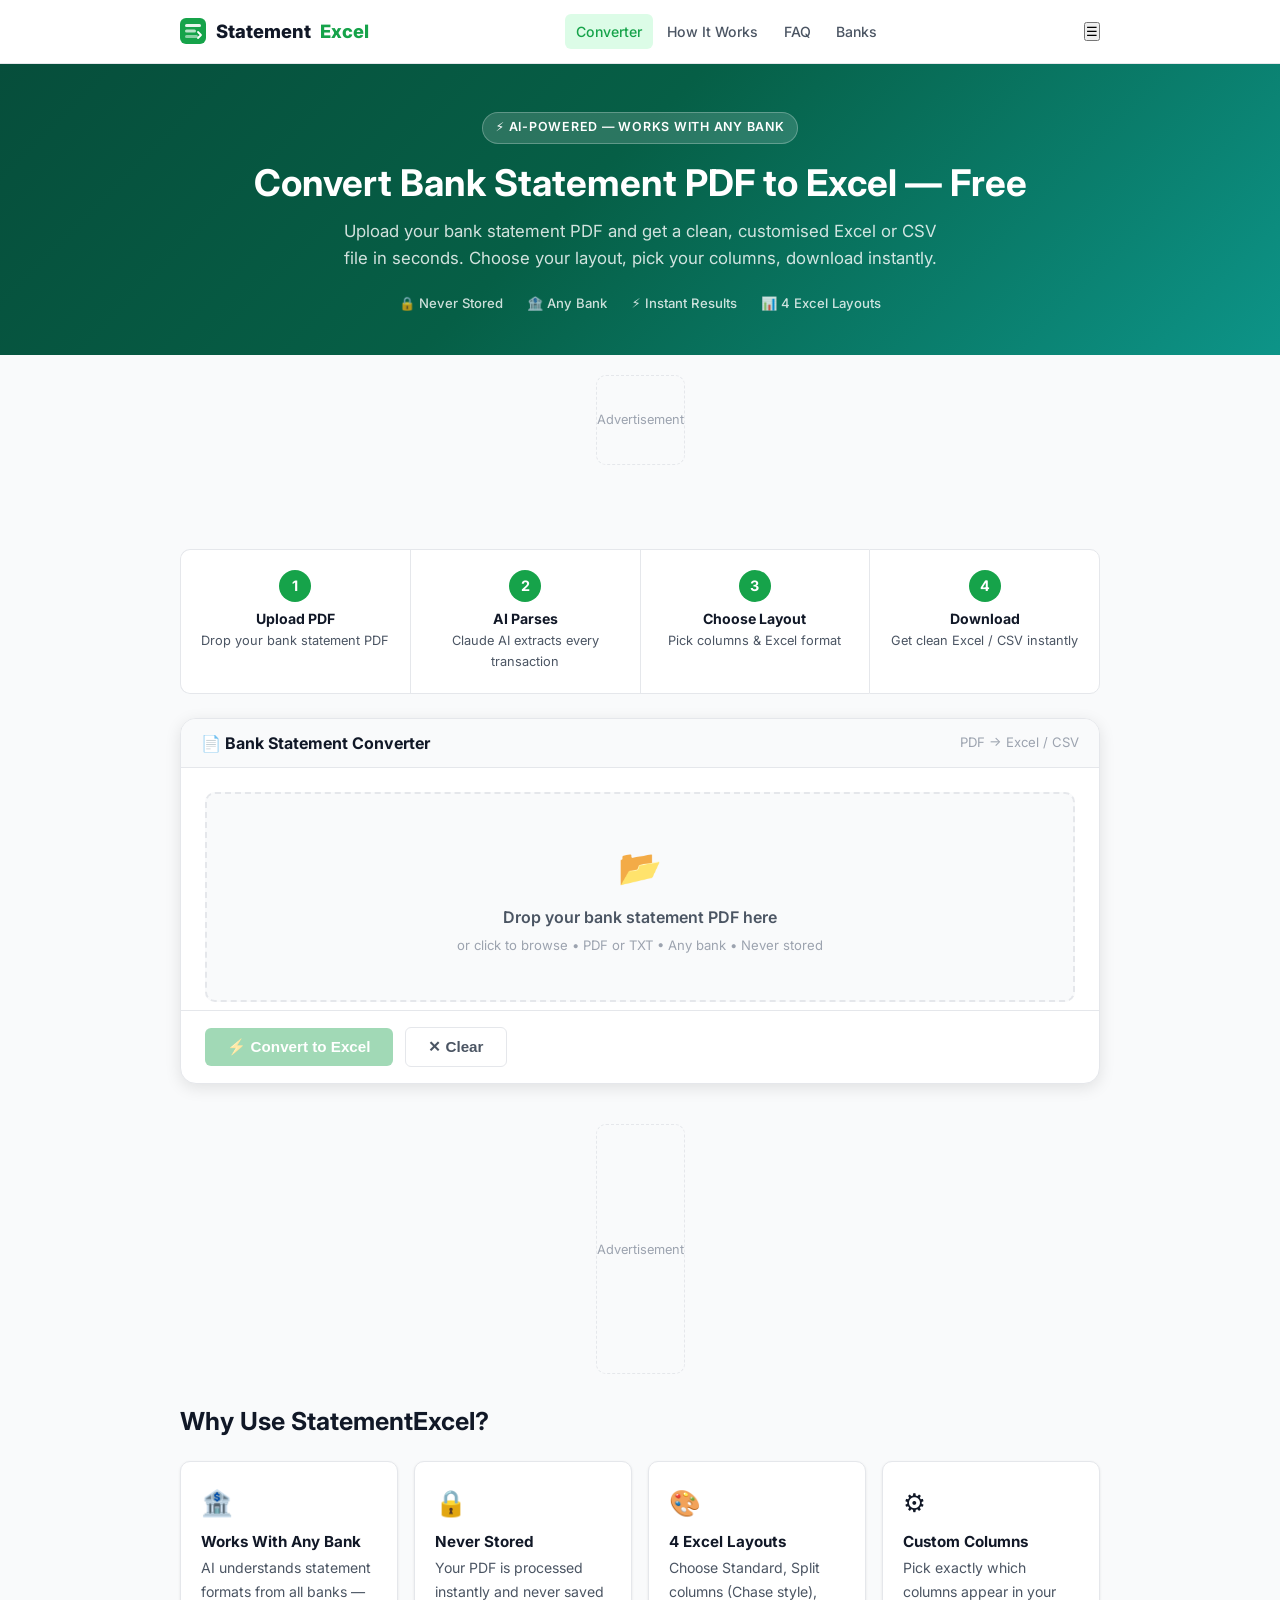
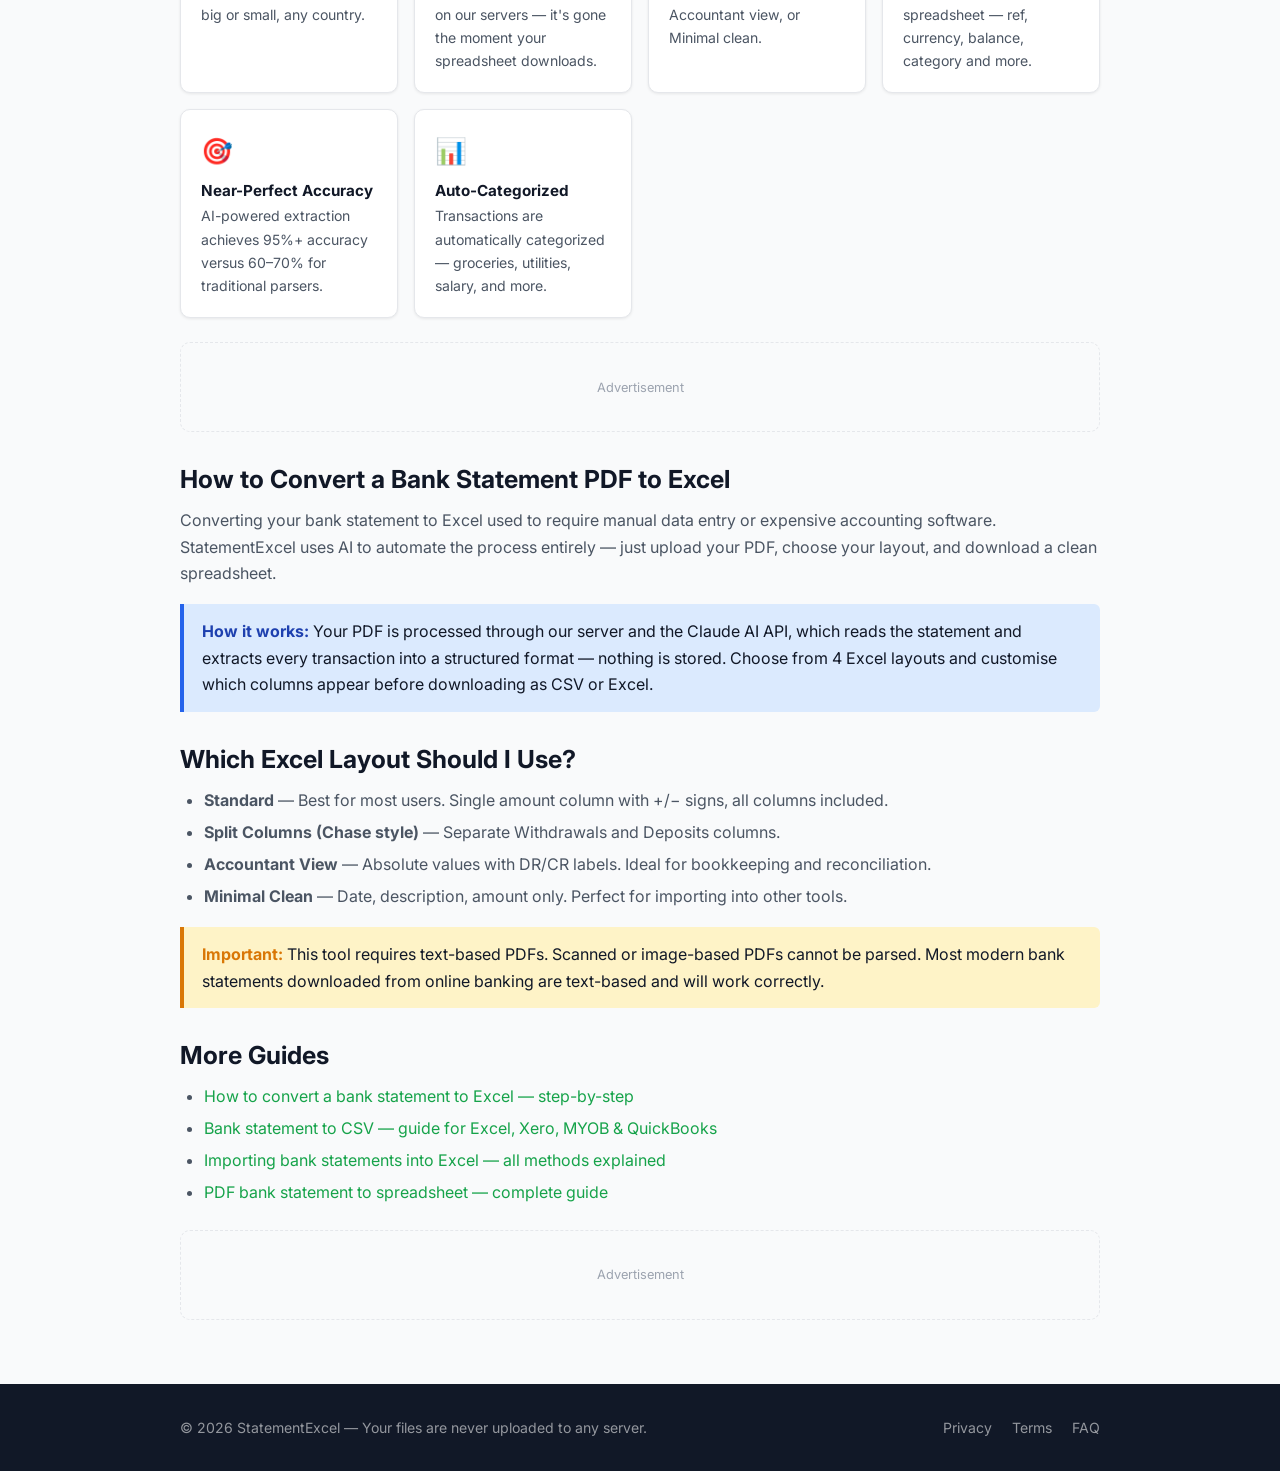
<file: index.html>
<!DOCTYPE html>
<html lang="en">
<head>
  <meta charset="UTF-8">
  <meta name="viewport" content="width=device-width, initial-scale=1.0">
  <title>Bank Statement to Excel Converter — Free Online Tool | StatementExcel</title>
  <meta name="description" content="Convert bank statement PDF to Excel or CSV in seconds. Free online bank statement converter powered by AI. Works with any bank — no uploads to our servers, 100% private.">
  <meta name="keywords" content="bank statement to excel converter, convert bank statement pdf to excel, bank statement converter online free, pdf bank statement to spreadsheet, import bank statement into excel, bank statement csv converter">
  <link rel="canonical" href="https://statementexcel.com/">
  <meta property="og:title" content="Bank Statement to Excel Converter | StatementExcel">
  <meta property="og:description" content="Convert any bank statement PDF to Excel or CSV instantly. AI-powered, works with all banks, 100% private.">
  <meta property="og:type" content="website">
  <meta property="og:url" content="https://statementexcel.com/">
  <meta name="twitter:card" content="summary_large_image">
  <meta name="twitter:title" content="Bank Statement to Excel Converter | StatementExcel">
  <meta name="twitter:description" content="Convert any bank statement PDF to Excel or CSV instantly. AI-powered, works with all banks, 100% private.">
  <script type="application/ld+json">
  {
    "@context": "https://schema.org",
    "@type": "WebApplication",
    "name": "StatementExcel",
    "description": "Free online tool to convert bank statement PDFs to Excel or CSV format using AI.",
    "url": "https://statementexcel.com/",
    "applicationCategory": "FinanceApplication",
    "operatingSystem": "Any",
    "offers": { "@type": "Offer", "price": "0", "priceCurrency": "USD" },
    "featureList": [
      "PDF bank statement to Excel conversion",
      "AI-powered transaction extraction",
      "4 Excel layout options",
      "CSV and JSON export",
      "Works with any bank",
      "Files are never stored on our servers"
    ]
  }
  </script>
  <link rel="preconnect" href="https://fonts.googleapis.com">
  <link rel="preconnect" href="https://fonts.gstatic.com" crossorigin>
  <link href="https://fonts.googleapis.com/css2?family=Inter:wght@400;500;600;700;800&display=swap" rel="stylesheet">
  <link rel="stylesheet" href="css/vars.css">
  <link rel="stylesheet" href="css/base.css">
  <link rel="stylesheet" href="css/layout.css">
  <link rel="stylesheet" href="css/components.css">
  <style>
    /* ── LAYOUT PICKER ── */
    .layout-section { background:var(--bg-white);border:1px solid var(--border);border-radius:var(--radius-lg);box-shadow:var(--shadow);overflow:hidden;margin-bottom:1.25rem; }
    .layout-section-header { background:var(--bg);border-bottom:1px solid var(--border);padding:.65rem 1.25rem;font-weight:700;font-size:.88rem;color:var(--text-secondary);text-transform:uppercase;letter-spacing:.06em; }
    .layout-picker { display:flex;flex-wrap:wrap;gap:.65rem;padding:1rem 1.25rem;border-bottom:1px solid var(--border); }
    .layout-btn { display:flex;flex-direction:column;gap:.25rem;padding:.6rem 1rem;border:2px solid var(--border);border-radius:var(--radius);background:var(--bg-white);cursor:pointer;font-family:var(--font);transition:all .15s;position:relative;min-width:130px; }
    .layout-btn:hover,.layout-btn.active { border-color:var(--primary);background:var(--primary-light); }
    .layout-btn .lb-name { font-weight:700;font-size:.88rem;color:var(--text-primary); }
    .layout-btn .lb-sub { font-size:.75rem;color:var(--text-muted); }
    .layout-btn .lb-badge { position:absolute;top:.4rem;right:.5rem;font-size:.65rem;font-weight:700;background:var(--accent);color:#fff;padding:.1rem .38rem;border-radius:999px; }
    .layout-btn.active .lb-name { color:var(--primary-dark); }
    /* ── CUSTOMISER ── */
    .customiser { padding:1rem 1.25rem;display:grid;grid-template-columns:1fr 1fr 1fr;gap:1rem 2rem; }
    @media(max-width:700px){.customiser{grid-template-columns:1fr 1fr;}}
    @media(max-width:480px){.customiser{grid-template-columns:1fr;}}
    .cust-group { display:flex;flex-direction:column;gap:.1rem; }
    .cust-group-title { font-size:.72rem;text-transform:uppercase;letter-spacing:.07em;color:var(--text-muted);font-weight:700;margin-bottom:.4rem; }
    .cust-check,.cust-radio { display:flex;align-items:center;gap:.5rem;font-size:.88rem;color:var(--text-secondary);cursor:pointer;padding:.15rem 0; }
    .cust-check input[type="checkbox"],.cust-radio input[type="radio"] { accent-color:var(--primary);width:15px;height:15px;cursor:pointer; }
    /* ── PREVIEW HEADER ── */
    .preview-header { display:flex;align-items:center;gap:.75rem;padding:.6rem 1.25rem;background:var(--primary);color:#fff;font-size:.82rem;font-weight:600; }
    .preview-label { font-size:.78rem;opacity:.8;margin-left:auto; }
    /* ── RESULT ACTIONS ── */
    .result-dl-row { display:flex;align-items:center;gap:.65rem;padding:.75rem 1.25rem;border-top:1px solid var(--border);background:var(--bg);flex-wrap:wrap; }
    .result-dl-label { font-size:.82rem;color:var(--text-muted);font-weight:600; }
  </style>
  <!-- Google Analytics -->
  <script async src="https://www.googletagmanager.com/gtag/js?id=G-93N4WFXYE1"></script>
  <script>window.dataLayer=window.dataLayer||[];function gtag(){dataLayer.push(arguments);}gtag('js',new Date());gtag('config','G-93N4WFXYE1');</script>
</head>
<body>

<div id="site-header"></div>

<!-- HERO -->
<section class="hero">
  <div class="container">
    <div class="hero-badge">⚡ AI-Powered — Works With Any Bank</div>
    <h1>Convert Bank Statement PDF to Excel — Free</h1>
    <p>Upload your bank statement PDF and get a clean, customised Excel or CSV file in seconds. Choose your layout, pick your columns, download instantly.</p>
    <div class="hero-trust">
      <span>🔒 Never Stored</span>
      <span>🏦 Any Bank</span>
      <span>⚡ Instant Results</span>
      <span>📊 4 Excel Layouts</span>
    </div>
  </div>
</section>

<!-- AD: leaderboard -->
<div class="container">
  <div class="ad-slot ad-leaderboard">Advertisement</div>
</div>

<main class="main-content">
  <div class="container">

    <!-- HOW IT WORKS -->
    <div class="steps" style="margin-bottom:1.5rem">
      <div class="step"><div class="step-num">1</div><h3>Upload PDF</h3><p>Drop your bank statement PDF</p></div>
      <div class="step"><div class="step-num">2</div><h3>AI Parses</h3><p>Claude AI extracts every transaction</p></div>
      <div class="step"><div class="step-num">3</div><h3>Choose Layout</h3><p>Pick columns &amp; Excel format</p></div>
      <div class="step"><div class="step-num">4</div><h3>Download</h3><p>Get clean Excel / CSV instantly</p></div>
    </div>

    <!-- TOOL CARD -->
    <div class="tool-card">
      <div class="tool-card-header">
        <span class="tool-card-title">📄 Bank Statement Converter</span>
        <span class="tool-card-sub">PDF → Excel / CSV</span>
      </div>

      <!-- Drop zone -->
      <div class="dropzone-wrap">
        <div class="dropzone" id="dropzone">
          <input type="file" id="file-input" accept=".pdf,.txt" style="display:none">
          <div class="dz-icon">📂</div>
          <div class="dz-title">Drop your bank statement PDF here</div>
          <p class="dz-sub">or click to browse &bull; PDF or TXT &bull; Any bank &bull; Never stored</p>
        </div>
      </div>

      <!-- File badge -->
      <div id="file-badge" class="file-badge" style="display:none">
        <span class="file-badge-icon">📄</span>
        <div>
          <div class="file-badge-name" id="badge-name">file.pdf</div>
          <div class="file-badge-size" id="badge-size">0 KB</div>
        </div>
        <button class="file-badge-remove" id="badge-remove" title="Remove">✕</button>
      </div>

      <!-- Controls -->
      <div class="tool-controls">
        <button class="btn btn-primary" id="convert-btn" disabled>⚡ Convert to Excel</button>
        <button class="btn btn-outline" id="clear-btn">✕ Clear</button>
      </div>

      <!-- Progress -->
      <div class="progress-wrap" id="progress-wrap" style="display:none">
        <div class="progress-label">
          <span id="status-msg">Processing…</span>
        </div>
        <div class="progress-bar-bg">
          <div class="progress-bar" id="progress-bar"></div>
        </div>
      </div>

    </div><!-- /tool-card -->

    <!-- LAYOUT PICKER + CUSTOMISER -->
    <div class="layout-section" id="layout-section" style="display:none;margin-top:1.25rem">

      <div class="layout-section-header">Choose Excel Layout</div>

      <div class="layout-picker">
        <button class="layout-btn active" data-layout="standard">
          <span class="lb-name">Layout 1 — Standard</span>
          <span class="lb-sub">All columns, single amount</span>
        </button>
        <button class="layout-btn" data-layout="split">
          <span class="lb-name">Layout 2 — Split Columns</span>
          <span class="lb-sub">Withdrawals &amp; deposits separate</span>
          <span class="lb-badge">Chase style</span>
        </button>
        <button class="layout-btn" data-layout="accountant">
          <span class="lb-name">Layout 3 — Accountant</span>
          <span class="lb-sub">DR/CR absolute values + running total</span>
        </button>
        <button class="layout-btn" data-layout="minimal">
          <span class="lb-name">Layout 4 — Minimal Clean</span>
          <span class="lb-sub">Date, description, amount only</span>
        </button>
      </div>

      <!-- Column customiser -->
      <div class="customiser">
        <div class="cust-group">
          <div class="cust-group-title">Columns to Include</div>
          <label class="cust-check"><input type="checkbox" id="col-ref" checked> Reference / Ref no.</label>
          <label class="cust-check"><input type="checkbox" id="col-currency" checked> Currency</label>
          <label class="cust-check"><input type="checkbox" id="col-balance" checked> Running balance</label>
          <label class="cust-check"><input type="checkbox" id="col-type" checked> Type (debit/credit)</label>
          <label class="cust-check"><input type="checkbox" id="col-category" checked> Category</label>
          <label class="cust-check"><input type="checkbox" id="col-totalsRow" checked> Totals row</label>
          <label class="cust-check"><input type="checkbox" id="col-columnTotals" checked> Show expenses &amp; deposits totals</label>
        </div>
        <div class="cust-group">
          <div class="cust-group-title">Amount Display</div>
          <label class="cust-radio"><input type="radio" name="amountDisplay" value="single" checked> Single amount column (+/−)</label>
          <label class="cust-radio"><input type="radio" name="amountDisplay" value="split"> Split: withdrawals &amp; deposits separate</label>
          <label class="cust-radio"><input type="radio" name="amountDisplay" value="absolute"> Absolute value + DR/CR column</label>
        </div>
        <div class="cust-group">
          <div class="cust-group-title">Totals Display</div>
          <label class="cust-radio"><input type="radio" name="totalsDisplay" value="footer" checked> Footer totals row</label>
          <label class="cust-radio"><input type="radio" name="totalsDisplay" value="stats"> Summary stats bar</label>
          <label class="cust-radio"><input type="radio" name="totalsDisplay" value="both"> Both</label>
        </div>
      </div>

      <!-- Live preview header -->
      <div class="preview-header">
        <span>📊</span>
        <span id="preview-layout-name">Layout 1 — Standard</span>
        <span class="preview-label" id="preview-info">preview</span>
      </div>

      <!-- Results table -->
      <div class="result-panel" id="result-panel" style="display:none">
        <div class="result-header">
          <span class="result-title">✅ Transactions Extracted</span>
          <span class="result-count" id="result-count">0 transactions</span>
        </div>
        <div class="result-table-wrap">
          <table class="result-table">
            <thead></thead>
            <tbody id="result-body"></tbody>
          </table>
        </div>

        <!-- Summary bar -->
        <div class="summary-bar" id="summary-bar">
          <div class="sum-item"><span class="sum-label">Transactions</span><span class="sum-value" id="sum-count">0</span></div>
          <div class="sum-item"><span class="sum-label">Total Income</span><span class="sum-value pos" id="sum-income">$0.00</span></div>
          <div class="sum-item"><span class="sum-label">Total Expenses</span><span class="sum-value neg" id="sum-expenses">$0.00</span></div>
          <div class="sum-item"><span class="sum-label">Net</span><span class="sum-value" id="sum-net">$0.00</span></div>
        </div>

        <!-- Download row -->
        <div class="result-dl-row">
          <span class="result-dl-label">Download as:</span>
          <button class="btn btn-primary btn-sm" id="dl-csv">↓ CSV (Excel compatible)</button>
          <button class="btn btn-success btn-sm" id="dl-excel">↓ Excel (CSV)</button>
          <button class="btn btn-outline btn-sm" id="dl-json">↓ JSON</button>
        </div>
      </div>

    </div><!-- /layout-section -->

    <!-- AD: rectangle -->
    <div style="display:flex;justify-content:center;margin-top:1rem">
      <div class="ad-slot ad-rectangle">Advertisement</div>
    </div>

    <!-- FEATURES -->
    <h2 class="section-title" style="margin-bottom:1rem;margin-top:.5rem">Why Use StatementExcel?</h2>
    <div class="feature-grid">
      <div class="feature-card"><div class="feature-icon">🏦</div><h3>Works With Any Bank</h3><p>AI understands statement formats from all banks — big or small, any country.</p></div>
      <div class="feature-card"><div class="feature-icon">🔒</div><h3>Never Stored</h3><p>Your PDF is processed instantly and never saved on our servers — it's gone the moment your spreadsheet downloads.</p></div>
      <div class="feature-card"><div class="feature-icon">🎨</div><h3>4 Excel Layouts</h3><p>Choose Standard, Split columns (Chase style), Accountant view, or Minimal clean.</p></div>
      <div class="feature-card"><div class="feature-icon">⚙️</div><h3>Custom Columns</h3><p>Pick exactly which columns appear in your spreadsheet — ref, currency, balance, category and more.</p></div>
      <div class="feature-card"><div class="feature-icon">🎯</div><h3>Near-Perfect Accuracy</h3><p>AI-powered extraction achieves 95%+ accuracy versus 60–70% for traditional parsers.</p></div>
      <div class="feature-card"><div class="feature-icon">📊</div><h3>Auto-Categorized</h3><p>Transactions are automatically categorized — groceries, utilities, salary, and more.</p></div>
    </div>

    <div class="ad-slot ad-banner">Advertisement</div>

    <!-- SEO CONTENT -->
    <article class="prose">
      <h2>How to Convert a Bank Statement PDF to Excel</h2>
      <p>Converting your bank statement to Excel used to require manual data entry or expensive accounting software. StatementExcel uses AI to automate the process entirely — just upload your PDF, choose your layout, and download a clean spreadsheet.</p>

      <div class="callout callout-blue">
        <strong>How it works:</strong> Your PDF is processed through our server and the Claude AI API, which reads the statement and extracts every transaction into a structured format — nothing is stored. Choose from 4 Excel layouts and customise which columns appear before downloading as CSV or Excel.
      </div>

      <h2>Which Excel Layout Should I Use?</h2>
      <ul>
        <li><strong>Standard</strong> — Best for most users. Single amount column with +/− signs, all columns included.</li>
        <li><strong>Split Columns (Chase style)</strong> — Separate Withdrawals and Deposits columns.</li>
        <li><strong>Accountant View</strong> — Absolute values with DR/CR labels. Ideal for bookkeeping and reconciliation.</li>
        <li><strong>Minimal Clean</strong> — Date, description, amount only. Perfect for importing into other tools.</li>
      </ul>

      <div class="callout callout-yellow">
        <strong>Important:</strong> This tool requires text-based PDFs. Scanned or image-based PDFs cannot be parsed. Most modern bank statements downloaded from online banking are text-based and will work correctly.
      </div>

      <h2>More Guides</h2>
      <ul>
        <li><a href="seo/convert-bank-statement-to-excel.html">How to convert a bank statement to Excel — step-by-step</a></li>
        <li><a href="seo/bank-statement-to-csv.html">Bank statement to CSV — guide for Excel, Xero, MYOB &amp; QuickBooks</a></li>
        <li><a href="seo/import-bank-statement-into-excel.html">Importing bank statements into Excel — all methods explained</a></li>
        <li><a href="seo/pdf-bank-statement-to-spreadsheet.html">PDF bank statement to spreadsheet — complete guide</a></li>
      </ul>
    </article>

    <div class="ad-slot ad-banner">Advertisement</div>

  </div>
</main>

<div id="site-footer"></div>

<script src="js/utils.js"></script>
<script src="js/converter.js"></script>
<script src="js/layout.js"></script>

</body>
</html>
</file>
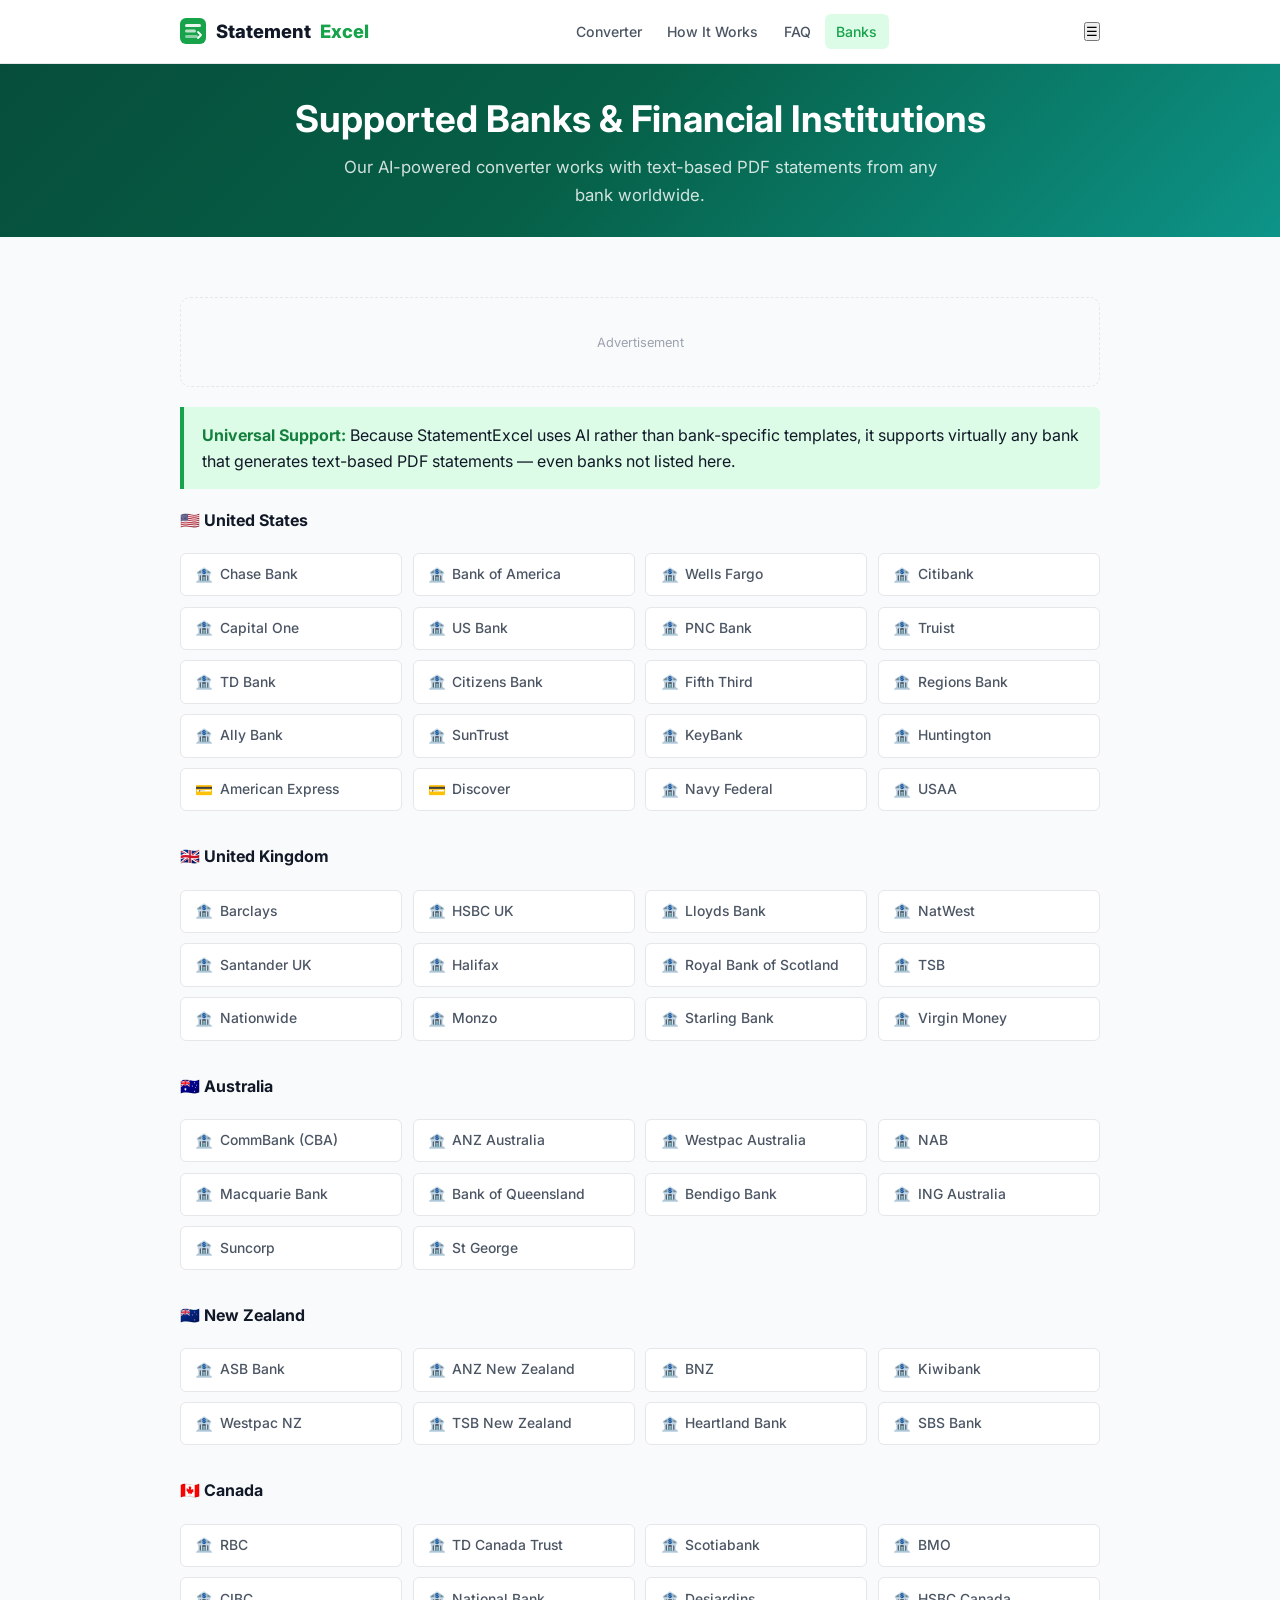
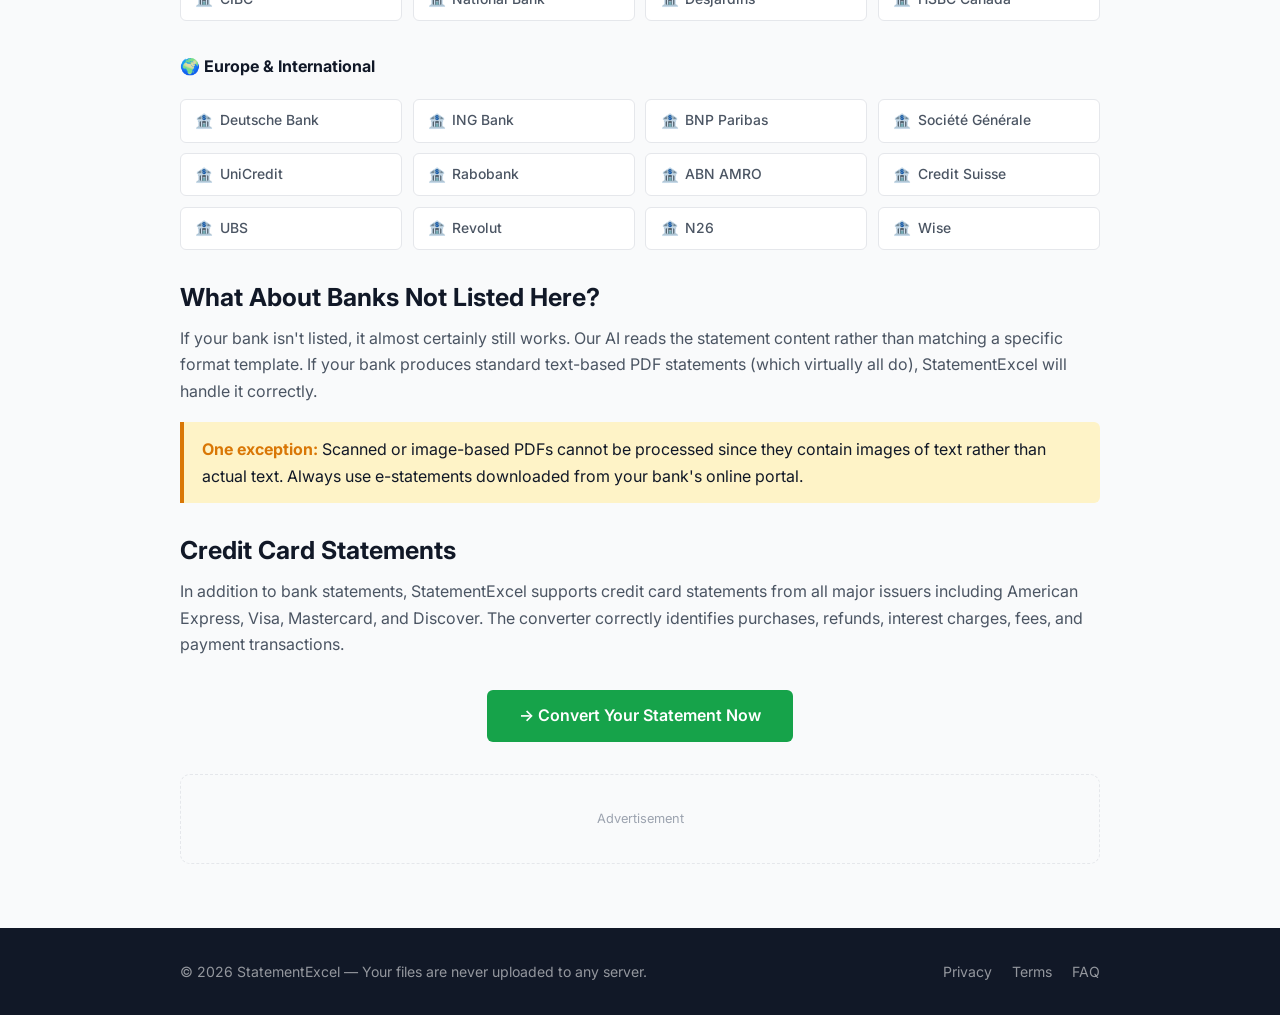
<file: pages/banks.html>
﻿<!DOCTYPE html>
<html lang="en">
<head>
  <meta charset="UTF-8">
  <meta name="viewport" content="width=device-width, initial-scale=1.0">
  <title>Supported Banks — Convert Any Bank Statement to Excel | StatementExcel</title>
  <meta name="description" content="StatementExcel supports bank statements from all major banks worldwide. Convert Chase, Bank of America, Wells Fargo, Barclays, ANZ, and hundreds more to Excel or CSV.">
  <meta name="keywords" content="chase bank statement to excel, bank of america statement converter, wells fargo pdf to csv, barclays statement to excel, ANZ statement converter, convert any bank statement to excel, supported banks statement converter">
  <link rel="canonical" href="https://yourdomain.com/pages/banks.html">
  <link rel="preconnect" href="https://fonts.googleapis.com">
  <link rel="preconnect" href="https://fonts.gstatic.com" crossorigin>
  <link href="https://fonts.googleapis.com/css2?family=Inter:wght@400;500;600;700;800&display=swap" rel="stylesheet">
  <link rel="stylesheet" href="../css/vars.css">
  <link rel="stylesheet" href="../css/base.css">
  <link rel="stylesheet" href="../css/layout.css">
  <link rel="stylesheet" href="../css/components.css">
  <style>
    .bank-grid { display: grid; grid-template-columns: repeat(auto-fill, minmax(180px, 1fr)); gap: .65rem; margin: 1.25rem 0; }
    .bank-chip {
      background: var(--bg-white); border: 1px solid var(--border);
      border-radius: var(--radius-sm); padding: .55rem .9rem;
      font-size: .87rem; font-weight: 500; color: var(--text-secondary);
      display: flex; align-items: center; gap: .4rem;
    }
    .bank-chip span { font-size: .9rem; }
    .country-section { margin-bottom: 2rem; }
    .country-title { font-size: 1rem; font-weight: 700; margin-bottom: .75rem; color: var(--text-primary); display: flex; align-items: center; gap: .5rem; }
  </style>
<!-- Google Analytics -->
<script async src="https://www.googletagmanager.com/gtag/js?id=G-93N4WFXYE1"></script>
<script>
  window.dataLayer = window.dataLayer || [];
  function gtag(){dataLayer.push(arguments);}
  gtag('js', new Date());
  gtag('config', 'G-93N4WFXYE1');
</script>
</head>
<body>
<div id="site-header"></div>

<section class="hero" style="padding:2rem 0 1.75rem">
  <div class="container">
    <h1>Supported Banks &amp; Financial Institutions</h1>
    <p>Our AI-powered converter works with text-based PDF statements from any bank worldwide.</p>
  </div>
</section>

<main class="main-content">
  <div class="container">
    <div class="ad-slot ad-leaderboard">Advertisement</div>

    <article class="prose">
      <div class="callout callout-green">
        <strong>Universal Support:</strong> Because StatementExcel uses AI rather than bank-specific templates, it supports virtually any bank that generates text-based PDF statements — even banks not listed here.
      </div>

      <div class="country-section">
        <div class="country-title">🇺🇸 United States</div>
        <div class="bank-grid">
          <div class="bank-chip"><span>🏦</span> Chase Bank</div>
          <div class="bank-chip"><span>🏦</span> Bank of America</div>
          <div class="bank-chip"><span>🏦</span> Wells Fargo</div>
          <div class="bank-chip"><span>🏦</span> Citibank</div>
          <div class="bank-chip"><span>🏦</span> Capital One</div>
          <div class="bank-chip"><span>🏦</span> US Bank</div>
          <div class="bank-chip"><span>🏦</span> PNC Bank</div>
          <div class="bank-chip"><span>🏦</span> Truist</div>
          <div class="bank-chip"><span>🏦</span> TD Bank</div>
          <div class="bank-chip"><span>🏦</span> Citizens Bank</div>
          <div class="bank-chip"><span>🏦</span> Fifth Third</div>
          <div class="bank-chip"><span>🏦</span> Regions Bank</div>
          <div class="bank-chip"><span>🏦</span> Ally Bank</div>
          <div class="bank-chip"><span>🏦</span> SunTrust</div>
          <div class="bank-chip"><span>🏦</span> KeyBank</div>
          <div class="bank-chip"><span>🏦</span> Huntington</div>
          <div class="bank-chip"><span>💳</span> American Express</div>
          <div class="bank-chip"><span>💳</span> Discover</div>
          <div class="bank-chip"><span>🏦</span> Navy Federal</div>
          <div class="bank-chip"><span>🏦</span> USAA</div>
        </div>
      </div>

      <div class="country-section">
        <div class="country-title">🇬🇧 United Kingdom</div>
        <div class="bank-grid">
          <div class="bank-chip"><span>🏦</span> Barclays</div>
          <div class="bank-chip"><span>🏦</span> HSBC UK</div>
          <div class="bank-chip"><span>🏦</span> Lloyds Bank</div>
          <div class="bank-chip"><span>🏦</span> NatWest</div>
          <div class="bank-chip"><span>🏦</span> Santander UK</div>
          <div class="bank-chip"><span>🏦</span> Halifax</div>
          <div class="bank-chip"><span>🏦</span> Royal Bank of Scotland</div>
          <div class="bank-chip"><span>🏦</span> TSB</div>
          <div class="bank-chip"><span>🏦</span> Nationwide</div>
          <div class="bank-chip"><span>🏦</span> Monzo</div>
          <div class="bank-chip"><span>🏦</span> Starling Bank</div>
          <div class="bank-chip"><span>🏦</span> Virgin Money</div>
        </div>
      </div>

      <div class="country-section">
        <div class="country-title">🇦🇺 Australia</div>
        <div class="bank-grid">
          <div class="bank-chip"><span>🏦</span> CommBank (CBA)</div>
          <div class="bank-chip"><span>🏦</span> ANZ Australia</div>
          <div class="bank-chip"><span>🏦</span> Westpac Australia</div>
          <div class="bank-chip"><span>🏦</span> NAB</div>
          <div class="bank-chip"><span>🏦</span> Macquarie Bank</div>
          <div class="bank-chip"><span>🏦</span> Bank of Queensland</div>
          <div class="bank-chip"><span>🏦</span> Bendigo Bank</div>
          <div class="bank-chip"><span>🏦</span> ING Australia</div>
          <div class="bank-chip"><span>🏦</span> Suncorp</div>
          <div class="bank-chip"><span>🏦</span> St George</div>
        </div>
      </div>

      <div class="country-section">
        <div class="country-title">🇳🇿 New Zealand</div>
        <div class="bank-grid">
          <div class="bank-chip"><span>🏦</span> ASB Bank</div>
          <div class="bank-chip"><span>🏦</span> ANZ New Zealand</div>
          <div class="bank-chip"><span>🏦</span> BNZ</div>
          <div class="bank-chip"><span>🏦</span> Kiwibank</div>
          <div class="bank-chip"><span>🏦</span> Westpac NZ</div>
          <div class="bank-chip"><span>🏦</span> TSB New Zealand</div>
          <div class="bank-chip"><span>🏦</span> Heartland Bank</div>
          <div class="bank-chip"><span>🏦</span> SBS Bank</div>
        </div>
      </div>

      <div class="country-section">
        <div class="country-title">🇨🇦 Canada</div>
        <div class="bank-grid">
          <div class="bank-chip"><span>🏦</span> RBC</div>
          <div class="bank-chip"><span>🏦</span> TD Canada Trust</div>
          <div class="bank-chip"><span>🏦</span> Scotiabank</div>
          <div class="bank-chip"><span>🏦</span> BMO</div>
          <div class="bank-chip"><span>🏦</span> CIBC</div>
          <div class="bank-chip"><span>🏦</span> National Bank</div>
          <div class="bank-chip"><span>🏦</span> Desjardins</div>
          <div class="bank-chip"><span>🏦</span> HSBC Canada</div>
        </div>
      </div>

      <div class="country-section">
        <div class="country-title">🌍 Europe &amp; International</div>
        <div class="bank-grid">
          <div class="bank-chip"><span>🏦</span> Deutsche Bank</div>
          <div class="bank-chip"><span>🏦</span> ING Bank</div>
          <div class="bank-chip"><span>🏦</span> BNP Paribas</div>
          <div class="bank-chip"><span>🏦</span> Société Générale</div>
          <div class="bank-chip"><span>🏦</span> UniCredit</div>
          <div class="bank-chip"><span>🏦</span> Rabobank</div>
          <div class="bank-chip"><span>🏦</span> ABN AMRO</div>
          <div class="bank-chip"><span>🏦</span> Credit Suisse</div>
          <div class="bank-chip"><span>🏦</span> UBS</div>
          <div class="bank-chip"><span>🏦</span> Revolut</div>
          <div class="bank-chip"><span>🏦</span> N26</div>
          <div class="bank-chip"><span>🏦</span> Wise</div>
        </div>
      </div>

      <h2>What About Banks Not Listed Here?</h2>
      <p>If your bank isn't listed, it almost certainly still works. Our AI reads the statement content rather than matching a specific format template. If your bank produces standard text-based PDF statements (which virtually all do), StatementExcel will handle it correctly.</p>

      <div class="callout callout-yellow">
        <strong>One exception:</strong> Scanned or image-based PDFs cannot be processed since they contain images of text rather than actual text. Always use e-statements downloaded from your bank's online portal.
      </div>

      <h2>Credit Card Statements</h2>
      <p>In addition to bank statements, StatementExcel supports credit card statements from all major issuers including American Express, Visa, Mastercard, and Discover. The converter correctly identifies purchases, refunds, interest charges, fees, and payment transactions.</p>

      <div style="text-align:center;margin:2rem 0">
        <a href="../index.html" class="btn btn-primary" style="font-size:1rem;padding:.8rem 2rem">→ Convert Your Statement Now</a>
      </div>
    </article>

    <div class="ad-slot ad-banner">Advertisement</div>
  </div>
</main>

<div id="site-footer"></div>
<script src="../js/utils.js"></script>
<script src="../js/layout.js"></script>
</body>
</html>
</file>
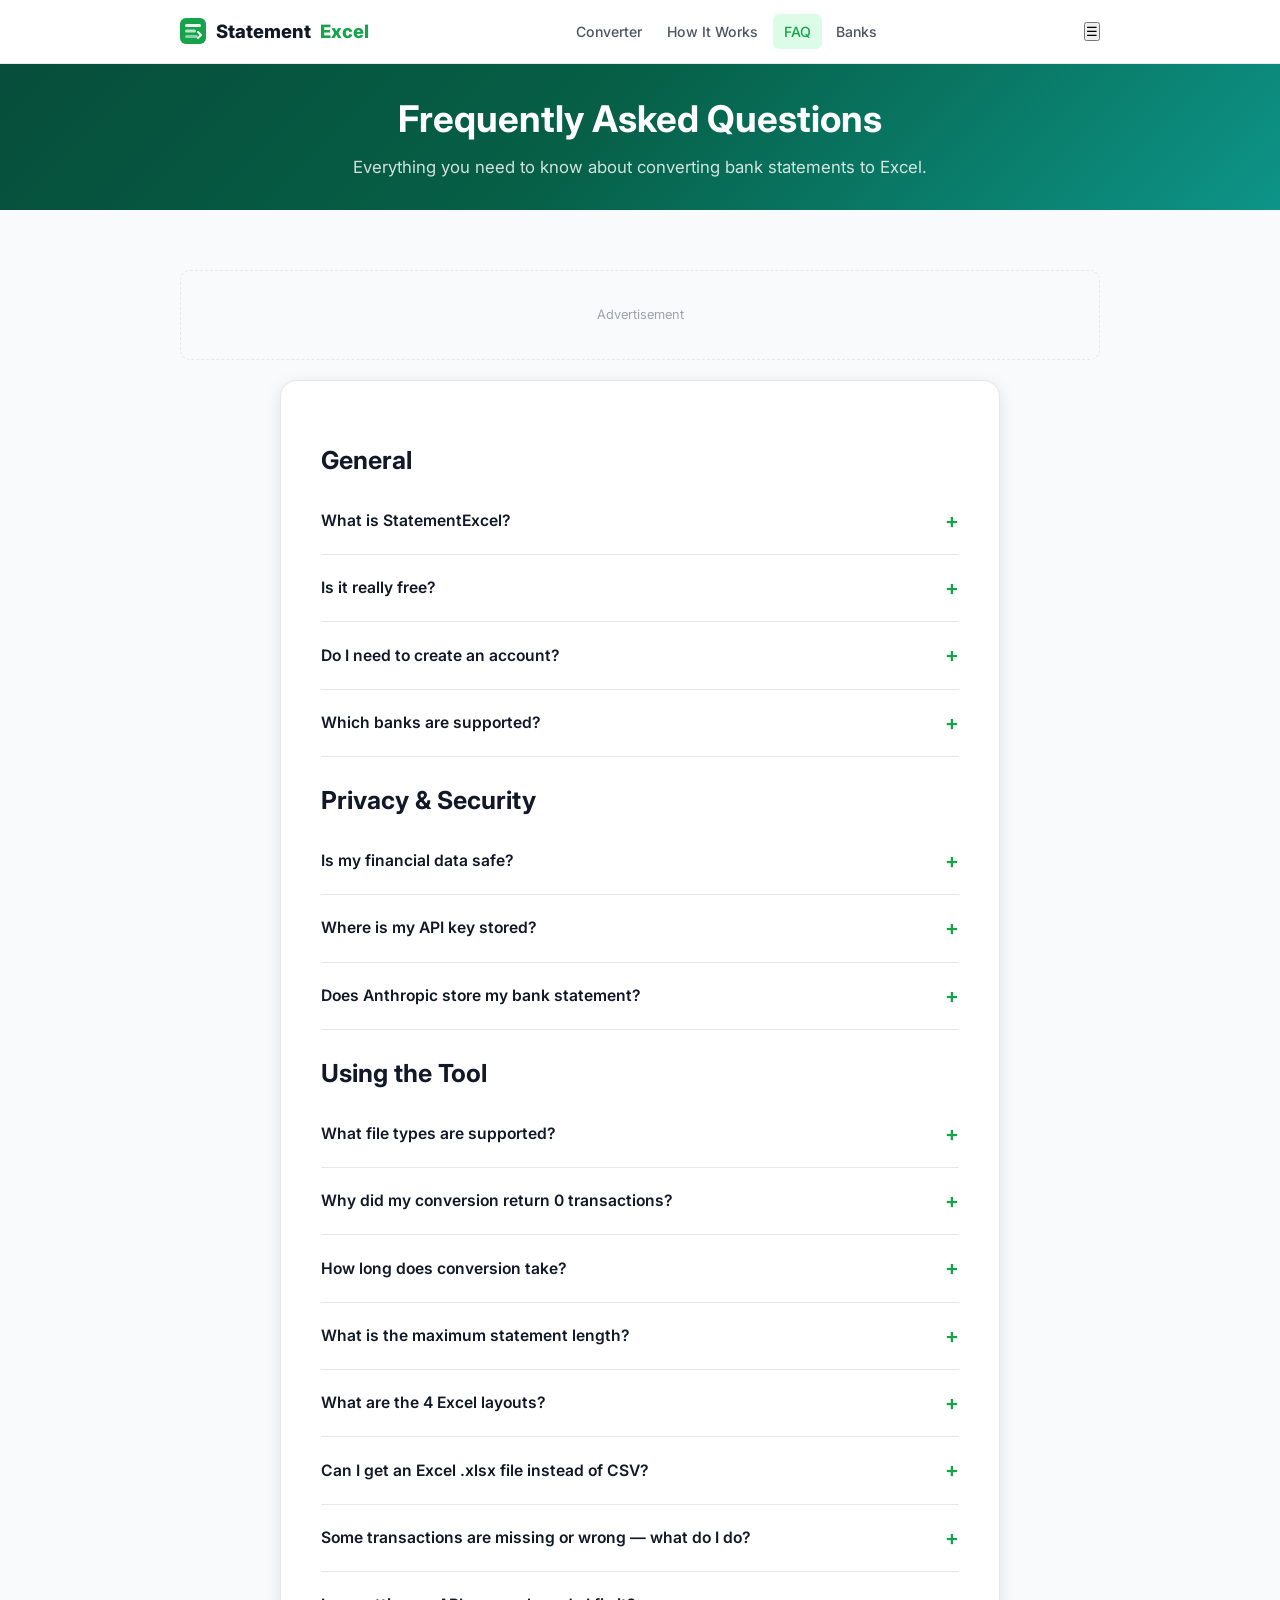
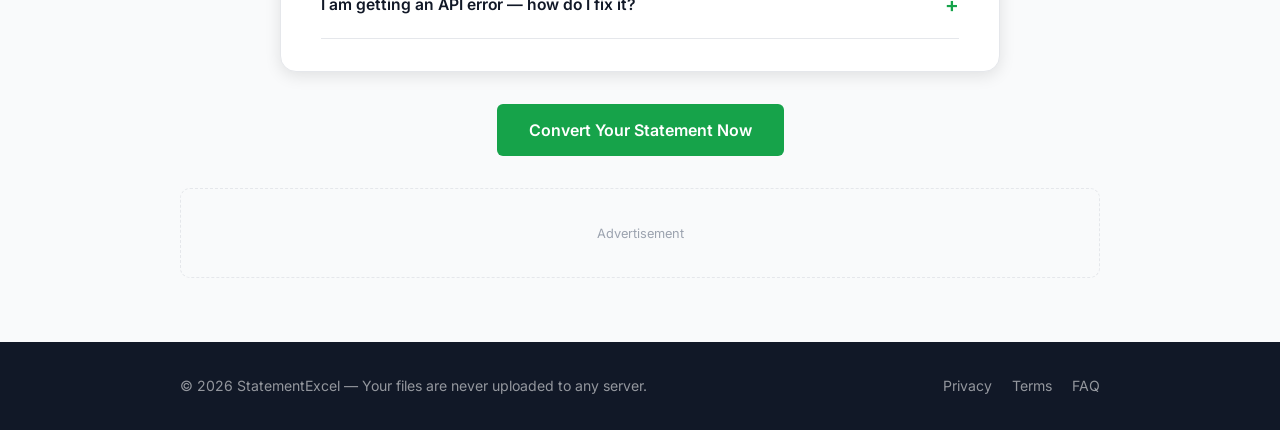
<file: pages/faq.html>
﻿<!DOCTYPE html>
<html lang="en">
<head>
  <meta charset="UTF-8">
  <meta name="viewport" content="width=device-width, initial-scale=1.0">
  <title>FAQ — Bank Statement to Excel Converter | StatementExcel</title>
  <meta name="description" content="Frequently asked questions about StatementExcel. Learn how to convert bank statement PDFs to Excel, which banks are supported, how your data is kept private, and more.">
  <meta name="keywords" content="bank statement converter FAQ, bank statement to excel questions, pdf to csv help, statementexcel faq, bank statement converter how it works">
  <link rel="canonical" href="https://yourdomain.com/pages/faq.html">
  <link rel="preconnect" href="https://fonts.googleapis.com">
  <link rel="preconnect" href="https://fonts.gstatic.com" crossorigin>
  <link href="https://fonts.googleapis.com/css2?family=Inter:wght@400;500;600;700;800&display=swap" rel="stylesheet">
  <link rel="stylesheet" href="../css/vars.css">
  <link rel="stylesheet" href="../css/base.css">
  <link rel="stylesheet" href="../css/layout.css">
  <link rel="stylesheet" href="../css/components.css">
<!-- Google Analytics -->
<script async src="https://www.googletagmanager.com/gtag/js?id=G-93N4WFXYE1"></script>
<script>
  window.dataLayer = window.dataLayer || [];
  function gtag(){dataLayer.push(arguments);}
  gtag('js', new Date());
  gtag('config', 'G-93N4WFXYE1');
</script>
</head>
<body>
<div id="site-header"></div>

<section class="hero" style="padding:2rem 0 1.75rem">
  <div class="container">
    <h1>Frequently Asked Questions</h1>
    <p>Everything you need to know about converting bank statements to Excel.</p>
  </div>
</section>

<main class="main-content">
  <div class="container">

    <div class="ad-slot ad-leaderboard">Advertisement</div>

    <div class="tool-card" style="padding:2rem 2.5rem;max-width:720px;margin:0 auto">
      <article class="prose">

        <h2>General</h2>

        <div class="faq-item">
          <div class="faq-q">What is StatementExcel?</div>
          <div class="faq-a"><p>StatementExcel is a free browser-based tool that converts bank statement PDFs into clean Excel or CSV spreadsheets using AI. It works with any bank, requires no sign-up, and your files never leave your device.</p></div>
        </div>

        <div class="faq-item">
          <div class="faq-q">Is it really free?</div>
          <div class="faq-a"><p>Yes — StatementExcel itself is completely free. The only cost is the Claude AI API usage billed directly to your Anthropic account. New Anthropic accounts receive free credits worth roughly $5–10, enough to convert dozens of statements.</p></div>
        </div>

        <div class="faq-item">
          <div class="faq-q">Do I need to create an account?</div>
          <div class="faq-a"><p>No account is needed for StatementExcel. You only need a free Claude API key from <a href="https://console.anthropic.com" target="_blank" rel="noopener">console.anthropic.com</a>, which is saved locally in your browser.</p></div>
        </div>

        <div class="faq-item">
          <div class="faq-q">Which banks are supported?</div>
          <div class="faq-a"><p>All banks that produce text-based PDF statements are supported — Chase, Bank of America, Wells Fargo, Barclays, ANZ, CommBank, and hundreds more worldwide. See the full <a href="banks.html">supported banks list</a>. If your bank isn't listed it almost certainly still works.</p></div>
        </div>

        <h2 style="margin-top:1.75rem">Privacy &amp; Security</h2>

        <div class="faq-item">
          <div class="faq-q">Is my financial data safe?</div>
          <div class="faq-a"><p>Yes. Your PDF is sent directly from your browser to the Anthropic Claude API using your personal API key. StatementExcel never receives, stores, or logs your financial data at any point. We have no server that touches your files.</p></div>
        </div>

        <div class="faq-item">
          <div class="faq-q">Where is my API key stored?</div>
          <div class="faq-a"><p>Your Claude API key is stored only in your browser's localStorage. It is never sent to StatementExcel servers — only to Anthropic directly when making API calls.</p></div>
        </div>

        <div class="faq-item">
          <div class="faq-q">Does Anthropic store my bank statement?</div>
          <div class="faq-a"><p>Anthropic processes your document via their API and discards it according to their data retention policies. Review <a href="https://www.anthropic.com/privacy" target="_blank" rel="noopener">Anthropic's privacy policy</a> for full details.</p></div>
        </div>

        <h2 style="margin-top:1.75rem">Using the Tool</h2>

        <div class="faq-item">
          <div class="faq-q">What file types are supported?</div>
          <div class="faq-a"><p>Text-based PDF files (.pdf) and plain text files (.txt). Most e-statements downloaded directly from your bank's online portal are text-based and will work correctly.</p></div>
        </div>

        <div class="faq-item">
          <div class="faq-q">Why did my conversion return 0 transactions?</div>
          <div class="faq-a"><p>Your PDF is likely image-based (scanned) rather than text-based. Try selecting text in the PDF — if you can't highlight any, it's a scanned image. Contact your bank and request a digital e-statement instead.</p></div>
        </div>

        <div class="faq-item">
          <div class="faq-q">How long does conversion take?</div>
          <div class="faq-a"><p>Typically 15–45 seconds depending on statement length and Anthropic API response time. Longer statements with many transactions may take up to 90 seconds.</p></div>
        </div>

        <div class="faq-item">
          <div class="faq-q">What is the maximum statement length?</div>
          <div class="faq-a"><p>Statements up to approximately 40 pages work reliably. Longer statements may hit API token limits — split them into monthly segments and convert each separately.</p></div>
        </div>

        <div class="faq-item">
          <div class="faq-q">What are the 4 Excel layouts?</div>
          <div class="faq-a">
            <ul>
              <li><strong>Standard</strong> — Single amount column with +/- signs. Best for most users.</li>
              <li><strong>Split Columns</strong> — Separate Withdrawals and Deposits columns (Chase style).</li>
              <li><strong>Accountant View</strong> — Absolute values with DR/CR labels, running balance. Ideal for bookkeeping.</li>
              <li><strong>Minimal Clean</strong> — Date, description, amount only. Best for importing into other tools.</li>
            </ul>
          </div>
        </div>

        <div class="faq-item">
          <div class="faq-q">Can I get an Excel .xlsx file instead of CSV?</div>
          <div class="faq-a"><p>The download is a CSV file, which opens directly in Microsoft Excel, Google Sheets, and Numbers. CSV is universally compatible with all spreadsheet software. Simply double-click the file to open it in Excel.</p></div>
        </div>

        <div class="faq-item">
          <div class="faq-q">Some transactions are missing or wrong — what do I do?</div>
          <div class="faq-a"><p>AI extraction achieves 95%+ accuracy but is not perfect. Always verify the extracted data against your original statement before using it for financial or tax purposes. Unusual statement layouts may occasionally cause errors.</p></div>
        </div>

        <div class="faq-item">
          <div class="faq-q">I am getting an API error — how do I fix it?</div>
          <div class="faq-a">
            <ul>
              <li>Check your API key is correct and starts with <code>sk-ant-</code></li>
              <li>Check you have credits remaining at <a href="https://console.anthropic.com" target="_blank" rel="noopener">console.anthropic.com</a></li>
              <li>Try a shorter statement if the file is very large</li>
              <li>Wait a moment and try again — occasional API timeouts resolve themselves</li>
            </ul>
          </div>
        </div>

      </article>
    </div>

    <div style="text-align:center;margin:2rem 0">
      <a href="../index.html" class="btn btn-primary" style="font-size:1rem;padding:.8rem 2rem">Convert Your Statement Now</a>
    </div>

    <div class="ad-slot ad-banner">Advertisement</div>

  </div>
</main>

<div id="site-footer"></div>
<script src="../js/utils.js"></script>
<script src="../js/layout.js"></script>
</body>
</html>
</file>
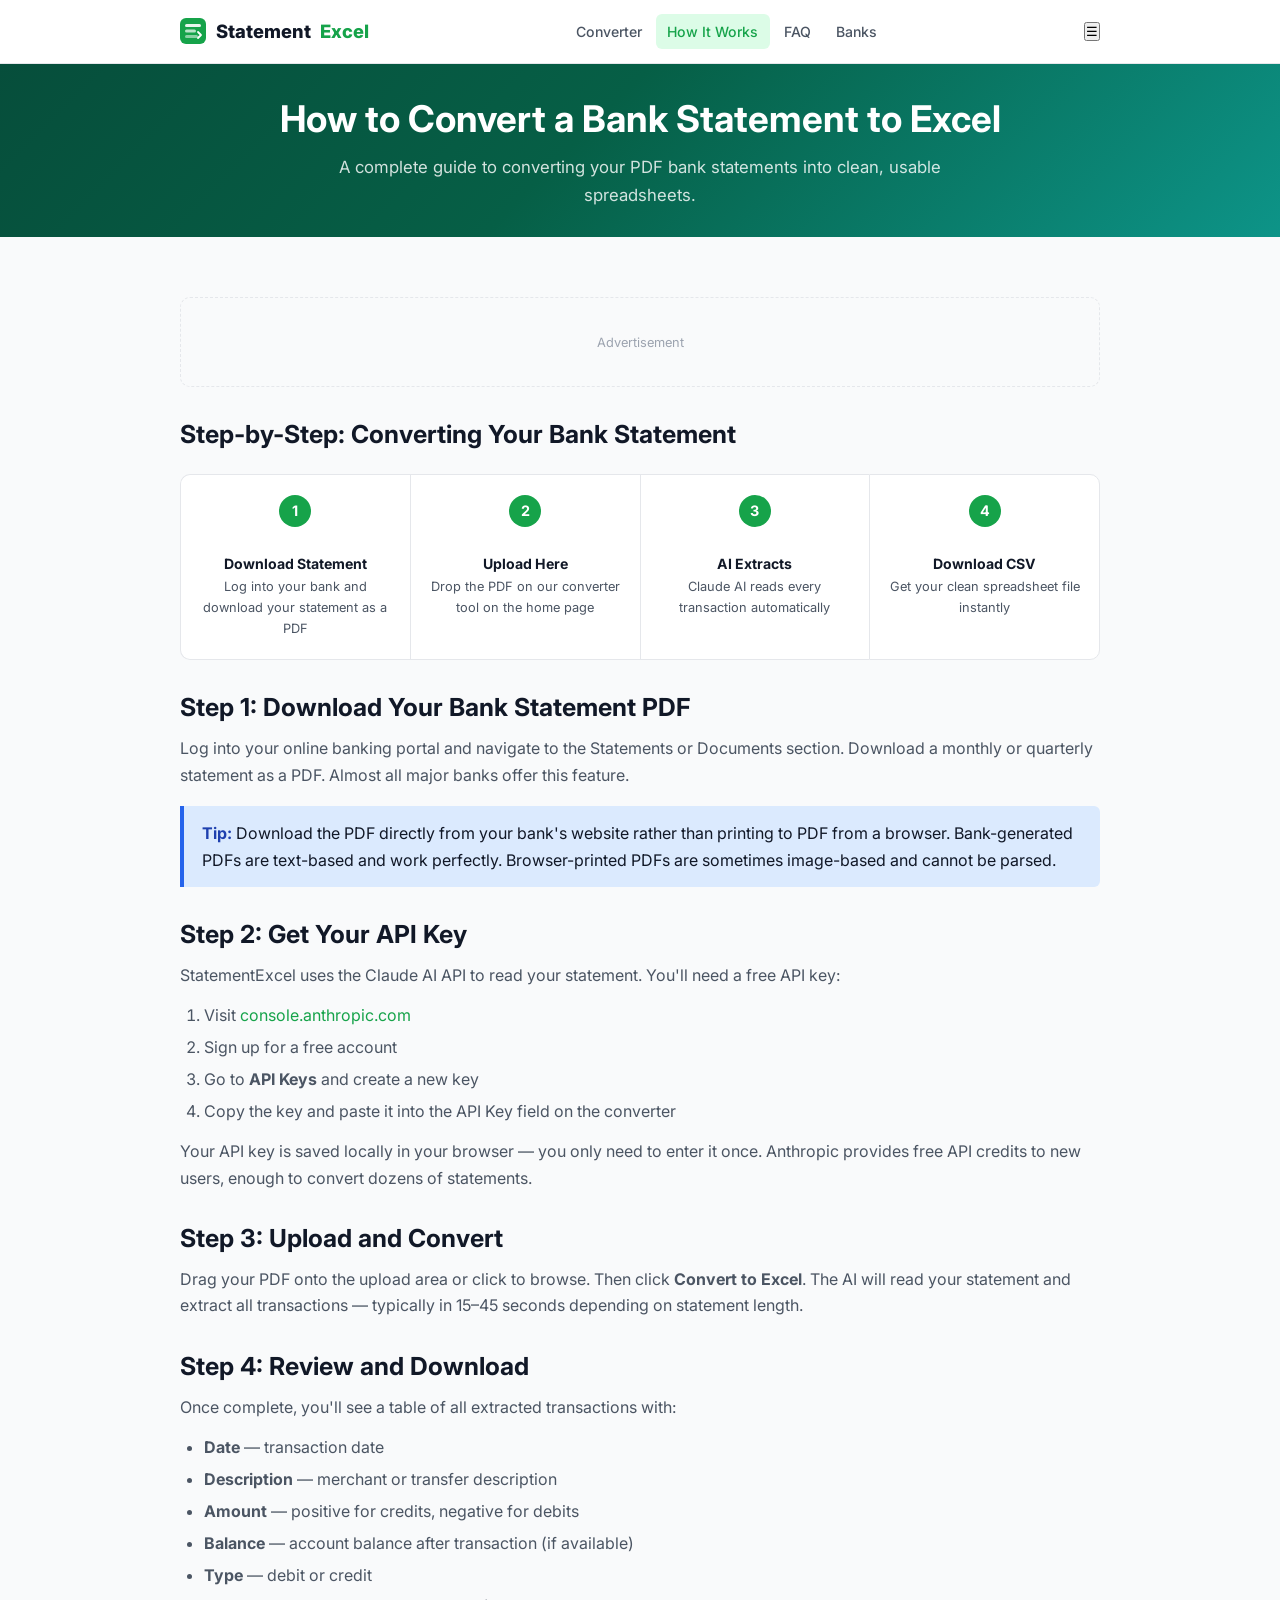
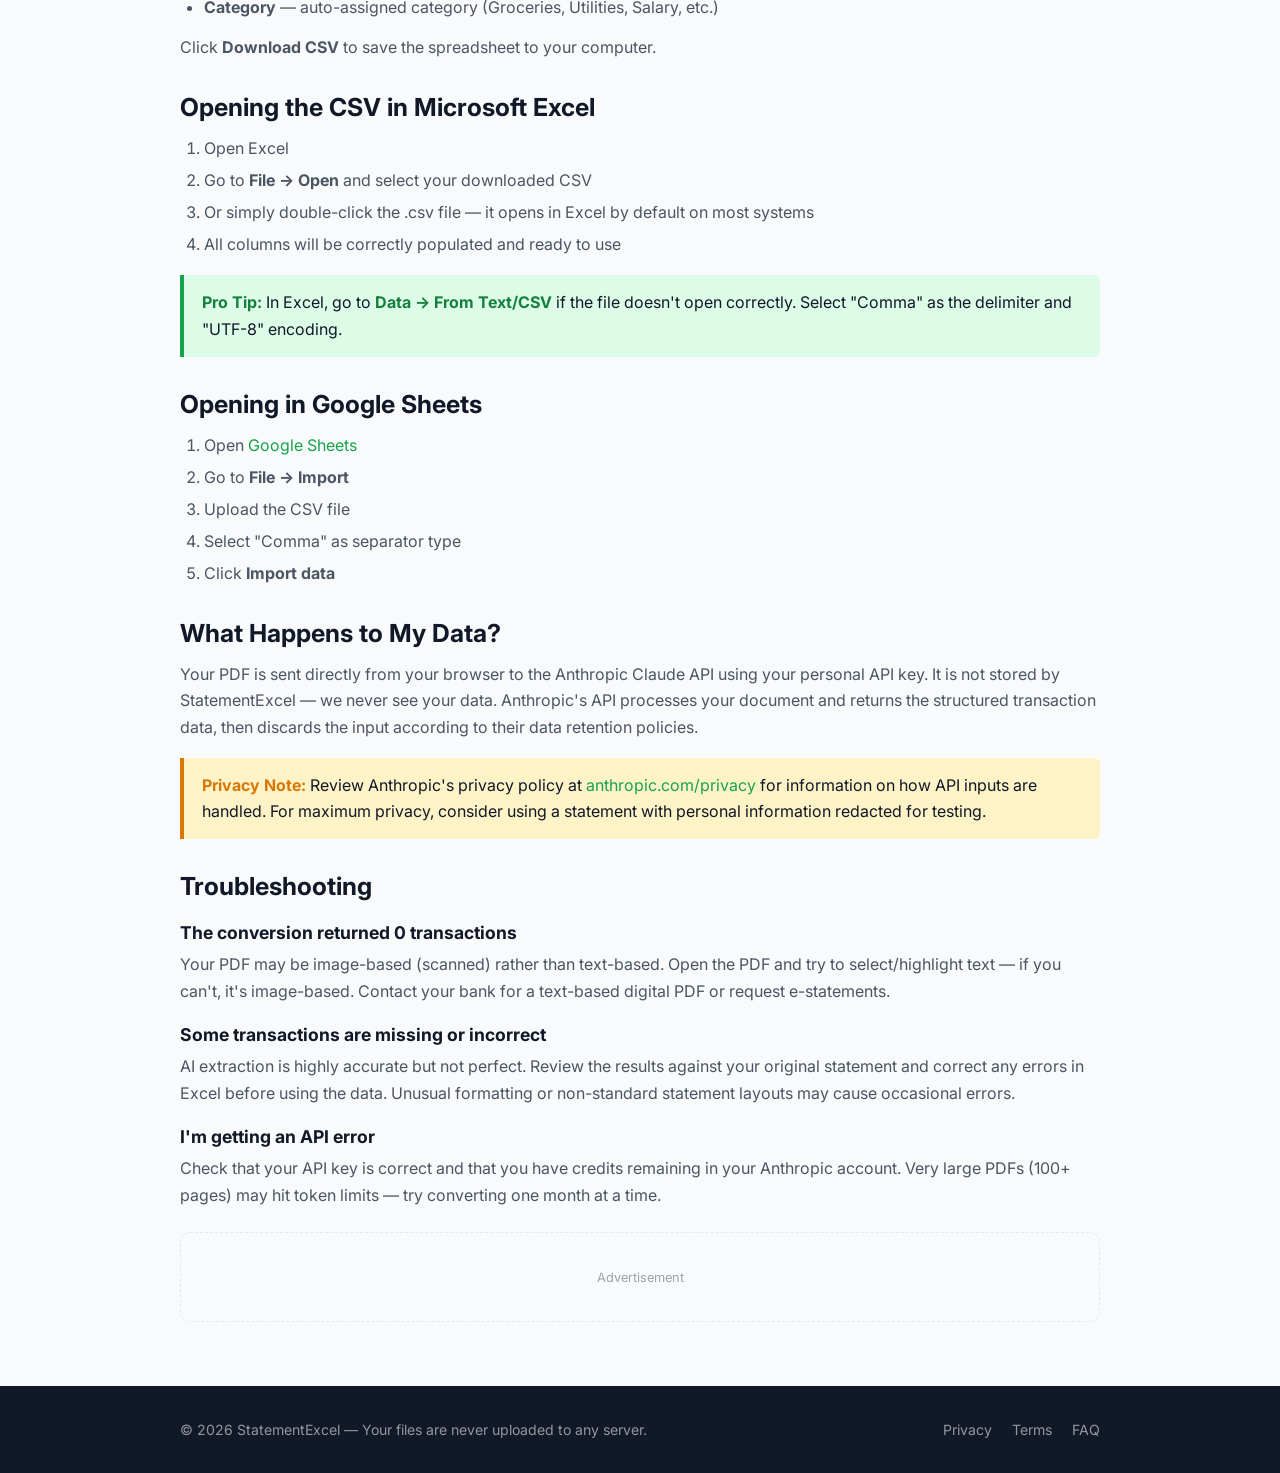
<file: pages/how-it-works.html>
﻿<!DOCTYPE html>
<html lang="en">
<head>
  <meta charset="UTF-8">
  <meta name="viewport" content="width=device-width, initial-scale=1.0">
  <title>How to Convert Bank Statement to Excel — Step by Step Guide | StatementExcel</title>
  <meta name="description" content="Step-by-step guide on how to convert a bank statement PDF to Excel or CSV. Learn how our AI-powered converter works and get tips for best results.">
  <meta name="keywords" content="how to convert bank statement to excel, bank statement pdf to spreadsheet guide, convert bank statement step by step, bank statement to csv tutorial">
  <link rel="canonical" href="https://yourdomain.com/pages/how-it-works.html">
  <link rel="preconnect" href="https://fonts.googleapis.com">
  <link rel="preconnect" href="https://fonts.gstatic.com" crossorigin>
  <link href="https://fonts.googleapis.com/css2?family=Inter:wght@400;500;600;700;800&display=swap" rel="stylesheet">
  <link rel="stylesheet" href="../css/vars.css">
  <link rel="stylesheet" href="../css/base.css">
  <link rel="stylesheet" href="../css/layout.css">
  <link rel="stylesheet" href="../css/components.css">
<!-- Google Analytics -->
<script async src="https://www.googletagmanager.com/gtag/js?id=G-93N4WFXYE1"></script>
<script>
  window.dataLayer = window.dataLayer || [];
  function gtag(){dataLayer.push(arguments);}
  gtag('js', new Date());
  gtag('config', 'G-93N4WFXYE1');
</script>
</head>
<body>
<div id="site-header"></div>

<section class="hero" style="padding:2rem 0 1.75rem">
  <div class="container">
    <h1>How to Convert a Bank Statement to Excel</h1>
    <p>A complete guide to converting your PDF bank statements into clean, usable spreadsheets.</p>
  </div>
</section>

<main class="main-content">
  <div class="container">
    <div class="ad-slot ad-leaderboard">Advertisement</div>

    <article class="prose">

      <h2>Step-by-Step: Converting Your Bank Statement</h2>

      <div class="steps" style="margin-bottom:2rem">
        <div class="step"><div class="step-num">1</div><h3>Download Statement</h3><p>Log into your bank and download your statement as a PDF</p></div>
        <div class="step"><div class="step-num">2</div><h3>Upload Here</h3><p>Drop the PDF on our converter tool on the home page</p></div>
        <div class="step"><div class="step-num">3</div><h3>AI Extracts</h3><p>Claude AI reads every transaction automatically</p></div>
        <div class="step"><div class="step-num">4</div><h3>Download CSV</h3><p>Get your clean spreadsheet file instantly</p></div>
      </div>

      <h2>Step 1: Download Your Bank Statement PDF</h2>
      <p>Log into your online banking portal and navigate to the Statements or Documents section. Download a monthly or quarterly statement as a PDF. Almost all major banks offer this feature.</p>

      <div class="callout callout-blue">
        <strong>Tip:</strong> Download the PDF directly from your bank's website rather than printing to PDF from a browser. Bank-generated PDFs are text-based and work perfectly. Browser-printed PDFs are sometimes image-based and cannot be parsed.
      </div>

      <h2>Step 2: Get Your API Key</h2>
      <p>StatementExcel uses the Claude AI API to read your statement. You'll need a free API key:</p>
      <ol>
        <li>Visit <a href="https://console.anthropic.com" target="_blank" rel="noopener">console.anthropic.com</a></li>
        <li>Sign up for a free account</li>
        <li>Go to <strong>API Keys</strong> and create a new key</li>
        <li>Copy the key and paste it into the API Key field on the converter</li>
      </ol>
      <p>Your API key is saved locally in your browser — you only need to enter it once. Anthropic provides free API credits to new users, enough to convert dozens of statements.</p>

      <h2>Step 3: Upload and Convert</h2>
      <p>Drag your PDF onto the upload area or click to browse. Then click <strong>Convert to Excel</strong>. The AI will read your statement and extract all transactions — typically in 15–45 seconds depending on statement length.</p>

      <h2>Step 4: Review and Download</h2>
      <p>Once complete, you'll see a table of all extracted transactions with:</p>
      <ul>
        <li><strong>Date</strong> — transaction date</li>
        <li><strong>Description</strong> — merchant or transfer description</li>
        <li><strong>Amount</strong> — positive for credits, negative for debits</li>
        <li><strong>Balance</strong> — account balance after transaction (if available)</li>
        <li><strong>Type</strong> — debit or credit</li>
        <li><strong>Category</strong> — auto-assigned category (Groceries, Utilities, Salary, etc.)</li>
      </ul>
      <p>Click <strong>Download CSV</strong> to save the spreadsheet to your computer.</p>

      <h2>Opening the CSV in Microsoft Excel</h2>
      <ol>
        <li>Open Excel</li>
        <li>Go to <strong>File → Open</strong> and select your downloaded CSV</li>
        <li>Or simply double-click the .csv file — it opens in Excel by default on most systems</li>
        <li>All columns will be correctly populated and ready to use</li>
      </ol>

      <div class="callout callout-green">
        <strong>Pro Tip:</strong> In Excel, go to <strong>Data → From Text/CSV</strong> if the file doesn't open correctly. Select "Comma" as the delimiter and "UTF-8" encoding.
      </div>

      <h2>Opening in Google Sheets</h2>
      <ol>
        <li>Open <a href="https://sheets.google.com" target="_blank" rel="noopener">Google Sheets</a></li>
        <li>Go to <strong>File → Import</strong></li>
        <li>Upload the CSV file</li>
        <li>Select "Comma" as separator type</li>
        <li>Click <strong>Import data</strong></li>
      </ol>

      <h2>What Happens to My Data?</h2>
      <p>Your PDF is sent directly from your browser to the Anthropic Claude API using your personal API key. It is not stored by StatementExcel — we never see your data. Anthropic's API processes your document and returns the structured transaction data, then discards the input according to their data retention policies.</p>

      <div class="callout callout-yellow">
        <strong>Privacy Note:</strong> Review Anthropic's privacy policy at <a href="https://www.anthropic.com/privacy" target="_blank" rel="noopener">anthropic.com/privacy</a> for information on how API inputs are handled. For maximum privacy, consider using a statement with personal information redacted for testing.
      </div>

      <h2>Troubleshooting</h2>

      <h3>The conversion returned 0 transactions</h3>
      <p>Your PDF may be image-based (scanned) rather than text-based. Open the PDF and try to select/highlight text — if you can't, it's image-based. Contact your bank for a text-based digital PDF or request e-statements.</p>

      <h3>Some transactions are missing or incorrect</h3>
      <p>AI extraction is highly accurate but not perfect. Review the results against your original statement and correct any errors in Excel before using the data. Unusual formatting or non-standard statement layouts may cause occasional errors.</p>

      <h3>I'm getting an API error</h3>
      <p>Check that your API key is correct and that you have credits remaining in your Anthropic account. Very large PDFs (100+ pages) may hit token limits — try converting one month at a time.</p>

    </article>

    <div class="ad-slot ad-banner">Advertisement</div>
  </div>
</main>

<div id="site-footer"></div>
<script src="../js/utils.js"></script>
<script src="../js/layout.js"></script>
</body>
</html>
</file>
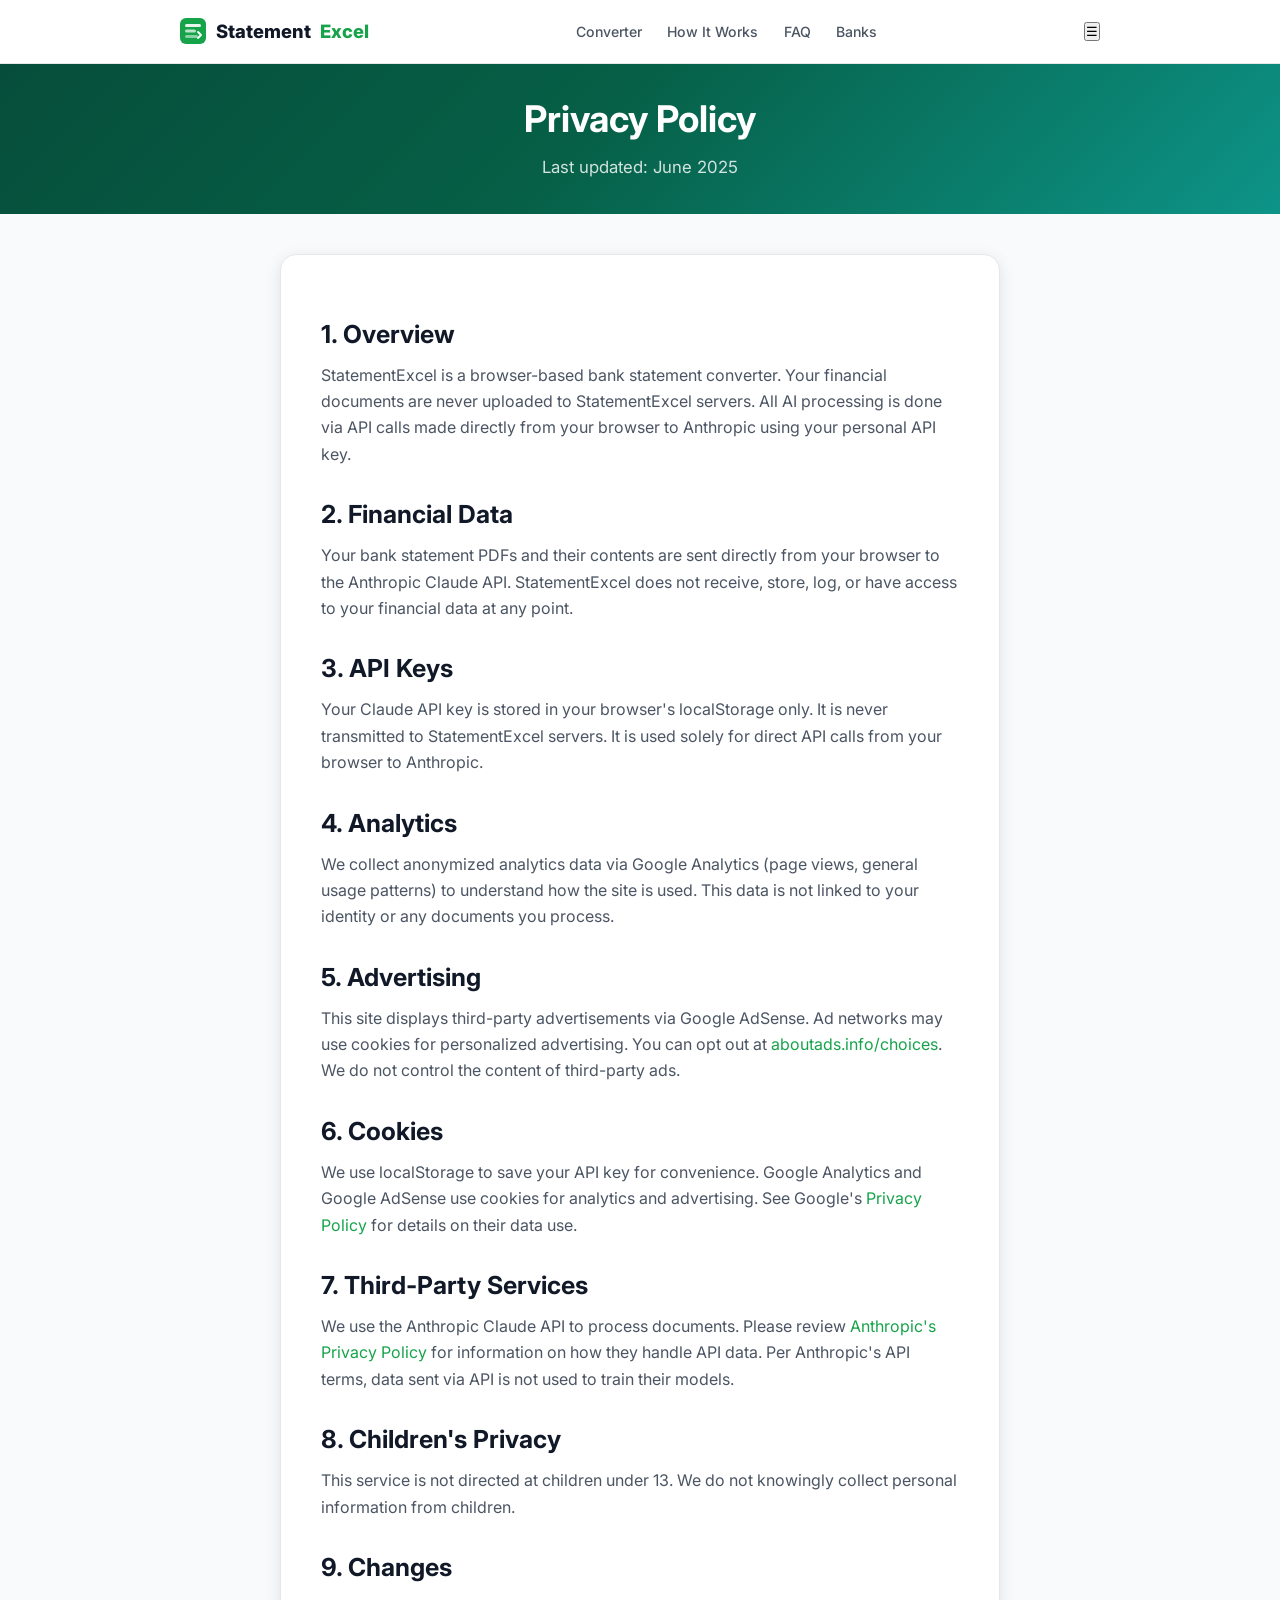
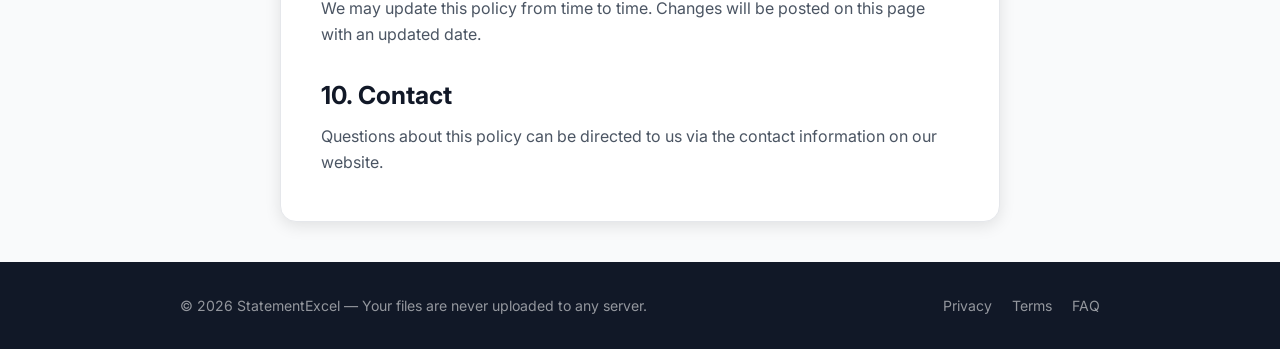
<file: pages/privacy.html>
<!DOCTYPE html>
<html lang="en">
<head>
  <meta charset="UTF-8">
  <meta name="viewport" content="width=device-width, initial-scale=1.0">
  <title>Privacy Policy | StatementExcel</title>
  <meta name="description" content="StatementExcel privacy policy. Your bank statements are never uploaded to our servers. All processing goes directly to the AI API using your personal key.">
  <link rel="canonical" href="https://statementexcel.com/pages/privacy.html">
  <meta name="robots" content="noindex, follow">
  <link rel="preconnect" href="https://fonts.googleapis.com">
  <link rel="preconnect" href="https://fonts.gstatic.com" crossorigin>
  <link href="https://fonts.googleapis.com/css2?family=Inter:wght@400;500;600;700;800&display=swap" rel="stylesheet">
  <link rel="stylesheet" href="../css/vars.css">
  <link rel="stylesheet" href="../css/base.css">
  <link rel="stylesheet" href="../css/layout.css">
  <link rel="stylesheet" href="../css/components.css">
  <script async src="https://www.googletagmanager.com/gtag/js?id=G-93N4WFXYE1"></script>
  <script>window.dataLayer=window.dataLayer||[];function gtag(){dataLayer.push(arguments);}gtag('js',new Date());gtag('config','G-93N4WFXYE1');</script>
</head>
<body>
<div id="site-header"></div>
<section class="hero" style="padding:2rem 0"><div class="container"><h1>Privacy Policy</h1><p>Last updated: June 2025</p></div></section>
<main class="main-content">
  <div class="container">
    <div class="tool-card" style="padding:2rem 2.5rem;max-width:720px;margin:0 auto">
      <article class="prose">
        <h2>1. Overview</h2>
        <p>StatementExcel is a browser-based bank statement converter. Your financial documents are never uploaded to StatementExcel servers. All AI processing is done via API calls made directly from your browser to Anthropic using your personal API key.</p>

        <h2>2. Financial Data</h2>
        <p>Your bank statement PDFs and their contents are sent directly from your browser to the Anthropic Claude API. StatementExcel does not receive, store, log, or have access to your financial data at any point.</p>

        <h2>3. API Keys</h2>
        <p>Your Claude API key is stored in your browser's localStorage only. It is never transmitted to StatementExcel servers. It is used solely for direct API calls from your browser to Anthropic.</p>

        <h2>4. Analytics</h2>
        <p>We collect anonymized analytics data via Google Analytics (page views, general usage patterns) to understand how the site is used. This data is not linked to your identity or any documents you process.</p>

        <h2>5. Advertising</h2>
        <p>This site displays third-party advertisements via Google AdSense. Ad networks may use cookies for personalized advertising. You can opt out at <a href="https://www.aboutads.info/choices/" target="_blank" rel="noopener">aboutads.info/choices</a>. We do not control the content of third-party ads.</p>

        <h2>6. Cookies</h2>
        <p>We use localStorage to save your API key for convenience. Google Analytics and Google AdSense use cookies for analytics and advertising. See Google's <a href="https://policies.google.com/privacy" target="_blank" rel="noopener">Privacy Policy</a> for details on their data use.</p>

        <h2>7. Third-Party Services</h2>
        <p>We use the Anthropic Claude API to process documents. Please review <a href="https://www.anthropic.com/privacy" target="_blank" rel="noopener">Anthropic's Privacy Policy</a> for information on how they handle API data. Per Anthropic's API terms, data sent via API is not used to train their models.</p>

        <h2>8. Children's Privacy</h2>
        <p>This service is not directed at children under 13. We do not knowingly collect personal information from children.</p>

        <h2>9. Changes</h2>
        <p>We may update this policy from time to time. Changes will be posted on this page with an updated date.</p>

        <h2>10. Contact</h2>
        <p>Questions about this policy can be directed to us via the contact information on our website.</p>
      </article>
    </div>
  </div>
</main>
<div id="site-footer"></div>
<script src="../js/utils.js"></script>
<script src="../js/layout.js"></script>
</body>
</html>
</file>
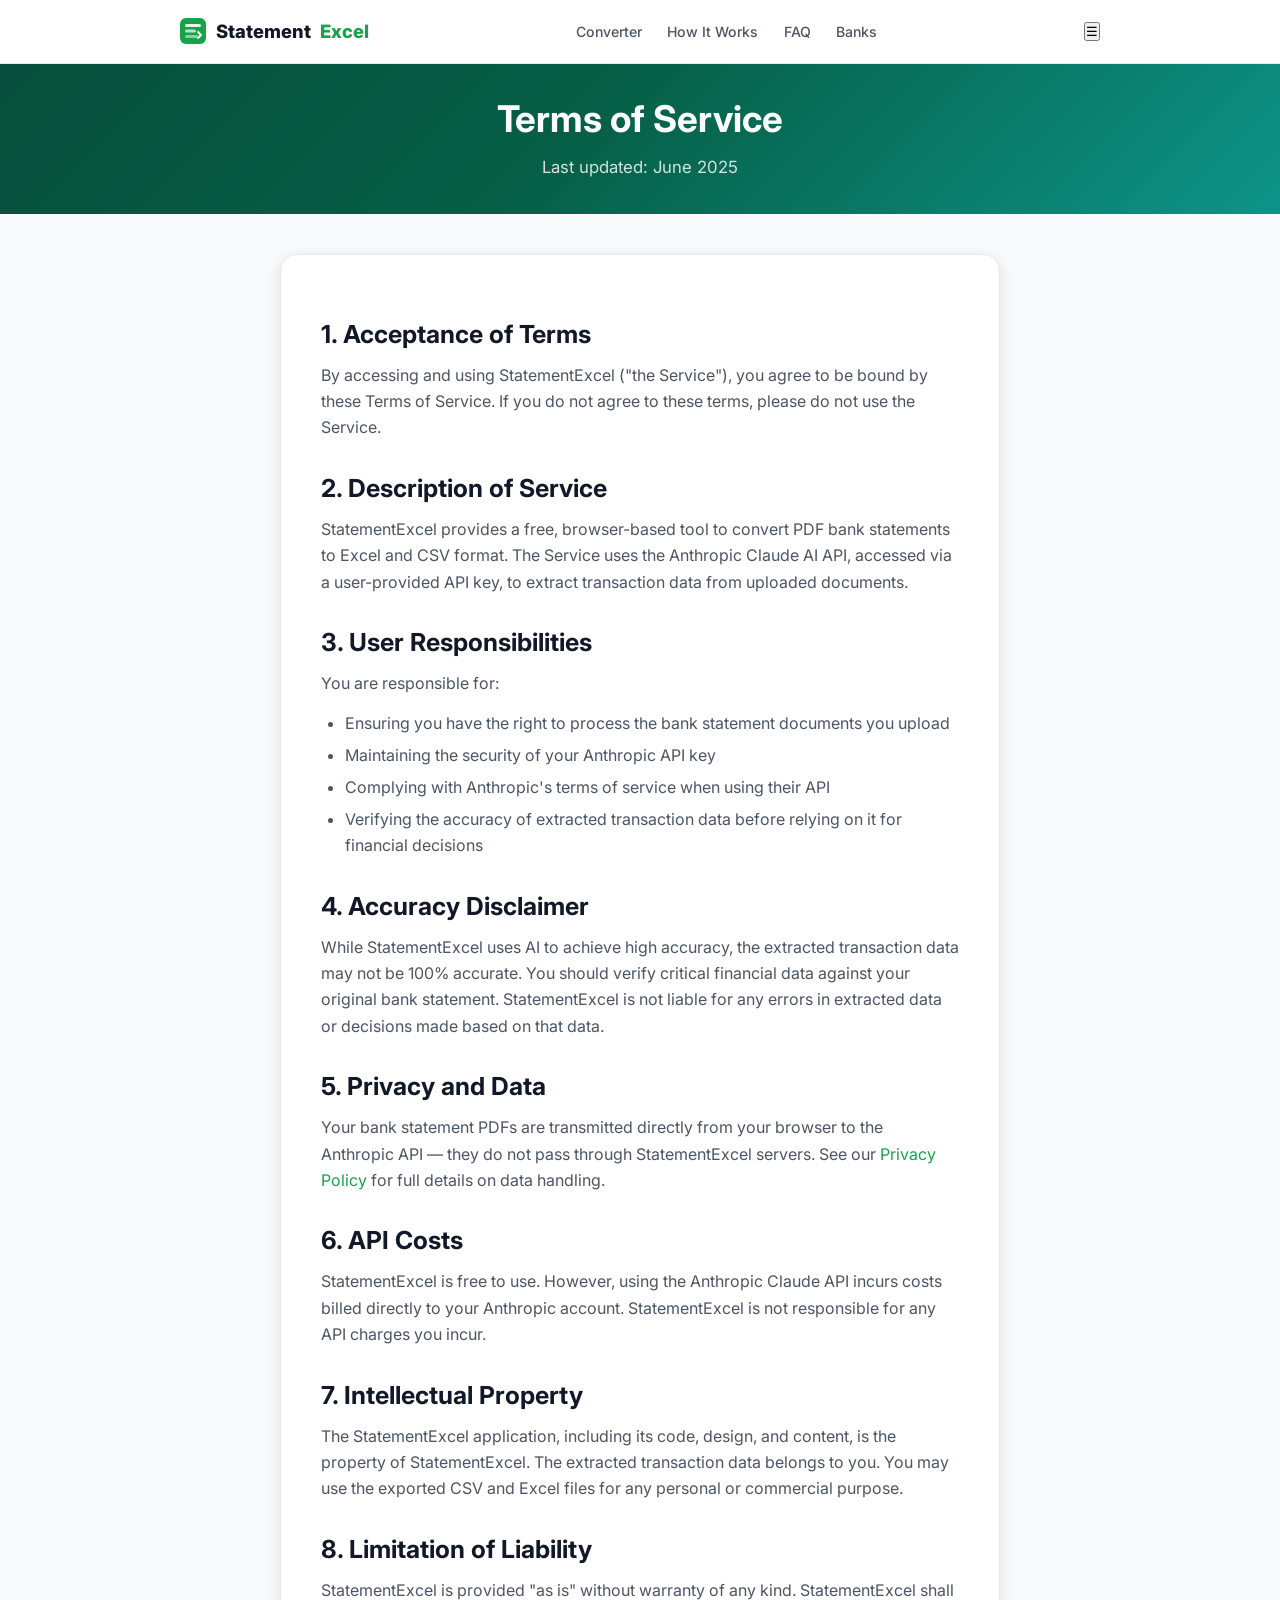
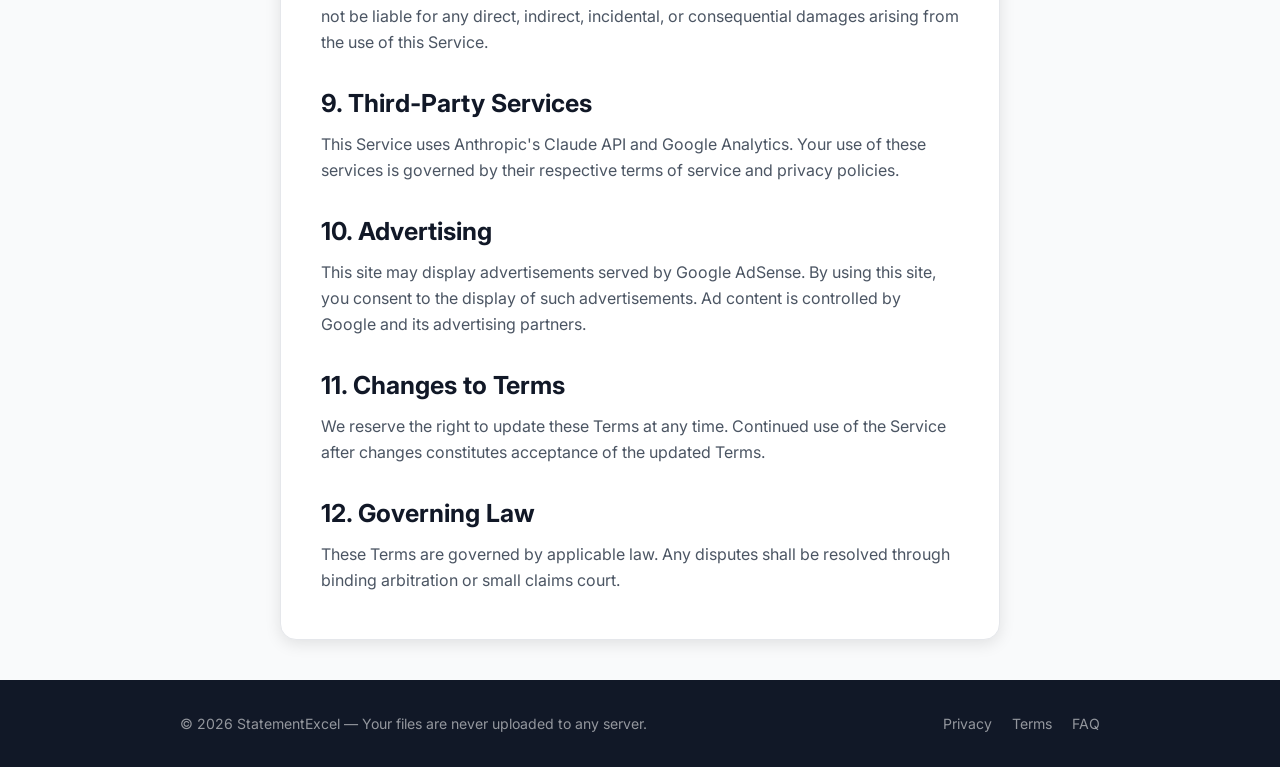
<file: pages/terms.html>
<!DOCTYPE html>
<html lang="en">
<head>
  <meta charset="UTF-8">
  <meta name="viewport" content="width=device-width, initial-scale=1.0">
  <title>Terms of Service | StatementExcel</title>
  <meta name="description" content="StatementExcel terms of service. Free online bank statement converter tool.">
  <link rel="canonical" href="https://statementexcel.com/pages/terms.html">
  <meta name="robots" content="noindex, follow">
  <link rel="preconnect" href="https://fonts.googleapis.com">
  <link rel="preconnect" href="https://fonts.gstatic.com" crossorigin>
  <link href="https://fonts.googleapis.com/css2?family=Inter:wght@400;500;600;700;800&display=swap" rel="stylesheet">
  <link rel="stylesheet" href="../css/vars.css">
  <link rel="stylesheet" href="../css/base.css">
  <link rel="stylesheet" href="../css/layout.css">
  <link rel="stylesheet" href="../css/components.css">
  <script async src="https://www.googletagmanager.com/gtag/js?id=G-93N4WFXYE1"></script>
  <script>window.dataLayer=window.dataLayer||[];function gtag(){dataLayer.push(arguments);}gtag('js',new Date());gtag('config','G-93N4WFXYE1');</script>
</head>
<body>
<div id="site-header"></div>
<section class="hero" style="padding:2rem 0"><div class="container"><h1>Terms of Service</h1><p>Last updated: June 2025</p></div></section>
<main class="main-content">
  <div class="container">
    <div class="tool-card" style="padding:2rem 2.5rem;max-width:720px;margin:0 auto">
      <article class="prose">
        <h2>1. Acceptance of Terms</h2>
        <p>By accessing and using StatementExcel ("the Service"), you agree to be bound by these Terms of Service. If you do not agree to these terms, please do not use the Service.</p>

        <h2>2. Description of Service</h2>
        <p>StatementExcel provides a free, browser-based tool to convert PDF bank statements to Excel and CSV format. The Service uses the Anthropic Claude AI API, accessed via a user-provided API key, to extract transaction data from uploaded documents.</p>

        <h2>3. User Responsibilities</h2>
        <p>You are responsible for:</p>
        <ul>
          <li>Ensuring you have the right to process the bank statement documents you upload</li>
          <li>Maintaining the security of your Anthropic API key</li>
          <li>Complying with Anthropic's terms of service when using their API</li>
          <li>Verifying the accuracy of extracted transaction data before relying on it for financial decisions</li>
        </ul>

        <h2>4. Accuracy Disclaimer</h2>
        <p>While StatementExcel uses AI to achieve high accuracy, the extracted transaction data may not be 100% accurate. You should verify critical financial data against your original bank statement. StatementExcel is not liable for any errors in extracted data or decisions made based on that data.</p>

        <h2>5. Privacy and Data</h2>
        <p>Your bank statement PDFs are transmitted directly from your browser to the Anthropic API — they do not pass through StatementExcel servers. See our <a href="privacy.html">Privacy Policy</a> for full details on data handling.</p>

        <h2>6. API Costs</h2>
        <p>StatementExcel is free to use. However, using the Anthropic Claude API incurs costs billed directly to your Anthropic account. StatementExcel is not responsible for any API charges you incur.</p>

        <h2>7. Intellectual Property</h2>
        <p>The StatementExcel application, including its code, design, and content, is the property of StatementExcel. The extracted transaction data belongs to you. You may use the exported CSV and Excel files for any personal or commercial purpose.</p>

        <h2>8. Limitation of Liability</h2>
        <p>StatementExcel is provided "as is" without warranty of any kind. StatementExcel shall not be liable for any direct, indirect, incidental, or consequential damages arising from the use of this Service.</p>

        <h2>9. Third-Party Services</h2>
        <p>This Service uses Anthropic's Claude API and Google Analytics. Your use of these services is governed by their respective terms of service and privacy policies.</p>

        <h2>10. Advertising</h2>
        <p>This site may display advertisements served by Google AdSense. By using this site, you consent to the display of such advertisements. Ad content is controlled by Google and its advertising partners.</p>

        <h2>11. Changes to Terms</h2>
        <p>We reserve the right to update these Terms at any time. Continued use of the Service after changes constitutes acceptance of the updated Terms.</p>

        <h2>12. Governing Law</h2>
        <p>These Terms are governed by applicable law. Any disputes shall be resolved through binding arbitration or small claims court.</p>
      </article>
    </div>
  </div>
</main>
<div id="site-footer"></div>
<script src="../js/utils.js"></script>
<script src="../js/layout.js"></script>
</body>
</html>
</file>
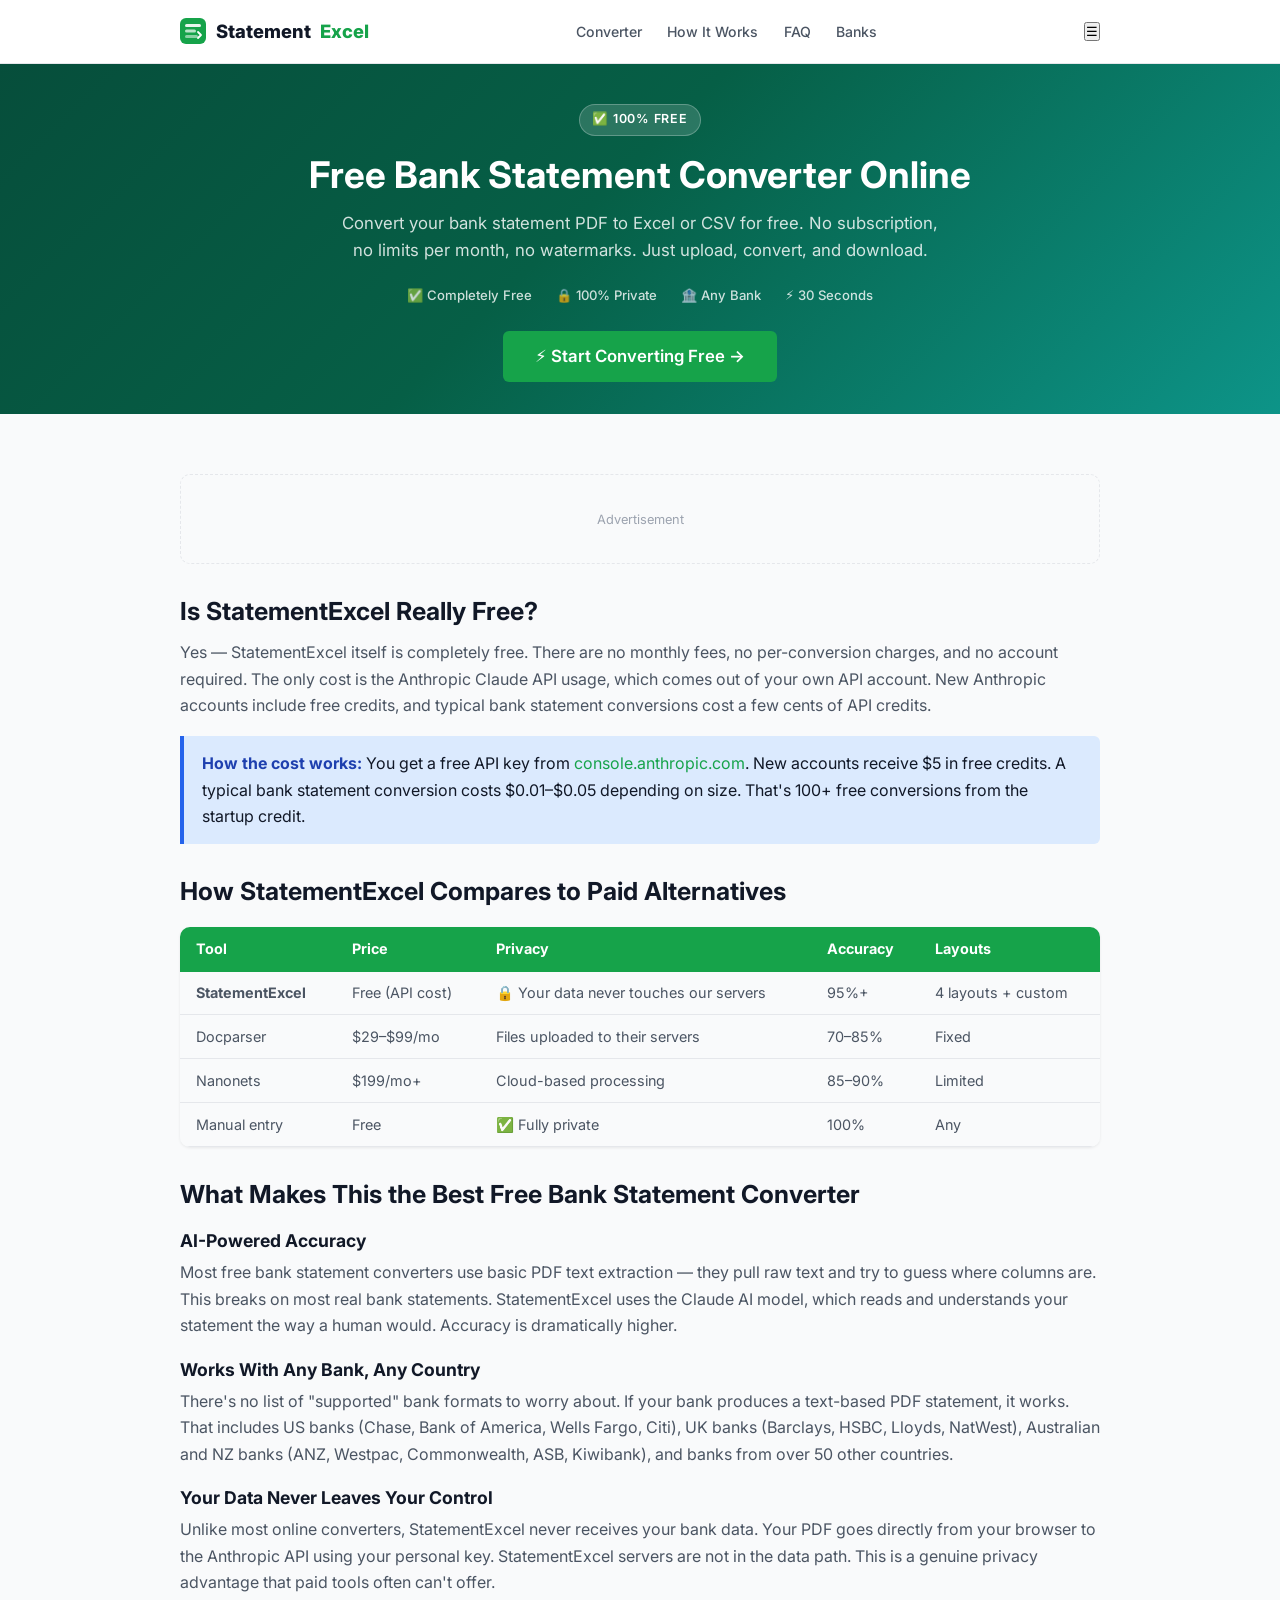
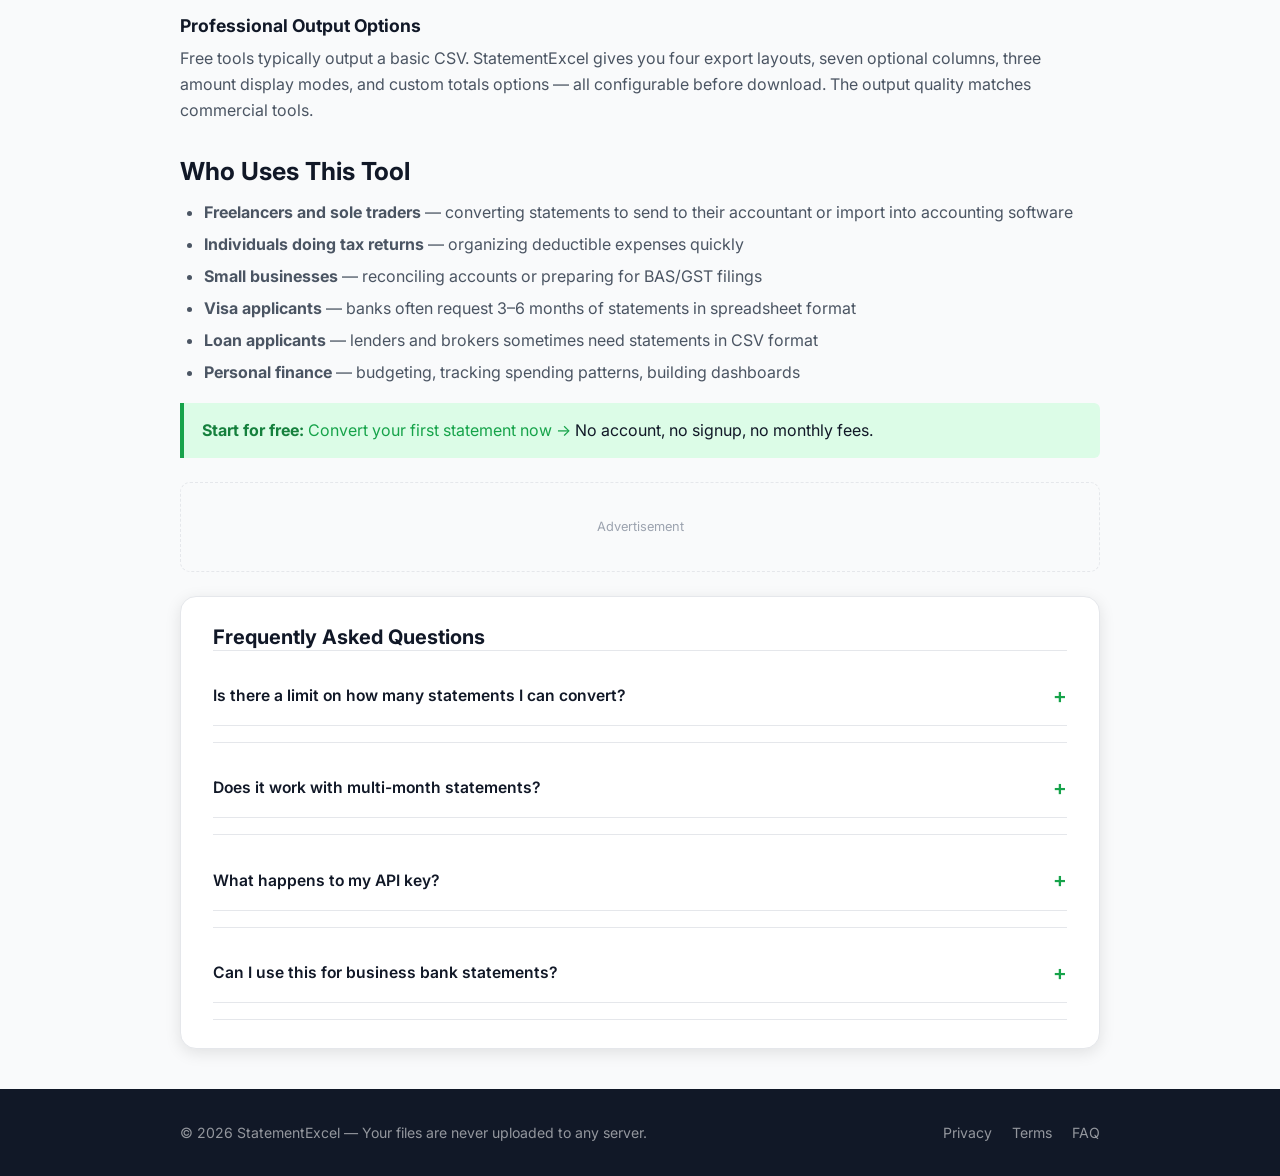
<file: seo/bank-statement-converter-free.html>
<!DOCTYPE html>
<html lang="en">
<head>
  <meta charset="UTF-8">
  <meta name="viewport" content="width=device-width, initial-scale=1.0">
  <title>Free Bank Statement Converter Online — PDF to Excel & CSV | StatementExcel</title>
  <meta name="description" content="The best free bank statement converter online. Convert PDF bank statements to Excel or CSV with AI-powered accuracy. Works with any bank, any country. No signup, 100% private.">
  <meta name="keywords" content="bank statement converter free, free bank statement converter online, free online bank statement converter, bank statement to excel free online">
  <link rel="canonical" href="https://statementexcel.com/seo/bank-statement-converter-free.html">
  <meta property="og:title" content="Free Bank Statement Converter — PDF to Excel & CSV">
  <meta property="og:description" content="The best free bank statement converter online. AI-powered, works with any bank, 100% private.">
  <meta property="og:type" content="website">
  <script type="application/ld+json">
  {
    "@context": "https://schema.org",
    "@type": "WebApplication",
    "name": "StatementExcel — Free Bank Statement Converter",
    "description": "Free online bank statement converter. Convert PDF bank statements to Excel or CSV using AI. Works with any bank.",
    "url": "https://statementexcel.com/seo/bank-statement-converter-free.html",
    "applicationCategory": "FinanceApplication",
    "operatingSystem": "Any",
    "offers": { "@type": "Offer", "price": "0", "priceCurrency": "USD" }
  }
  </script>
  <link rel="preconnect" href="https://fonts.googleapis.com">
  <link rel="preconnect" href="https://fonts.gstatic.com" crossorigin>
  <link href="https://fonts.googleapis.com/css2?family=Inter:wght@400;500;600;700;800&display=swap" rel="stylesheet">
  <link rel="stylesheet" href="../css/vars.css">
  <link rel="stylesheet" href="../css/base.css">
  <link rel="stylesheet" href="../css/layout.css">
  <link rel="stylesheet" href="../css/components.css">
  <script async src="https://www.googletagmanager.com/gtag/js?id=G-93N4WFXYE1"></script>
  <script>window.dataLayer=window.dataLayer||[];function gtag(){dataLayer.push(arguments);}gtag('js',new Date());gtag('config','G-93N4WFXYE1');</script>
</head>
<body>
<div id="site-header"></div>

<section class="hero" style="padding:2.5rem 0 2rem">
  <div class="container">
    <div class="hero-badge">✅ 100% Free</div>
    <h1>Free Bank Statement Converter Online</h1>
    <p>Convert your bank statement PDF to Excel or CSV for free. No subscription, no limits per month, no watermarks. Just upload, convert, and download.</p>
    <div class="hero-trust">
      <span>✅ Completely Free</span><span>🔒 100% Private</span><span>🏦 Any Bank</span><span>⚡ 30 Seconds</span>
    </div>
    <div style="margin-top:1.5rem">
      <a href="../index.html" class="btn btn-primary" style="font-size:1.05rem;padding:.75rem 2rem">⚡ Start Converting Free →</a>
    </div>
  </div>
</section>

<main class="main-content">
  <div class="container">

    <div class="ad-slot ad-leaderboard">Advertisement</div>

    <article class="prose">

      <h2>Is StatementExcel Really Free?</h2>
      <p>Yes — StatementExcel itself is completely free. There are no monthly fees, no per-conversion charges, and no account required. The only cost is the Anthropic Claude API usage, which comes out of your own API account. New Anthropic accounts include free credits, and typical bank statement conversions cost a few cents of API credits.</p>

      <div class="callout callout-blue">
        <strong>How the cost works:</strong> You get a free API key from <a href="https://console.anthropic.com" target="_blank" rel="noopener">console.anthropic.com</a>. New accounts receive $5 in free credits. A typical bank statement conversion costs $0.01–$0.05 depending on size. That's 100+ free conversions from the startup credit.
      </div>

      <h2>How StatementExcel Compares to Paid Alternatives</h2>
      <table>
        <thead>
          <tr><th>Tool</th><th>Price</th><th>Privacy</th><th>Accuracy</th><th>Layouts</th></tr>
        </thead>
        <tbody>
          <tr><td><strong>StatementExcel</strong></td><td>Free (API cost)</td><td>🔒 Your data never touches our servers</td><td>95%+</td><td>4 layouts + custom</td></tr>
          <tr><td>Docparser</td><td>$29–$99/mo</td><td>Files uploaded to their servers</td><td>70–85%</td><td>Fixed</td></tr>
          <tr><td>Nanonets</td><td>$199/mo+</td><td>Cloud-based processing</td><td>85–90%</td><td>Limited</td></tr>
          <tr><td>Manual entry</td><td>Free</td><td>✅ Fully private</td><td>100%</td><td>Any</td></tr>
        </tbody>
      </table>

      <h2>What Makes This the Best Free Bank Statement Converter</h2>

      <h3>AI-Powered Accuracy</h3>
      <p>Most free bank statement converters use basic PDF text extraction — they pull raw text and try to guess where columns are. This breaks on most real bank statements. StatementExcel uses the Claude AI model, which reads and understands your statement the way a human would. Accuracy is dramatically higher.</p>

      <h3>Works With Any Bank, Any Country</h3>
      <p>There's no list of "supported" bank formats to worry about. If your bank produces a text-based PDF statement, it works. That includes US banks (Chase, Bank of America, Wells Fargo, Citi), UK banks (Barclays, HSBC, Lloyds, NatWest), Australian and NZ banks (ANZ, Westpac, Commonwealth, ASB, Kiwibank), and banks from over 50 other countries.</p>

      <h3>Your Data Never Leaves Your Control</h3>
      <p>Unlike most online converters, StatementExcel never receives your bank data. Your PDF goes directly from your browser to the Anthropic API using your personal key. StatementExcel servers are not in the data path. This is a genuine privacy advantage that paid tools often can't offer.</p>

      <h3>Professional Output Options</h3>
      <p>Free tools typically output a basic CSV. StatementExcel gives you four export layouts, seven optional columns, three amount display modes, and custom totals options — all configurable before download. The output quality matches commercial tools.</p>

      <h2>Who Uses This Tool</h2>
      <ul>
        <li><strong>Freelancers and sole traders</strong> — converting statements to send to their accountant or import into accounting software</li>
        <li><strong>Individuals doing tax returns</strong> — organizing deductible expenses quickly</li>
        <li><strong>Small businesses</strong> — reconciling accounts or preparing for BAS/GST filings</li>
        <li><strong>Visa applicants</strong> — banks often request 3–6 months of statements in spreadsheet format</li>
        <li><strong>Loan applicants</strong> — lenders and brokers sometimes need statements in CSV format</li>
        <li><strong>Personal finance</strong> — budgeting, tracking spending patterns, building dashboards</li>
      </ul>

      <div class="callout callout-green">
        <strong>Start for free:</strong> <a href="../index.html">Convert your first statement now →</a> No account, no signup, no monthly fees.
      </div>

    </article>

    <div class="ad-slot ad-banner">Advertisement</div>

    <!-- FAQ for this page -->
    <div class="tool-card" style="margin-top:1.5rem;padding:1.75rem 2rem">
      <h2 style="margin-top:0;font-size:1.25rem">Frequently Asked Questions</h2>
      <div class="faq-list">
        <div class="faq-item">
          <div class="faq-q">Is there a limit on how many statements I can convert?</div>
          <div class="faq-a">No limit from StatementExcel — convert as many as you need. The only practical limit is your Anthropic API credit balance, which you control yourself.</div>
        </div>
        <div class="faq-item">
          <div class="faq-q">Does it work with multi-month statements?</div>
          <div class="faq-a">Yes. Multi-month PDFs work fine. Very long statements (12+ months) may hit the API token limit and return partial results. For those, split into 3-month chunks for best results.</div>
        </div>
        <div class="faq-item">
          <div class="faq-q">What happens to my API key?</div>
          <div class="faq-a">Your API key is saved only in your browser's localStorage. It is never transmitted to StatementExcel servers. It is only used for direct API calls from your browser to Anthropic.</div>
        </div>
        <div class="faq-item">
          <div class="faq-q">Can I use this for business bank statements?</div>
          <div class="faq-a">Yes — business bank statement PDFs work exactly the same as personal ones. The AI is trained to handle both.</div>
        </div>
      </div>
    </div>

  </div>
</main>

<div id="site-footer"></div>
<script src="../js/utils.js"></script>
<script src="../js/layout.js"></script>
<script>
  document.addEventListener('DOMContentLoaded', function() {
    document.querySelectorAll('.faq-q').forEach(function(q) {
      q.style.cursor = 'pointer';
      q.style.padding = '.75rem 0';
      q.style.fontWeight = '600';
      q.style.borderBottom = '1px solid var(--border)';
      q.addEventListener('click', function() {
        var a = q.nextElementSibling;
        a.style.display = a.style.display === 'none' ? 'block' : 'none';
      });
    });
    document.querySelectorAll('.faq-a').forEach(function(a) {
      a.style.display = 'none';
      a.style.padding = '.5rem 0 .75rem';
      a.style.color = 'var(--text-secondary)';
    });
  });
</script>
</body>
</html>
</file>
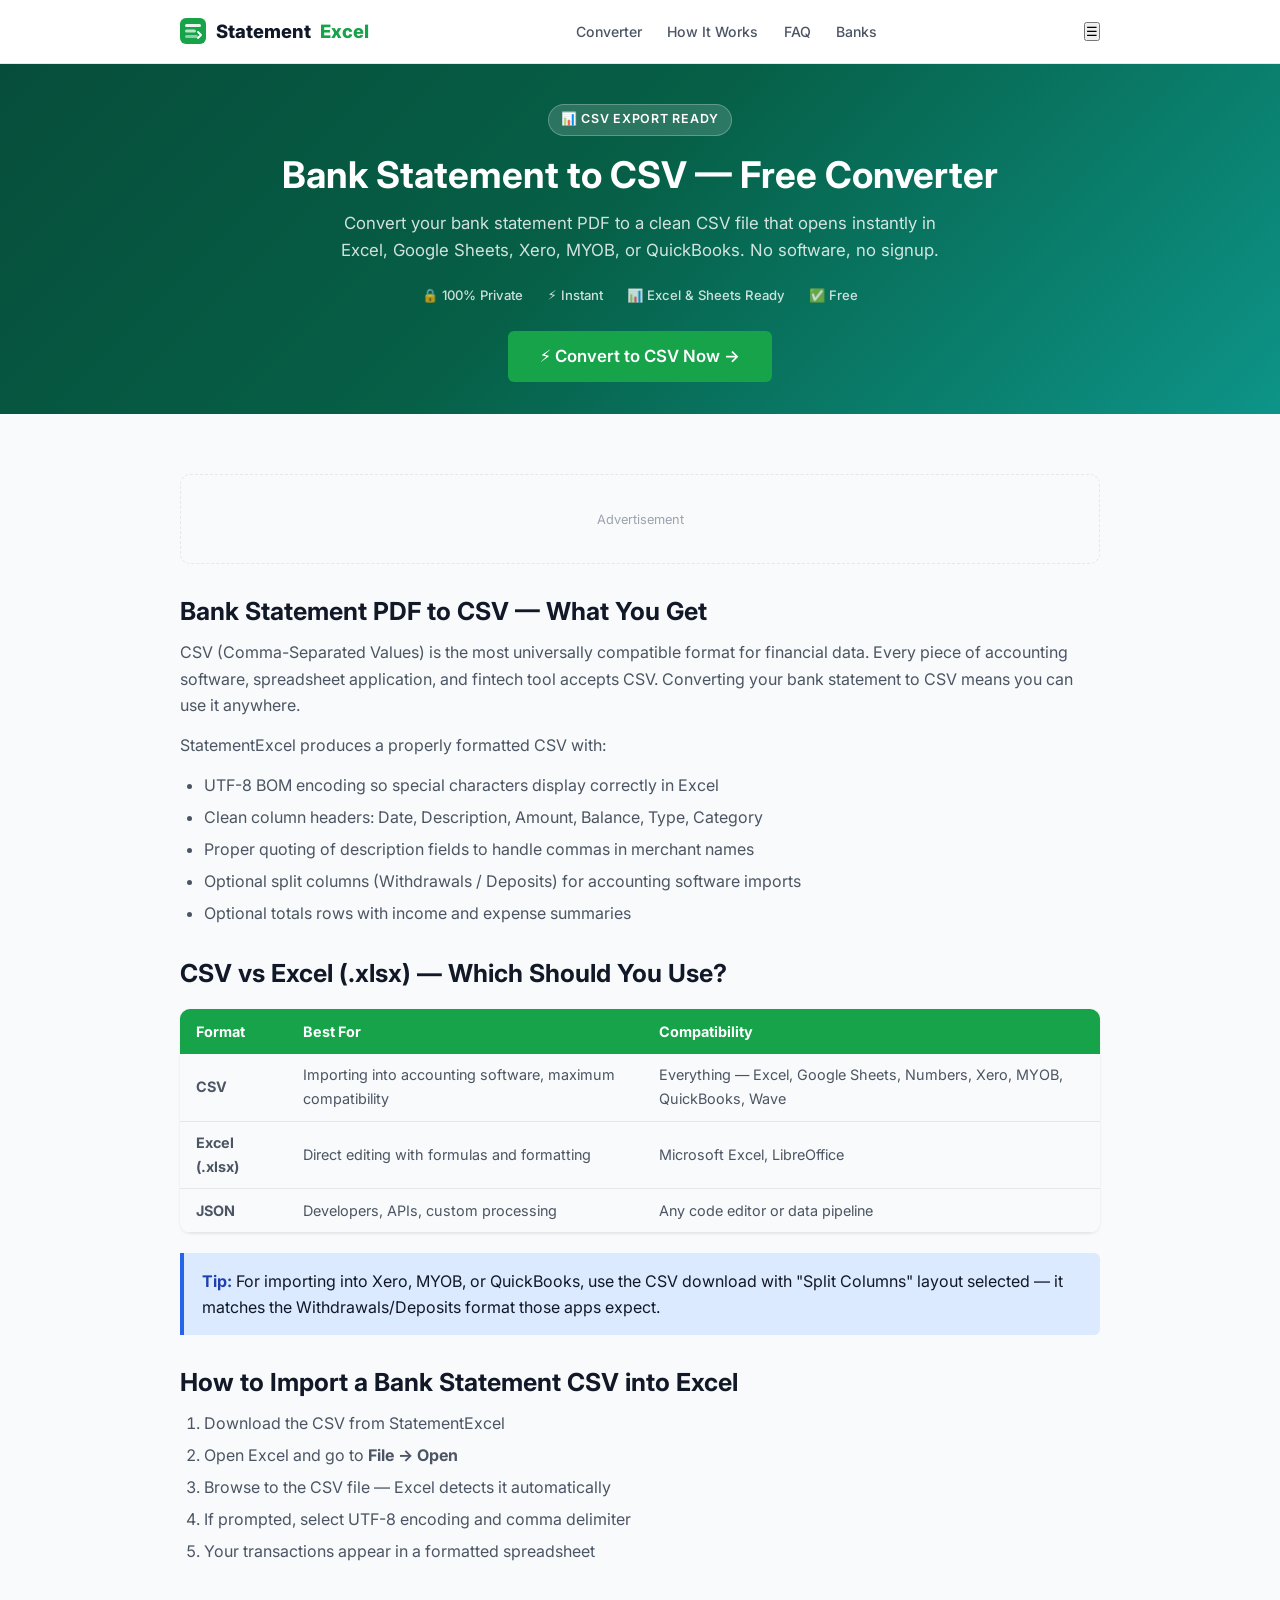
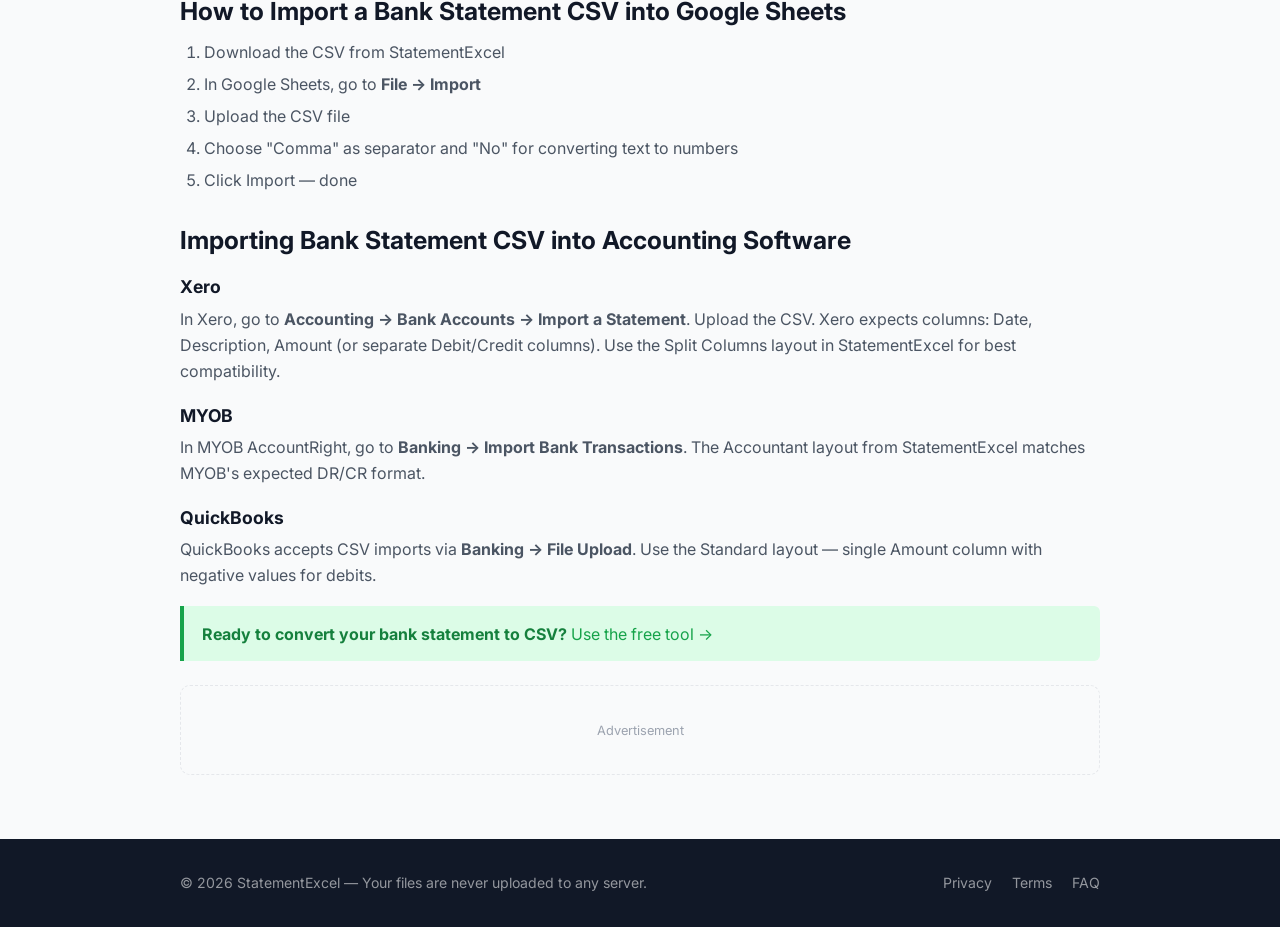
<file: seo/bank-statement-to-csv.html>
<!DOCTYPE html>
<html lang="en">
<head>
  <meta charset="UTF-8">
  <meta name="viewport" content="width=device-width, initial-scale=1.0">
  <title>Bank Statement to CSV Converter — Free Online | StatementExcel</title>
  <meta name="description" content="Convert your bank statement PDF to CSV format instantly. Free online tool — works with all banks, outputs clean CSV ready for Excel, Google Sheets, Xero, MYOB, and QuickBooks.">
  <meta name="keywords" content="bank statement to csv, convert bank statement to csv, bank statement pdf to csv, pdf to csv bank statement converter">
  <link rel="canonical" href="https://statementexcel.com/seo/bank-statement-to-csv.html">
  <meta property="og:title" content="Bank Statement to CSV Converter — Free Online">
  <meta property="og:description" content="Convert bank statement PDF to CSV in seconds. Works with all banks. Output is clean CSV compatible with Excel, Google Sheets, Xero, MYOB.">
  <meta property="og:type" content="website">
  <script type="application/ld+json">
  {
    "@context": "https://schema.org",
    "@type": "Article",
    "headline": "How to Convert a Bank Statement to CSV",
    "description": "Guide to converting bank statement PDFs to CSV format for use in Excel, Google Sheets, and accounting software.",
    "url": "https://statementexcel.com/seo/bank-statement-to-csv.html",
    "publisher": { "@type": "Organization", "name": "StatementExcel", "url": "https://statementexcel.com" }
  }
  </script>
  <link rel="preconnect" href="https://fonts.googleapis.com">
  <link rel="preconnect" href="https://fonts.gstatic.com" crossorigin>
  <link href="https://fonts.googleapis.com/css2?family=Inter:wght@400;500;600;700;800&display=swap" rel="stylesheet">
  <link rel="stylesheet" href="../css/vars.css">
  <link rel="stylesheet" href="../css/base.css">
  <link rel="stylesheet" href="../css/layout.css">
  <link rel="stylesheet" href="../css/components.css">
  <script async src="https://www.googletagmanager.com/gtag/js?id=G-93N4WFXYE1"></script>
  <script>window.dataLayer=window.dataLayer||[];function gtag(){dataLayer.push(arguments);}gtag('js',new Date());gtag('config','G-93N4WFXYE1');</script>
</head>
<body>
<div id="site-header"></div>

<section class="hero" style="padding:2.5rem 0 2rem">
  <div class="container">
    <div class="hero-badge">📊 CSV Export Ready</div>
    <h1>Bank Statement to CSV — Free Converter</h1>
    <p>Convert your bank statement PDF to a clean CSV file that opens instantly in Excel, Google Sheets, Xero, MYOB, or QuickBooks. No software, no signup.</p>
    <div class="hero-trust">
      <span>🔒 100% Private</span><span>⚡ Instant</span><span>📊 Excel &amp; Sheets Ready</span><span>✅ Free</span>
    </div>
    <div style="margin-top:1.5rem">
      <a href="../index.html" class="btn btn-primary" style="font-size:1.05rem;padding:.75rem 2rem">⚡ Convert to CSV Now →</a>
    </div>
  </div>
</section>

<main class="main-content">
  <div class="container">

    <div class="ad-slot ad-leaderboard">Advertisement</div>

    <article class="prose">

      <h2>Bank Statement PDF to CSV — What You Get</h2>
      <p>CSV (Comma-Separated Values) is the most universally compatible format for financial data. Every piece of accounting software, spreadsheet application, and fintech tool accepts CSV. Converting your bank statement to CSV means you can use it anywhere.</p>

      <p>StatementExcel produces a properly formatted CSV with:</p>
      <ul>
        <li>UTF-8 BOM encoding so special characters display correctly in Excel</li>
        <li>Clean column headers: Date, Description, Amount, Balance, Type, Category</li>
        <li>Proper quoting of description fields to handle commas in merchant names</li>
        <li>Optional split columns (Withdrawals / Deposits) for accounting software imports</li>
        <li>Optional totals rows with income and expense summaries</li>
      </ul>

      <h2>CSV vs Excel (.xlsx) — Which Should You Use?</h2>
      <table>
        <thead><tr><th>Format</th><th>Best For</th><th>Compatibility</th></tr></thead>
        <tbody>
          <tr><td><strong>CSV</strong></td><td>Importing into accounting software, maximum compatibility</td><td>Everything — Excel, Google Sheets, Numbers, Xero, MYOB, QuickBooks, Wave</td></tr>
          <tr><td><strong>Excel (.xlsx)</strong></td><td>Direct editing with formulas and formatting</td><td>Microsoft Excel, LibreOffice</td></tr>
          <tr><td><strong>JSON</strong></td><td>Developers, APIs, custom processing</td><td>Any code editor or data pipeline</td></tr>
        </tbody>
      </table>

      <div class="callout callout-blue">
        <strong>Tip:</strong> For importing into Xero, MYOB, or QuickBooks, use the CSV download with "Split Columns" layout selected — it matches the Withdrawals/Deposits format those apps expect.
      </div>

      <h2>How to Import a Bank Statement CSV into Excel</h2>
      <ol>
        <li>Download the CSV from StatementExcel</li>
        <li>Open Excel and go to <strong>File → Open</strong></li>
        <li>Browse to the CSV file — Excel detects it automatically</li>
        <li>If prompted, select UTF-8 encoding and comma delimiter</li>
        <li>Your transactions appear in a formatted spreadsheet</li>
      </ol>

      <h2>How to Import a Bank Statement CSV into Google Sheets</h2>
      <ol>
        <li>Download the CSV from StatementExcel</li>
        <li>In Google Sheets, go to <strong>File → Import</strong></li>
        <li>Upload the CSV file</li>
        <li>Choose "Comma" as separator and "No" for converting text to numbers</li>
        <li>Click Import — done</li>
      </ol>

      <h2>Importing Bank Statement CSV into Accounting Software</h2>

      <h3>Xero</h3>
      <p>In Xero, go to <strong>Accounting → Bank Accounts → Import a Statement</strong>. Upload the CSV. Xero expects columns: Date, Description, Amount (or separate Debit/Credit columns). Use the Split Columns layout in StatementExcel for best compatibility.</p>

      <h3>MYOB</h3>
      <p>In MYOB AccountRight, go to <strong>Banking → Import Bank Transactions</strong>. The Accountant layout from StatementExcel matches MYOB's expected DR/CR format.</p>

      <h3>QuickBooks</h3>
      <p>QuickBooks accepts CSV imports via <strong>Banking → File Upload</strong>. Use the Standard layout — single Amount column with negative values for debits.</p>

      <div class="callout callout-green">
        <strong>Ready to convert your bank statement to CSV?</strong> <a href="../index.html">Use the free tool →</a>
      </div>

    </article>

    <div class="ad-slot ad-banner">Advertisement</div>

  </div>
</main>

<div id="site-footer"></div>
<script src="../js/utils.js"></script>
<script src="../js/layout.js"></script>
</body>
</html>
</file>
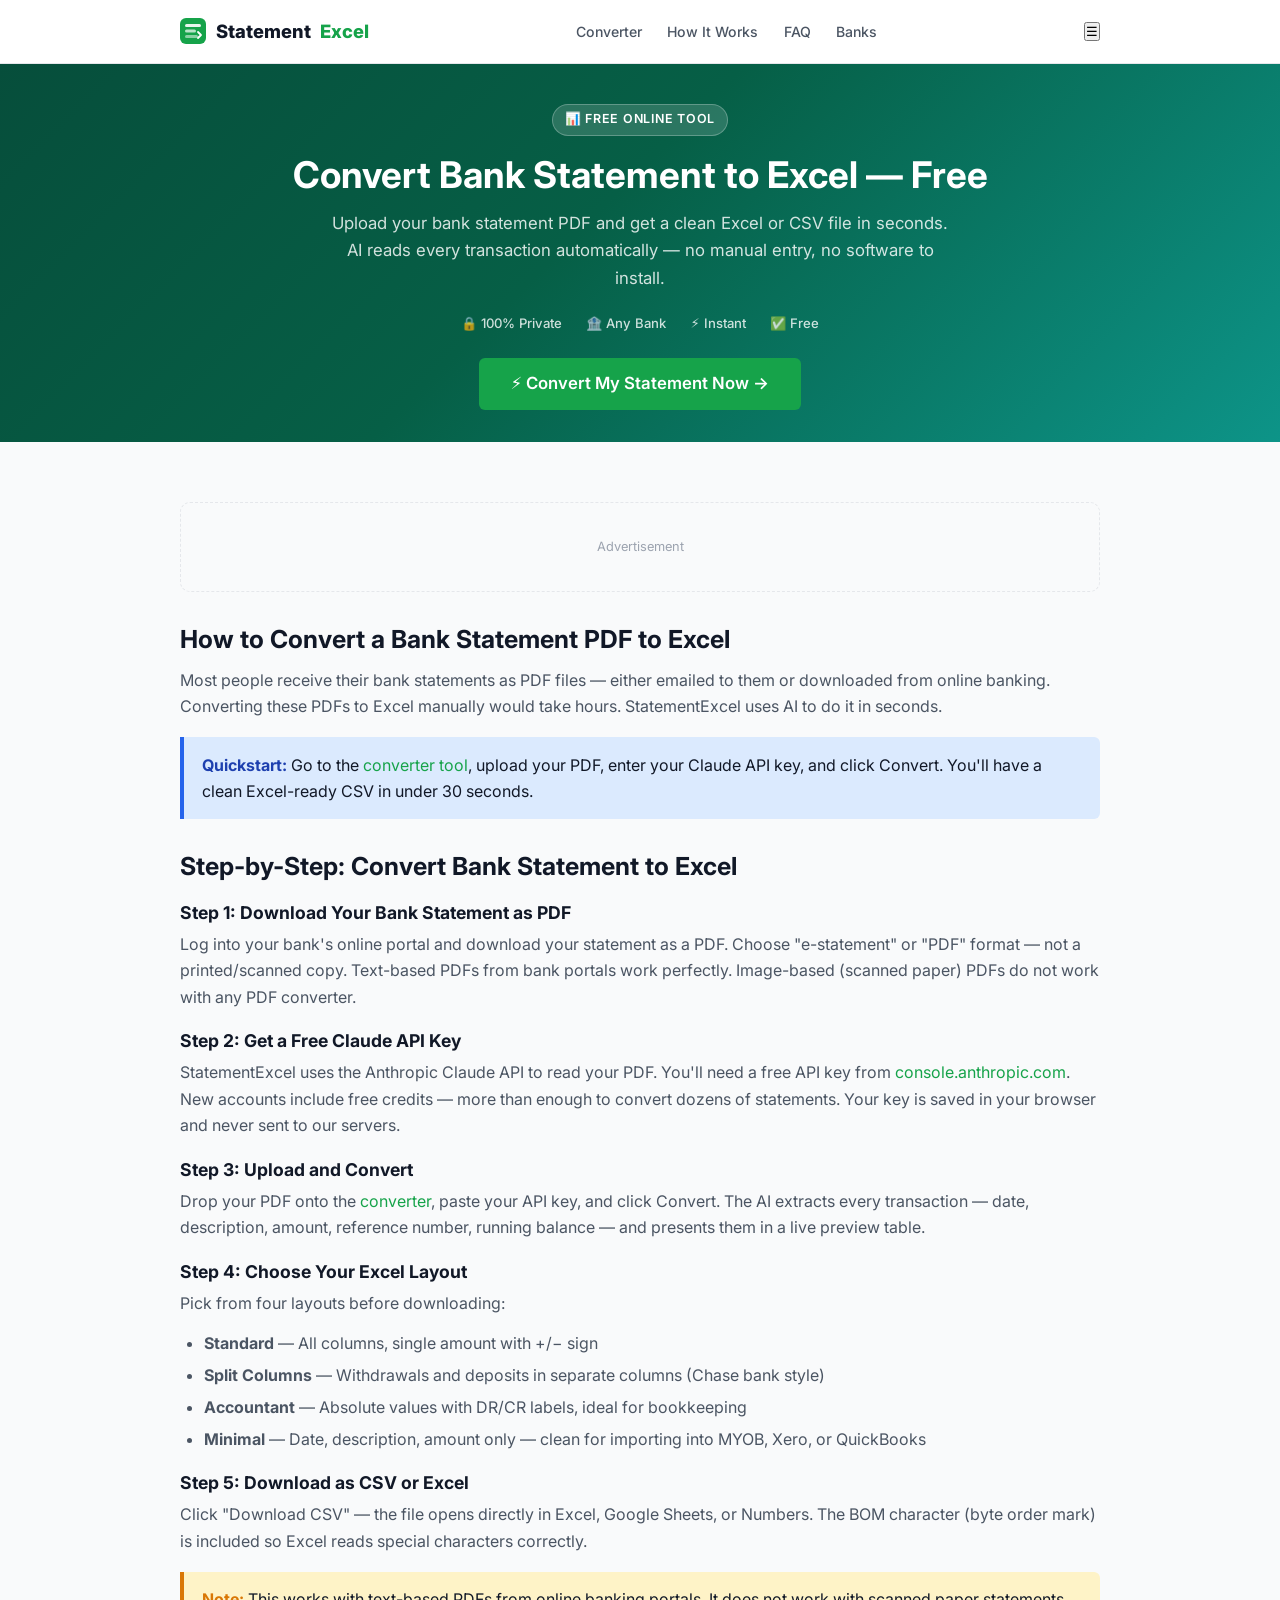
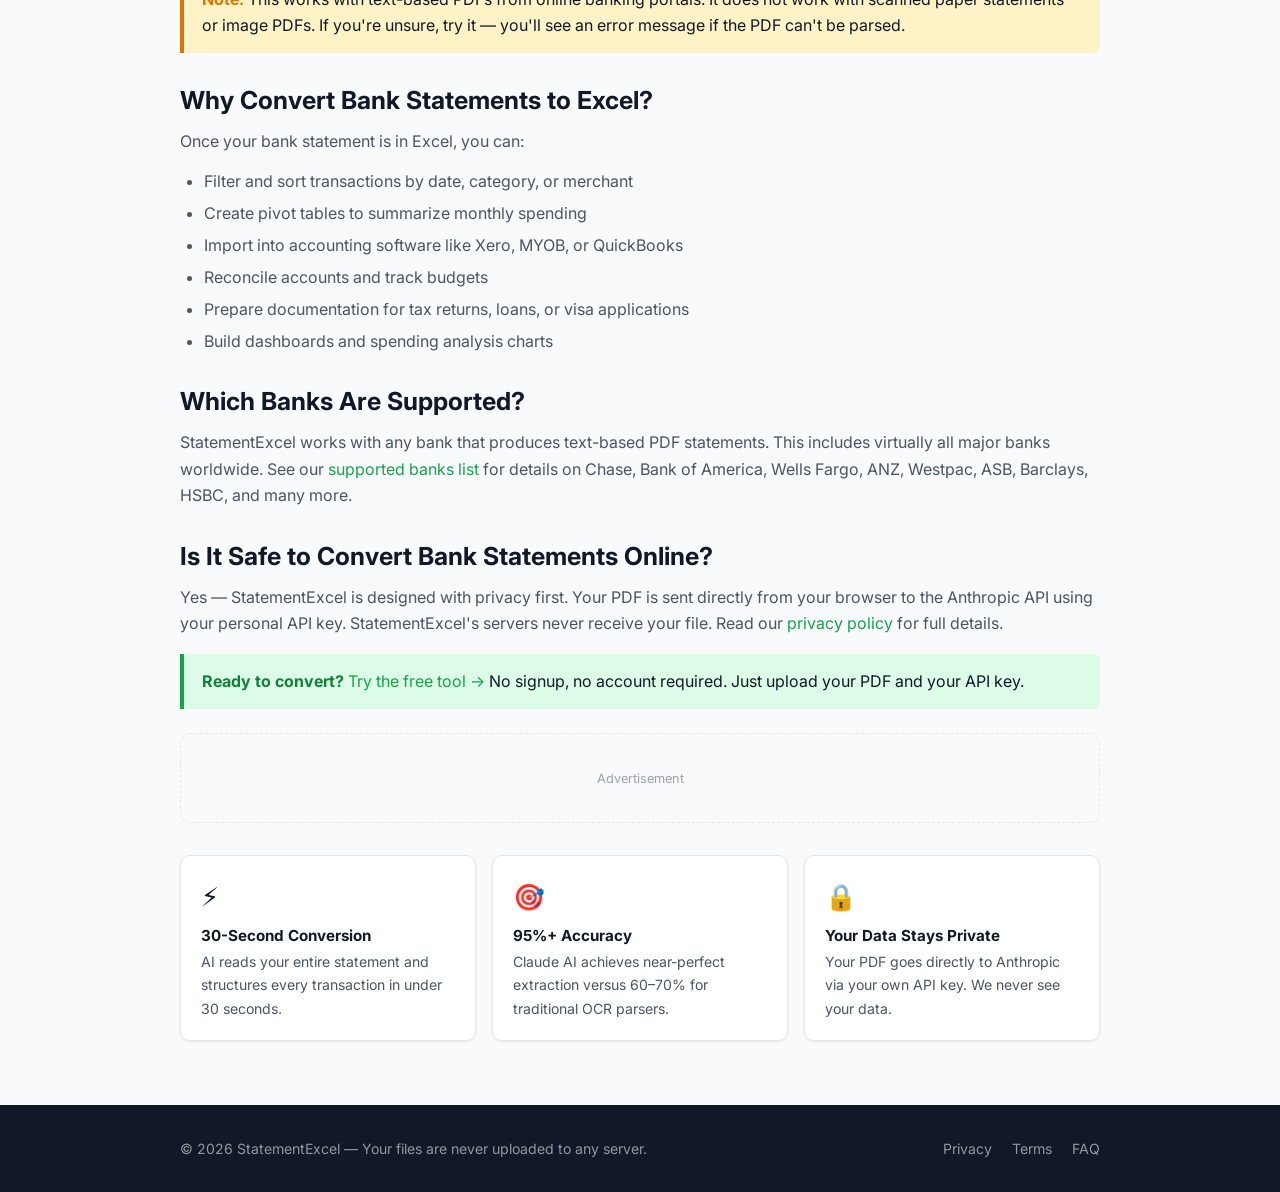
<file: seo/convert-bank-statement-to-excel.html>
<!DOCTYPE html>
<html lang="en">
<head>
  <meta charset="UTF-8">
  <meta name="viewport" content="width=device-width, initial-scale=1.0">
  <title>Convert Bank Statement to Excel Free Online | StatementExcel</title>
  <meta name="description" content="Convert any bank statement PDF to Excel in seconds. Free online tool powered by AI — works with Chase, Bank of America, Wells Fargo, ANZ, Westpac and all banks. No signup required.">
  <meta name="keywords" content="convert bank statement to excel, bank statement to excel free, convert bank statement pdf to excel, bank statement excel converter">
  <link rel="canonical" href="https://statementexcel.com/seo/convert-bank-statement-to-excel.html">
  <meta property="og:title" content="Convert Bank Statement to Excel — Free Online Tool">
  <meta property="og:description" content="Convert any bank statement PDF to a clean Excel or CSV spreadsheet. AI-powered, works with all banks, 100% private.">
  <meta property="og:type" content="website">
  <meta property="og:url" content="https://statementexcel.com/seo/convert-bank-statement-to-excel.html">
  <script type="application/ld+json">
  {
    "@context": "https://schema.org",
    "@type": "Article",
    "headline": "How to Convert a Bank Statement to Excel",
    "description": "Step-by-step guide to converting bank statement PDFs to Excel or CSV format using AI-powered tools.",
    "url": "https://statementexcel.com/seo/convert-bank-statement-to-excel.html",
    "publisher": {
      "@type": "Organization",
      "name": "StatementExcel",
      "url": "https://statementexcel.com"
    },
    "mainEntityOfPage": {
      "@type": "WebPage",
      "@id": "https://statementexcel.com/seo/convert-bank-statement-to-excel.html"
    }
  }
  </script>
  <link rel="preconnect" href="https://fonts.googleapis.com">
  <link rel="preconnect" href="https://fonts.gstatic.com" crossorigin>
  <link href="https://fonts.googleapis.com/css2?family=Inter:wght@400;500;600;700;800&display=swap" rel="stylesheet">
  <link rel="stylesheet" href="../css/vars.css">
  <link rel="stylesheet" href="../css/base.css">
  <link rel="stylesheet" href="../css/layout.css">
  <link rel="stylesheet" href="../css/components.css">
  <script async src="https://www.googletagmanager.com/gtag/js?id=G-93N4WFXYE1"></script>
  <script>window.dataLayer=window.dataLayer||[];function gtag(){dataLayer.push(arguments);}gtag('js',new Date());gtag('config','G-93N4WFXYE1');</script>
</head>
<body>
<div id="site-header"></div>

<section class="hero" style="padding:2.5rem 0 2rem">
  <div class="container">
    <div class="hero-badge">📊 Free Online Tool</div>
    <h1>Convert Bank Statement to Excel — Free</h1>
    <p>Upload your bank statement PDF and get a clean Excel or CSV file in seconds. AI reads every transaction automatically — no manual entry, no software to install.</p>
    <div class="hero-trust">
      <span>🔒 100% Private</span>
      <span>🏦 Any Bank</span>
      <span>⚡ Instant</span>
      <span>✅ Free</span>
    </div>
    <div style="margin-top:1.5rem">
      <a href="../index.html" class="btn btn-primary" style="font-size:1.05rem;padding:.75rem 2rem">⚡ Convert My Statement Now →</a>
    </div>
  </div>
</section>

<main class="main-content">
  <div class="container">

    <div class="ad-slot ad-leaderboard">Advertisement</div>

    <article class="prose">

      <h2>How to Convert a Bank Statement PDF to Excel</h2>
      <p>Most people receive their bank statements as PDF files — either emailed to them or downloaded from online banking. Converting these PDFs to Excel manually would take hours. StatementExcel uses AI to do it in seconds.</p>

      <div class="callout callout-blue">
        <strong>Quickstart:</strong> Go to the <a href="../index.html">converter tool</a>, upload your PDF, enter your Claude API key, and click Convert. You'll have a clean Excel-ready CSV in under 30 seconds.
      </div>

      <h2>Step-by-Step: Convert Bank Statement to Excel</h2>

      <h3>Step 1: Download Your Bank Statement as PDF</h3>
      <p>Log into your bank's online portal and download your statement as a PDF. Choose "e-statement" or "PDF" format — not a printed/scanned copy. Text-based PDFs from bank portals work perfectly. Image-based (scanned paper) PDFs do not work with any PDF converter.</p>

      <h3>Step 2: Get a Free Claude API Key</h3>
      <p>StatementExcel uses the Anthropic Claude API to read your PDF. You'll need a free API key from <a href="https://console.anthropic.com" target="_blank" rel="noopener">console.anthropic.com</a>. New accounts include free credits — more than enough to convert dozens of statements. Your key is saved in your browser and never sent to our servers.</p>

      <h3>Step 3: Upload and Convert</h3>
      <p>Drop your PDF onto the <a href="../index.html">converter</a>, paste your API key, and click Convert. The AI extracts every transaction — date, description, amount, reference number, running balance — and presents them in a live preview table.</p>

      <h3>Step 4: Choose Your Excel Layout</h3>
      <p>Pick from four layouts before downloading:</p>
      <ul>
        <li><strong>Standard</strong> — All columns, single amount with +/− sign</li>
        <li><strong>Split Columns</strong> — Withdrawals and deposits in separate columns (Chase bank style)</li>
        <li><strong>Accountant</strong> — Absolute values with DR/CR labels, ideal for bookkeeping</li>
        <li><strong>Minimal</strong> — Date, description, amount only — clean for importing into MYOB, Xero, or QuickBooks</li>
      </ul>

      <h3>Step 5: Download as CSV or Excel</h3>
      <p>Click "Download CSV" — the file opens directly in Excel, Google Sheets, or Numbers. The BOM character (byte order mark) is included so Excel reads special characters correctly.</p>

      <div class="callout callout-yellow">
        <strong>Note:</strong> This works with text-based PDFs from online banking portals. It does not work with scanned paper statements or image PDFs. If you're unsure, try it — you'll see an error message if the PDF can't be parsed.
      </div>

      <h2>Why Convert Bank Statements to Excel?</h2>
      <p>Once your bank statement is in Excel, you can:</p>
      <ul>
        <li>Filter and sort transactions by date, category, or merchant</li>
        <li>Create pivot tables to summarize monthly spending</li>
        <li>Import into accounting software like Xero, MYOB, or QuickBooks</li>
        <li>Reconcile accounts and track budgets</li>
        <li>Prepare documentation for tax returns, loans, or visa applications</li>
        <li>Build dashboards and spending analysis charts</li>
      </ul>

      <h2>Which Banks Are Supported?</h2>
      <p>StatementExcel works with any bank that produces text-based PDF statements. This includes virtually all major banks worldwide. See our <a href="../pages/banks.html">supported banks list</a> for details on Chase, Bank of America, Wells Fargo, ANZ, Westpac, ASB, Barclays, HSBC, and many more.</p>

      <h2>Is It Safe to Convert Bank Statements Online?</h2>
      <p>Yes — StatementExcel is designed with privacy first. Your PDF is sent directly from your browser to the Anthropic API using your personal API key. StatementExcel's servers never receive your file. Read our <a href="../pages/privacy.html">privacy policy</a> for full details.</p>

      <div class="callout callout-green">
        <strong>Ready to convert?</strong> <a href="../index.html">Try the free tool →</a> No signup, no account required. Just upload your PDF and your API key.
      </div>

    </article>

    <div class="ad-slot ad-banner">Advertisement</div>

    <div class="feature-grid" style="margin-top:2rem">
      <div class="feature-card">
        <div class="feature-icon">⚡</div>
        <h3>30-Second Conversion</h3>
        <p>AI reads your entire statement and structures every transaction in under 30 seconds.</p>
      </div>
      <div class="feature-card">
        <div class="feature-icon">🎯</div>
        <h3>95%+ Accuracy</h3>
        <p>Claude AI achieves near-perfect extraction versus 60–70% for traditional OCR parsers.</p>
      </div>
      <div class="feature-card">
        <div class="feature-icon">🔒</div>
        <h3>Your Data Stays Private</h3>
        <p>Your PDF goes directly to Anthropic via your own API key. We never see your data.</p>
      </div>
    </div>

  </div>
</main>

<div id="site-footer"></div>
<script src="../js/utils.js"></script>
<script src="../js/layout.js"></script>
</body>
</html>
</file>
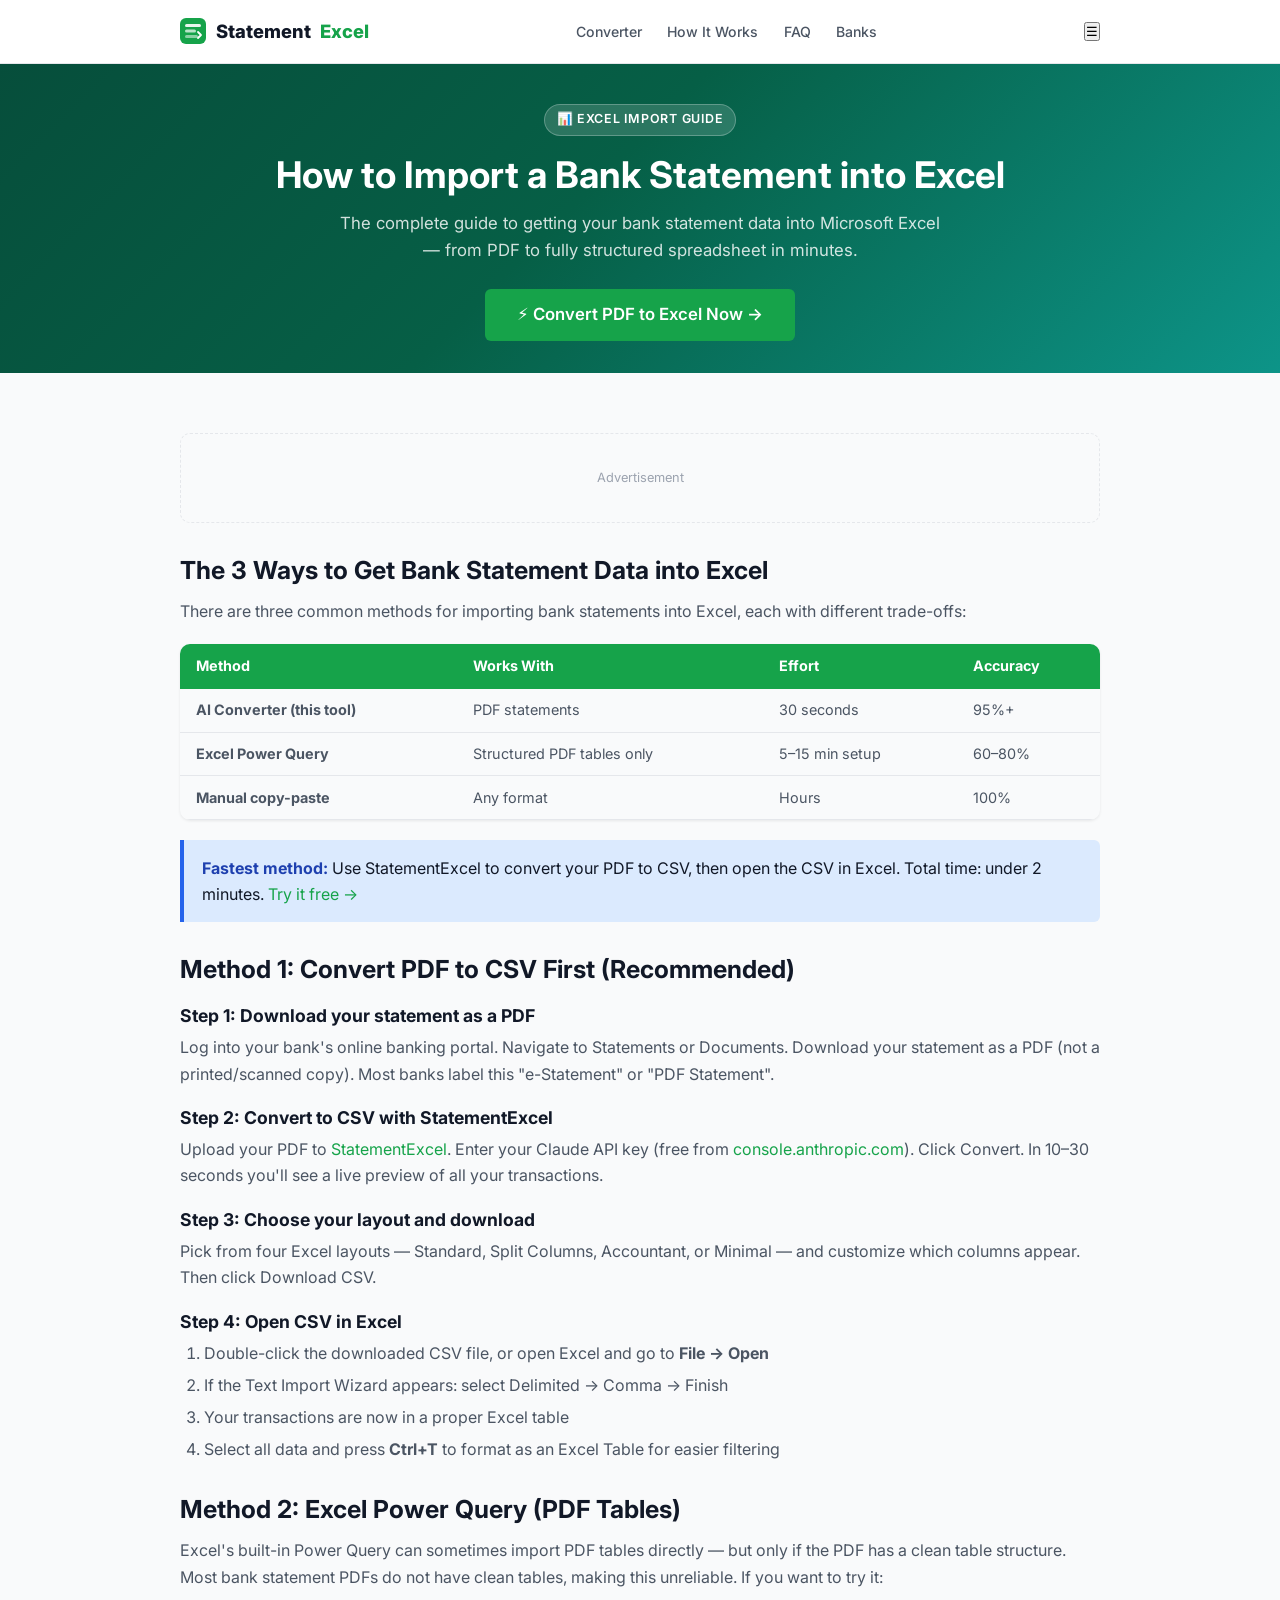
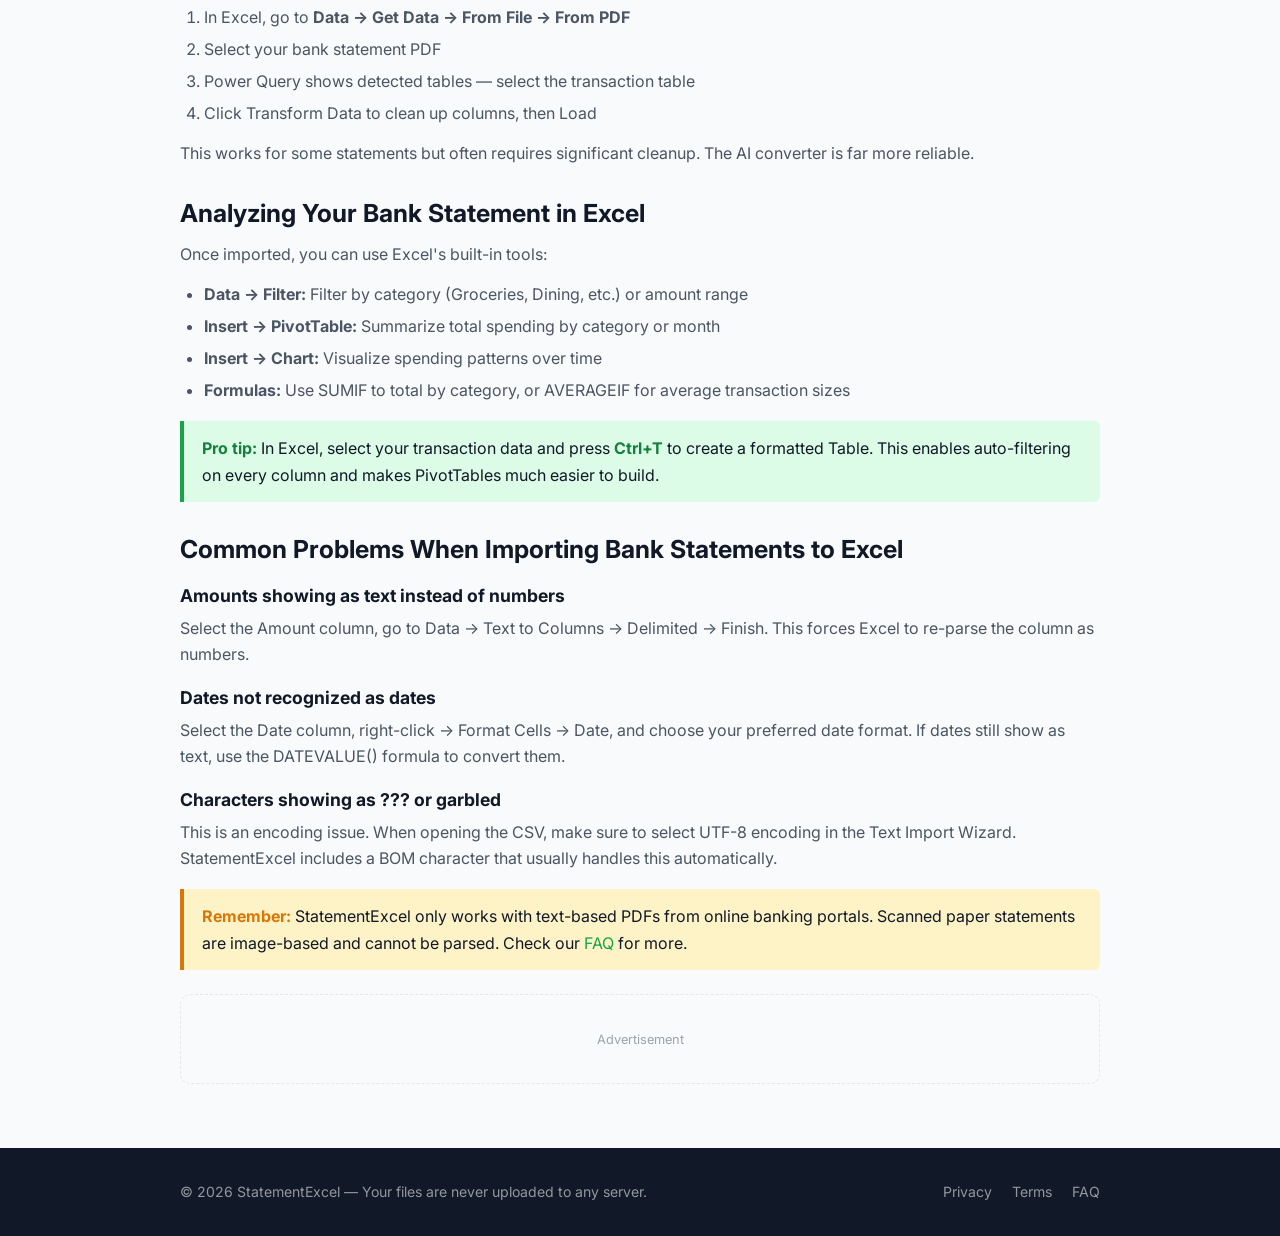
<file: seo/import-bank-statement-into-excel.html>
<!DOCTYPE html>
<html lang="en">
<head>
  <meta charset="UTF-8">
  <meta name="viewport" content="width=device-width, initial-scale=1.0">
  <title>Import Bank Statement Into Excel — Step-by-Step Guide | StatementExcel</title>
  <meta name="description" content="How to import a bank statement into Excel. Step-by-step guide for importing PDF bank statements, CSV files, and OFX files into Microsoft Excel. Free tool included.">
  <meta name="keywords" content="import bank statement into excel, how to import bank statement into excel, bank statement import excel, bank statement excel import">
  <link rel="canonical" href="https://statementexcel.com/seo/import-bank-statement-into-excel.html">
  <meta property="og:title" content="How to Import a Bank Statement into Excel">
  <meta property="og:description" content="Step-by-step guide to importing bank statement PDFs and CSV files into Microsoft Excel. Free AI converter included.">
  <meta property="og:type" content="article">
  <script type="application/ld+json">
  {
    "@context": "https://schema.org",
    "@type": "HowTo",
    "name": "How to Import a Bank Statement into Excel",
    "description": "Step-by-step guide to importing bank statement PDFs and CSV files into Microsoft Excel.",
    "url": "https://statementexcel.com/seo/import-bank-statement-into-excel.html",
    "step": [
      { "@type": "HowToStep", "name": "Download your bank statement as PDF", "text": "Log into your bank's online portal and download your statement as a text-based PDF." },
      { "@type": "HowToStep", "name": "Convert PDF to CSV", "text": "Use StatementExcel to convert the PDF to a CSV file with properly structured columns." },
      { "@type": "HowToStep", "name": "Open the CSV in Excel", "text": "Open Excel, go to File → Open, and select the CSV file. Choose UTF-8 encoding if prompted." },
      { "@type": "HowToStep", "name": "Format and filter", "text": "Use Excel's Data → Filter, PivotTables, and charts to analyze your transactions." }
    ]
  }
  </script>
  <link rel="preconnect" href="https://fonts.googleapis.com">
  <link rel="preconnect" href="https://fonts.gstatic.com" crossorigin>
  <link href="https://fonts.googleapis.com/css2?family=Inter:wght@400;500;600;700;800&display=swap" rel="stylesheet">
  <link rel="stylesheet" href="../css/vars.css">
  <link rel="stylesheet" href="../css/base.css">
  <link rel="stylesheet" href="../css/layout.css">
  <link rel="stylesheet" href="../css/components.css">
  <script async src="https://www.googletagmanager.com/gtag/js?id=G-93N4WFXYE1"></script>
  <script>window.dataLayer=window.dataLayer||[];function gtag(){dataLayer.push(arguments);}gtag('js',new Date());gtag('config','G-93N4WFXYE1');</script>
</head>
<body>
<div id="site-header"></div>

<section class="hero" style="padding:2.5rem 0 2rem">
  <div class="container">
    <div class="hero-badge">📊 Excel Import Guide</div>
    <h1>How to Import a Bank Statement into Excel</h1>
    <p>The complete guide to getting your bank statement data into Microsoft Excel — from PDF to fully structured spreadsheet in minutes.</p>
    <div style="margin-top:1.5rem">
      <a href="../index.html" class="btn btn-primary" style="font-size:1.05rem;padding:.75rem 2rem">⚡ Convert PDF to Excel Now →</a>
    </div>
  </div>
</section>

<main class="main-content">
  <div class="container">

    <div class="ad-slot ad-leaderboard">Advertisement</div>

    <article class="prose">

      <h2>The 3 Ways to Get Bank Statement Data into Excel</h2>
      <p>There are three common methods for importing bank statements into Excel, each with different trade-offs:</p>

      <table>
        <thead><tr><th>Method</th><th>Works With</th><th>Effort</th><th>Accuracy</th></tr></thead>
        <tbody>
          <tr><td><strong>AI Converter (this tool)</strong></td><td>PDF statements</td><td>30 seconds</td><td>95%+</td></tr>
          <tr><td><strong>Excel Power Query</strong></td><td>Structured PDF tables only</td><td>5–15 min setup</td><td>60–80%</td></tr>
          <tr><td><strong>Manual copy-paste</strong></td><td>Any format</td><td>Hours</td><td>100%</td></tr>
        </tbody>
      </table>

      <div class="callout callout-blue">
        <strong>Fastest method:</strong> Use StatementExcel to convert your PDF to CSV, then open the CSV in Excel. Total time: under 2 minutes. <a href="../index.html">Try it free →</a>
      </div>

      <h2>Method 1: Convert PDF to CSV First (Recommended)</h2>

      <h3>Step 1: Download your statement as a PDF</h3>
      <p>Log into your bank's online banking portal. Navigate to Statements or Documents. Download your statement as a PDF (not a printed/scanned copy). Most banks label this "e-Statement" or "PDF Statement".</p>

      <h3>Step 2: Convert to CSV with StatementExcel</h3>
      <p>Upload your PDF to <a href="../index.html">StatementExcel</a>. Enter your Claude API key (free from <a href="https://console.anthropic.com" target="_blank" rel="noopener">console.anthropic.com</a>). Click Convert. In 10–30 seconds you'll see a live preview of all your transactions.</p>

      <h3>Step 3: Choose your layout and download</h3>
      <p>Pick from four Excel layouts — Standard, Split Columns, Accountant, or Minimal — and customize which columns appear. Then click Download CSV.</p>

      <h3>Step 4: Open CSV in Excel</h3>
      <ol>
        <li>Double-click the downloaded CSV file, or open Excel and go to <strong>File → Open</strong></li>
        <li>If the Text Import Wizard appears: select Delimited → Comma → Finish</li>
        <li>Your transactions are now in a proper Excel table</li>
        <li>Select all data and press <strong>Ctrl+T</strong> to format as an Excel Table for easier filtering</li>
      </ol>

      <h2>Method 2: Excel Power Query (PDF Tables)</h2>
      <p>Excel's built-in Power Query can sometimes import PDF tables directly — but only if the PDF has a clean table structure. Most bank statement PDFs do not have clean tables, making this unreliable. If you want to try it:</p>
      <ol>
        <li>In Excel, go to <strong>Data → Get Data → From File → From PDF</strong></li>
        <li>Select your bank statement PDF</li>
        <li>Power Query shows detected tables — select the transaction table</li>
        <li>Click Transform Data to clean up columns, then Load</li>
      </ol>
      <p>This works for some statements but often requires significant cleanup. The AI converter is far more reliable.</p>

      <h2>Analyzing Your Bank Statement in Excel</h2>
      <p>Once imported, you can use Excel's built-in tools:</p>
      <ul>
        <li><strong>Data → Filter:</strong> Filter by category (Groceries, Dining, etc.) or amount range</li>
        <li><strong>Insert → PivotTable:</strong> Summarize total spending by category or month</li>
        <li><strong>Insert → Chart:</strong> Visualize spending patterns over time</li>
        <li><strong>Formulas:</strong> Use SUMIF to total by category, or AVERAGEIF for average transaction sizes</li>
      </ul>

      <div class="callout callout-green">
        <strong>Pro tip:</strong> In Excel, select your transaction data and press <strong>Ctrl+T</strong> to create a formatted Table. This enables auto-filtering on every column and makes PivotTables much easier to build.
      </div>

      <h2>Common Problems When Importing Bank Statements to Excel</h2>

      <h3>Amounts showing as text instead of numbers</h3>
      <p>Select the Amount column, go to Data → Text to Columns → Delimited → Finish. This forces Excel to re-parse the column as numbers.</p>

      <h3>Dates not recognized as dates</h3>
      <p>Select the Date column, right-click → Format Cells → Date, and choose your preferred date format. If dates still show as text, use the DATEVALUE() formula to convert them.</p>

      <h3>Characters showing as ??? or garbled</h3>
      <p>This is an encoding issue. When opening the CSV, make sure to select UTF-8 encoding in the Text Import Wizard. StatementExcel includes a BOM character that usually handles this automatically.</p>

      <div class="callout callout-yellow">
        <strong>Remember:</strong> StatementExcel only works with text-based PDFs from online banking portals. Scanned paper statements are image-based and cannot be parsed. Check our <a href="../pages/faq.html">FAQ</a> for more.
      </div>

    </article>

    <div class="ad-slot ad-banner">Advertisement</div>

  </div>
</main>

<div id="site-footer"></div>
<script src="../js/utils.js"></script>
<script src="../js/layout.js"></script>
</body>
</html>
</file>
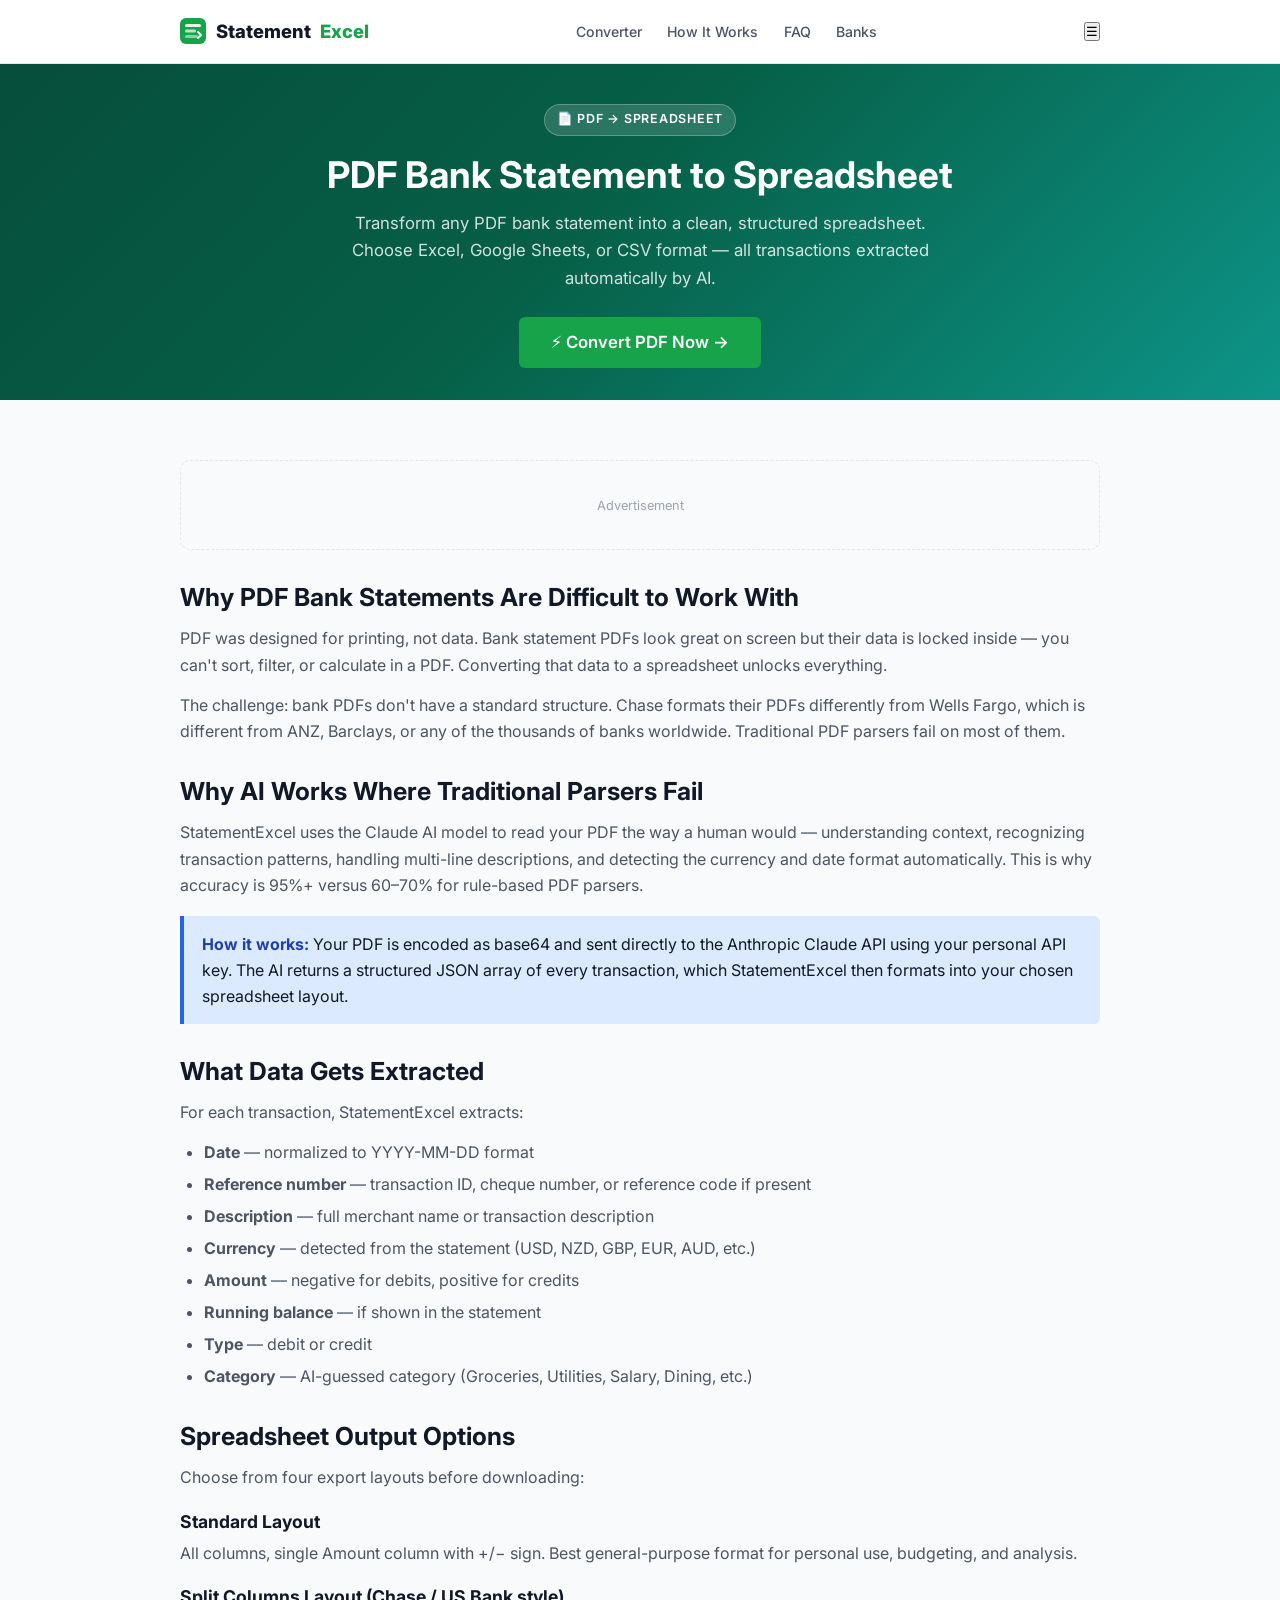
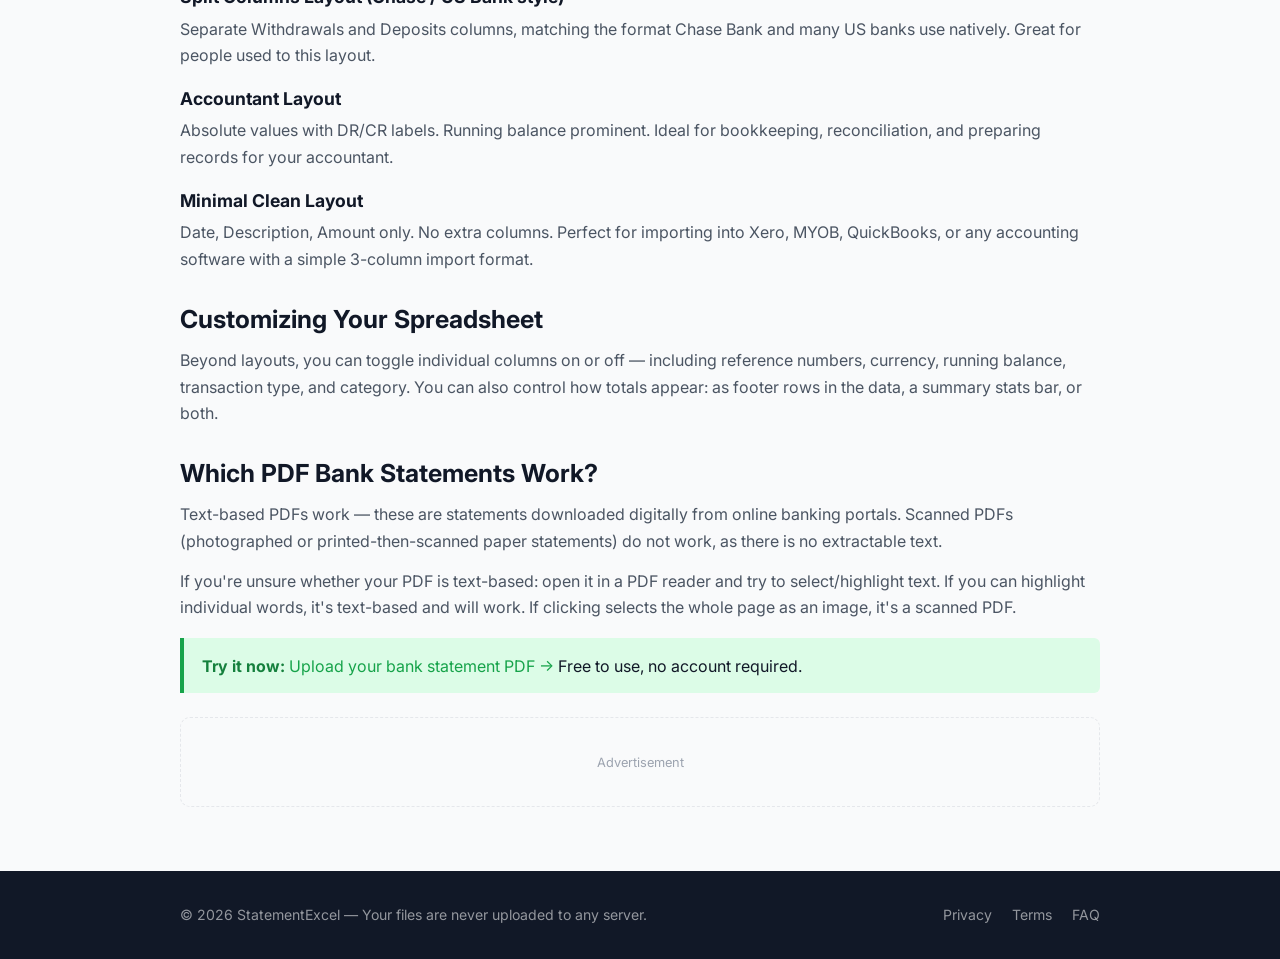
<file: seo/pdf-bank-statement-to-spreadsheet.html>
<!DOCTYPE html>
<html lang="en">
<head>
  <meta charset="UTF-8">
  <meta name="viewport" content="width=device-width, initial-scale=1.0">
  <title>PDF Bank Statement to Spreadsheet Converter | StatementExcel</title>
  <meta name="description" content="Convert PDF bank statements to spreadsheet format instantly. AI-powered tool works with any bank PDF — exports to CSV, Excel, or Google Sheets ready format. Free and private.">
  <meta name="keywords" content="pdf bank statement to spreadsheet, bank statement pdf to spreadsheet, convert pdf bank statement to spreadsheet, pdf to spreadsheet bank">
  <link rel="canonical" href="https://statementexcel.com/seo/pdf-bank-statement-to-spreadsheet.html">
  <meta property="og:title" content="PDF Bank Statement to Spreadsheet Converter">
  <meta property="og:description" content="Convert any PDF bank statement to a clean spreadsheet instantly. AI-powered, works with all banks.">
  <meta property="og:type" content="website">
  <script type="application/ld+json">
  {
    "@context": "https://schema.org",
    "@type": "Article",
    "headline": "PDF Bank Statement to Spreadsheet: The Complete Guide",
    "description": "How to convert PDF bank statements to spreadsheet format using AI tools.",
    "url": "https://statementexcel.com/seo/pdf-bank-statement-to-spreadsheet.html",
    "publisher": { "@type": "Organization", "name": "StatementExcel", "url": "https://statementexcel.com" }
  }
  </script>
  <link rel="preconnect" href="https://fonts.googleapis.com">
  <link rel="preconnect" href="https://fonts.gstatic.com" crossorigin>
  <link href="https://fonts.googleapis.com/css2?family=Inter:wght@400;500;600;700;800&display=swap" rel="stylesheet">
  <link rel="stylesheet" href="../css/vars.css">
  <link rel="stylesheet" href="../css/base.css">
  <link rel="stylesheet" href="../css/layout.css">
  <link rel="stylesheet" href="../css/components.css">
  <script async src="https://www.googletagmanager.com/gtag/js?id=G-93N4WFXYE1"></script>
  <script>window.dataLayer=window.dataLayer||[];function gtag(){dataLayer.push(arguments);}gtag('js',new Date());gtag('config','G-93N4WFXYE1');</script>
</head>
<body>
<div id="site-header"></div>

<section class="hero" style="padding:2.5rem 0 2rem">
  <div class="container">
    <div class="hero-badge">📄 PDF → Spreadsheet</div>
    <h1>PDF Bank Statement to Spreadsheet</h1>
    <p>Transform any PDF bank statement into a clean, structured spreadsheet. Choose Excel, Google Sheets, or CSV format — all transactions extracted automatically by AI.</p>
    <div style="margin-top:1.5rem">
      <a href="../index.html" class="btn btn-primary" style="font-size:1.05rem;padding:.75rem 2rem">⚡ Convert PDF Now →</a>
    </div>
  </div>
</section>

<main class="main-content">
  <div class="container">

    <div class="ad-slot ad-leaderboard">Advertisement</div>

    <article class="prose">

      <h2>Why PDF Bank Statements Are Difficult to Work With</h2>
      <p>PDF was designed for printing, not data. Bank statement PDFs look great on screen but their data is locked inside — you can't sort, filter, or calculate in a PDF. Converting that data to a spreadsheet unlocks everything.</p>

      <p>The challenge: bank PDFs don't have a standard structure. Chase formats their PDFs differently from Wells Fargo, which is different from ANZ, Barclays, or any of the thousands of banks worldwide. Traditional PDF parsers fail on most of them.</p>

      <h2>Why AI Works Where Traditional Parsers Fail</h2>
      <p>StatementExcel uses the Claude AI model to read your PDF the way a human would — understanding context, recognizing transaction patterns, handling multi-line descriptions, and detecting the currency and date format automatically. This is why accuracy is 95%+ versus 60–70% for rule-based PDF parsers.</p>

      <div class="callout callout-blue">
        <strong>How it works:</strong> Your PDF is encoded as base64 and sent directly to the Anthropic Claude API using your personal API key. The AI returns a structured JSON array of every transaction, which StatementExcel then formats into your chosen spreadsheet layout.
      </div>

      <h2>What Data Gets Extracted</h2>
      <p>For each transaction, StatementExcel extracts:</p>
      <ul>
        <li><strong>Date</strong> — normalized to YYYY-MM-DD format</li>
        <li><strong>Reference number</strong> — transaction ID, cheque number, or reference code if present</li>
        <li><strong>Description</strong> — full merchant name or transaction description</li>
        <li><strong>Currency</strong> — detected from the statement (USD, NZD, GBP, EUR, AUD, etc.)</li>
        <li><strong>Amount</strong> — negative for debits, positive for credits</li>
        <li><strong>Running balance</strong> — if shown in the statement</li>
        <li><strong>Type</strong> — debit or credit</li>
        <li><strong>Category</strong> — AI-guessed category (Groceries, Utilities, Salary, Dining, etc.)</li>
      </ul>

      <h2>Spreadsheet Output Options</h2>
      <p>Choose from four export layouts before downloading:</p>

      <h3>Standard Layout</h3>
      <p>All columns, single Amount column with +/− sign. Best general-purpose format for personal use, budgeting, and analysis.</p>

      <h3>Split Columns Layout (Chase / US Bank style)</h3>
      <p>Separate Withdrawals and Deposits columns, matching the format Chase Bank and many US banks use natively. Great for people used to this layout.</p>

      <h3>Accountant Layout</h3>
      <p>Absolute values with DR/CR labels. Running balance prominent. Ideal for bookkeeping, reconciliation, and preparing records for your accountant.</p>

      <h3>Minimal Clean Layout</h3>
      <p>Date, Description, Amount only. No extra columns. Perfect for importing into Xero, MYOB, QuickBooks, or any accounting software with a simple 3-column import format.</p>

      <h2>Customizing Your Spreadsheet</h2>
      <p>Beyond layouts, you can toggle individual columns on or off — including reference numbers, currency, running balance, transaction type, and category. You can also control how totals appear: as footer rows in the data, a summary stats bar, or both.</p>

      <h2>Which PDF Bank Statements Work?</h2>
      <p>Text-based PDFs work — these are statements downloaded digitally from online banking portals. Scanned PDFs (photographed or printed-then-scanned paper statements) do not work, as there is no extractable text.</p>

      <p>If you're unsure whether your PDF is text-based: open it in a PDF reader and try to select/highlight text. If you can highlight individual words, it's text-based and will work. If clicking selects the whole page as an image, it's a scanned PDF.</p>

      <div class="callout callout-green">
        <strong>Try it now:</strong> <a href="../index.html">Upload your bank statement PDF →</a> Free to use, no account required.
      </div>

    </article>

    <div class="ad-slot ad-banner">Advertisement</div>

  </div>
</main>

<div id="site-footer"></div>
<script src="../js/utils.js"></script>
<script src="../js/layout.js"></script>
</body>
</html>
</file>
<file: css/vars.css>
:root {
  --primary: #16a34a;
  --primary-dark: #15803d;
  --primary-light: #dcfce7;
  --accent: #0d9488;
  --accent-light: #ccfbf1;
  --info: #2563eb;
  --info-light: #dbeafe;
  --warning: #d97706;
  --warning-light: #fef3c7;
  --danger: #dc2626;

  --text-primary: #111827;
  --text-secondary: #4b5563;
  --text-muted: #9ca3af;
  --border: #e5e7eb;
  --bg: #f9fafb;
  --bg-white: #ffffff;

  --radius-sm: 6px;
  --radius: 10px;
  --radius-lg: 16px;
  --shadow-sm: 0 1px 3px rgba(0,0,0,.08);
  --shadow: 0 4px 16px rgba(0,0,0,.10);
  --shadow-lg: 0 8px 32px rgba(0,0,0,.14);

  --font: 'Inter', system-ui, -apple-system, sans-serif;
  --max-w: 960px;
  --header-h: 64px;
}
</file>
<file: css/base.css>
*, *::before, *::after { box-sizing: border-box; margin: 0; padding: 0; }
html { font-size: 16px; scroll-behavior: smooth; }
body {
  font-family: var(--font);
  background: var(--bg);
  color: var(--text-primary);
  line-height: 1.65;
  min-height: 100vh;
  display: flex;
  flex-direction: column;
}
img { max-width: 100%; display: block; }
a { color: var(--primary); text-decoration: none; }
a:hover { text-decoration: underline; }
h1,h2,h3,h4 { line-height: 1.25; font-weight: 700; }
h1 { font-size: clamp(1.6rem, 4vw, 2.3rem); }
h2 { font-size: clamp(1.2rem, 3vw, 1.55rem); }
h3 { font-size: 1.1rem; }
p { color: var(--text-secondary); margin-bottom: .8rem; }
p:last-child { margin-bottom: 0; }
ul,ol { padding-left: 1.5rem; color: var(--text-secondary); }
li { margin-bottom: .35rem; }
code { background: var(--bg); border: 1px solid var(--border); border-radius: 4px; padding: .1rem .35rem; font-size: .88em; }
.container { max-width: var(--max-w); margin: 0 auto; padding: 0 1.25rem; }
.sr-only { position:absolute;width:1px;height:1px;overflow:hidden;clip:rect(0,0,0,0); }
</file>
<file: css/layout.css>
/* ── HEADER ─────────────────────────────── */
.site-header {
  background: var(--bg-white);
  border-bottom: 1px solid var(--border);
  position: sticky; top: 0; z-index: 100;
  height: var(--header-h);
}
.site-header .container {
  display: flex; align-items: center;
  justify-content: space-between;
  height: 100%; gap: 1.5rem;
}
.logo {
  display: flex; align-items: center; gap: .6rem;
  font-weight: 800; font-size: 1.15rem;
  color: var(--text-primary); text-decoration: none; flex-shrink: 0;
}
.logo-dot { color: var(--primary); }
.site-nav { display: flex; align-items: center; gap: .2rem; }
.site-nav a {
  font-size: .88rem; font-weight: 500; color: var(--text-secondary);
  padding: .38rem .7rem; border-radius: var(--radius-sm);
  transition: color .15s, background .15s; text-decoration: none;
}
.site-nav a:hover { color: var(--primary); background: var(--primary-light); }
.site-nav a.active { color: var(--primary); background: var(--primary-light); }

/* ── HERO ───────────────────────────────── */
.hero {
  background: linear-gradient(135deg, #064e3b 0%, #065f46 45%, #0d9488 100%);
  color: #fff; padding: 3rem 0 2.5rem; text-align: center;
}
.hero h1 { color: #fff; margin-bottom: .75rem; }
.hero p { color: rgba(255,255,255,.82); font-size: 1.05rem; max-width: 620px; margin: 0 auto; }
.hero-badge {
  display: inline-flex; align-items: center; gap: .4rem;
  background: rgba(255,255,255,.15); border: 1px solid rgba(255,255,255,.25);
  color: #fff; font-size: .78rem; font-weight: 600;
  padding: .28rem .75rem; border-radius: 999px; margin-bottom: 1rem;
  text-transform: uppercase; letter-spacing: .06em;
}
.hero-trust {
  display: flex; justify-content: center; gap: 1.5rem;
  margin-top: 1.25rem; flex-wrap: wrap;
}
.hero-trust span {
  display: flex; align-items: center; gap: .35rem;
  font-size: .82rem; color: rgba(255,255,255,.8); font-weight: 500;
}

/* ── MAIN ───────────────────────────────── */
.main-content { flex: 1; padding: 2.5rem 0; }

/* ── AD SLOTS ───────────────────────────── */
.ad-slot {
  background: var(--bg); border: 1px dashed var(--border);
  border-radius: var(--radius); display: flex;
  align-items: center; justify-content: center;
  color: var(--text-muted); font-size: .8rem;
}
.ad-leaderboard { height: 90px; margin: 1.25rem 0; }
.ad-rectangle  { height: 250px; max-width: 336px; margin: 1.5rem auto; }
.ad-banner     { height: 90px; margin: 1.5rem 0; }

/* ── CALLOUTS ───────────────────────────── */
.callout {
  border-left: 4px solid; border-radius: 0 var(--radius-sm) var(--radius-sm) 0;
  padding: .9rem 1.1rem; margin: 1.1rem 0;
}
.callout-green  { border-color: var(--primary);  background: var(--primary-light); }
.callout-green  strong { color: var(--primary-dark); }
.callout-blue   { border-color: var(--info);     background: var(--info-light); }
.callout-blue   strong { color: #1e40af; }
.callout-yellow { border-color: var(--warning);  background: var(--warning-light); }
.callout-yellow strong { color: var(--warning); }

/* ── FEATURE GRID ───────────────────────── */
.feature-grid {
  display: grid; grid-template-columns: repeat(auto-fit, minmax(200px, 1fr));
  gap: 1rem; margin: 1.5rem 0;
}
.feature-card {
  background: var(--bg-white); border: 1px solid var(--border);
  border-radius: var(--radius); padding: 1.25rem;
  box-shadow: var(--shadow-sm);
}
.feature-icon { font-size: 1.6rem; margin-bottom: .5rem; }
.feature-card h3 { font-size: .95rem; margin-bottom: .3rem; }
.feature-card p  { font-size: .88rem; margin: 0; }

/* ── FAQ ────────────────────────────────── */
.faq-item { border-bottom: 1px solid var(--border); padding: 1rem 0; }
.faq-item:first-child { border-top: 1px solid var(--border); }
.faq-q {
  font-weight: 600; cursor: pointer; display: flex;
  justify-content: space-between; align-items: center;
  gap: 1rem; color: var(--text-primary); font-size: .98rem;
}
.faq-q::after { content: '+'; font-size: 1.3rem; color: var(--primary); flex-shrink: 0; }
.faq-item.open .faq-q::after { content: '−'; }
.faq-a { display: none; padding-top: .6rem; font-size: .93rem; }
.faq-item.open .faq-a { display: block; }

/* ── FOOTER ─────────────────────────────── */
.site-footer {
  background: #111827; color: rgba(255,255,255,.55);
  padding: 2rem 0; font-size: .88rem; margin-top: auto;
}
.footer-inner {
  display: flex; flex-wrap: wrap;
  align-items: center; justify-content: space-between; gap: 1rem;
}
.footer-links { display: flex; gap: 1.25rem; flex-wrap: wrap; }
.footer-links a { color: rgba(255,255,255,.55); }
.footer-links a:hover { color: #fff; }

/* ── PROSE ──────────────────────────────── */
.prose h2 { margin: 2rem 0 .75rem; }
.prose h3 { margin: 1.25rem 0 .45rem; color: var(--text-primary); }
.prose p, .prose ul, .prose ol { margin-bottom: .85rem; }
.prose table { border-collapse: collapse; width: 100%; margin: 1.25rem 0; border-radius: var(--radius); overflow: hidden; box-shadow: var(--shadow-sm); }
.prose th { background: var(--primary); color: #fff; padding: .65rem 1rem; text-align: left; font-size: .9rem; }
.prose td { padding: .6rem 1rem; border-bottom: 1px solid var(--border); font-size: .9rem; color: var(--text-secondary); }
.prose tr:nth-child(even) td { background: var(--bg); }

/* ── RESPONSIVE ─────────────────────────── */
@media (max-width: 640px) {
  .hero { padding: 2rem 0 1.75rem; }
  .hero-trust { gap: 1rem; }
  .footer-inner { flex-direction: column; text-align: center; }
  .site-nav a { font-size: .78rem; padding: .3rem .5rem; }
}
</file>
<file: css/components.css>
/* ── TOOL CARD ──────────────────────────── */
.tool-card {
  background: var(--bg-white); border: 1px solid var(--border);
  border-radius: var(--radius-lg); box-shadow: var(--shadow); overflow: hidden;
}
.tool-card-header {
  background: var(--bg); border-bottom: 1px solid var(--border);
  padding: .7rem 1.25rem; display: flex; align-items: center; gap: .75rem;
}
.tool-card-title { font-weight: 700; font-size: 1rem; color: var(--text-primary); }
.tool-card-sub   { font-size: .82rem; color: var(--text-muted); margin-left: auto; }

/* ── DROP ZONE ──────────────────────────── */
.dropzone-wrap { padding: 1.5rem 1.5rem .5rem; }
.dropzone {
  border: 2px dashed var(--border); border-radius: var(--radius);
  padding: 2.75rem 1.5rem; text-align: center; cursor: pointer;
  transition: border-color .2s, background .2s; background: var(--bg);
  position: relative;
}
.dropzone:hover, .dropzone.over { border-color: var(--primary); background: var(--primary-light); }
.dropzone input[type="file"] {
  position: absolute; inset: 0; opacity: 0; cursor: pointer; width: 100%; height: 100%;
}
.dz-icon  { font-size: 2.2rem; margin-bottom: .5rem; }
.dz-title { font-weight: 600; color: var(--text-secondary); margin-bottom: .25rem; font-size: 1rem; }
.dz-sub   { font-size: .82rem; color: var(--text-muted); margin: 0; }

/* ── FILE BADGE ─────────────────────────── */
.file-badge {
  display: flex; align-items: center; gap: .75rem;
  background: var(--primary-light); border: 1px solid #86efac;
  border-radius: var(--radius-sm); padding: .6rem 1rem; margin: .75rem 1.5rem;
}
.file-badge-icon { font-size: 1.3rem; flex-shrink: 0; }
.file-badge-name { font-weight: 600; font-size: .9rem; color: var(--text-primary); }
.file-badge-size { font-size: .8rem; color: var(--text-muted); }
.file-badge-remove {
  margin-left: auto; background: none; border: none; cursor: pointer;
  color: var(--text-muted); font-size: 1.1rem; padding: .1rem .25rem;
  border-radius: 4px; transition: color .15s;
}
.file-badge-remove:hover { color: var(--danger); }

/* ── PROGRESS ───────────────────────────── */
.progress-wrap { padding: 1rem 1.5rem; }
.progress-label {
  font-size: .88rem; font-weight: 600; color: var(--text-secondary);
  margin-bottom: .4rem; display: flex; justify-content: space-between;
}
.progress-bar-bg {
  height: 8px; background: var(--border); border-radius: 999px; overflow: hidden;
}
.progress-bar {
  height: 100%; background: var(--primary); border-radius: 999px;
  transition: width .3s ease; width: 0%;
}
.status-msg {
  font-size: .85rem; color: var(--text-secondary); margin-top: .5rem;
  min-height: 1.2rem;
}

/* ── CONTROLS ───────────────────────────── */
.tool-controls {
  display: flex; align-items: center; gap: .75rem;
  padding: 1rem 1.5rem; border-top: 1px solid var(--border); flex-wrap: wrap;
}

/* ── BUTTONS ────────────────────────────── */
.btn {
  display: inline-flex; align-items: center; gap: .45rem;
  padding: .62rem 1.4rem; border-radius: var(--radius-sm);
  font-size: .95rem; font-weight: 600; cursor: pointer; border: none;
  transition: all .15s; text-decoration: none; white-space: nowrap;
}
.btn-primary { background: var(--primary); color: #fff; }
.btn-primary:hover { background: var(--primary-dark); }
.btn-success { background: #0d9488; color: #fff; }
.btn-success:hover { background: #0f766e; }
.btn-outline {
  background: transparent; color: var(--text-secondary);
  border: 1.5px solid var(--border);
}
.btn-outline:hover { border-color: var(--primary); color: var(--primary); }
.btn:disabled { opacity: .4; cursor: not-allowed; pointer-events: none; }
.btn-sm { padding: .38rem .85rem; font-size: .85rem; }

/* ── RESULT TABLE ───────────────────────── */
.result-panel { border-top: 1px solid var(--border); }
.result-header {
  display: flex; align-items: center; gap: 1rem;
  padding: 1rem 1.5rem; background: var(--primary-light);
  border-bottom: 1px solid #86efac; flex-wrap: wrap;
}
.result-title { font-weight: 700; color: var(--primary-dark); font-size: .95rem; }
.result-count { font-size: .82rem; color: var(--text-secondary); }
.result-actions { margin-left: auto; display: flex; gap: .5rem; }
.result-table-wrap {
  overflow-x: auto; max-height: 380px; overflow-y: auto;
}
.result-table {
  width: 100%; border-collapse: collapse; font-size: .85rem; min-width: 560px;
}
.result-table th {
  background: #f0fdf4; color: var(--primary-dark); font-weight: 700;
  padding: .55rem .9rem; text-align: left; border-bottom: 2px solid #bbf7d0;
  position: sticky; top: 0;
}
.result-table td {
  padding: .5rem .9rem; border-bottom: 1px solid var(--border);
  color: var(--text-secondary); vertical-align: top;
}
.result-table tr:nth-child(even) td { background: #fafafa; }
.result-table tr:hover td { background: var(--primary-light); }
.amount-positive { color: var(--primary); font-weight: 600; }
.amount-negative { color: var(--danger); font-weight: 600; }
.summary-bar {
  display: flex; gap: 1.5rem; padding: .75rem 1.5rem;
  background: var(--bg); border-top: 1px solid var(--border); flex-wrap: wrap;
}
.sum-item { display: flex; flex-direction: column; gap: .1rem; }
.sum-label { font-size: .72rem; text-transform: uppercase; letter-spacing: .06em; color: var(--text-muted); font-weight: 600; }
.sum-value { font-size: 1rem; font-weight: 700; }
.sum-value.pos { color: var(--primary); }
.sum-value.neg { color: var(--danger); }

/* ── API KEY INPUT ──────────────────────── */
.api-row {
  padding: .75rem 1.5rem; border-top: 1px solid var(--border);
  display: flex; align-items: center; gap: .75rem; flex-wrap: wrap;
}
.api-row label { font-size: .85rem; font-weight: 600; color: var(--text-secondary); white-space: nowrap; }
.api-input {
  flex: 1; min-width: 220px; padding: .5rem .8rem;
  border: 1.5px solid var(--border); border-radius: var(--radius-sm);
  font-size: .88rem; font-family: var(--font);
  transition: border-color .15s; background: var(--bg-white);
}
.api-input:focus { outline: none; border-color: var(--primary); }
.api-hint { font-size: .78rem; color: var(--text-muted); }

/* ── TOAST ──────────────────────────────── */
#toast-container { position: fixed; bottom: 1.5rem; right: 1.5rem; z-index: 999; display: flex; flex-direction: column; gap: .5rem; }
.toast {
  background: #111827; color: #fff; padding: .65rem 1.1rem;
  border-radius: var(--radius-sm); font-size: .88rem; font-weight: 500;
  box-shadow: var(--shadow-lg); animation: ti .2s ease;
}
.toast.success { background: var(--primary); }
.toast.error   { background: var(--danger); }
@keyframes ti { from { opacity:0;transform:translateY(8px); } to { opacity:1;transform:none; } }

/* ── STEPS ──────────────────────────────── */
.steps { display: flex; gap: 0; margin: 1.5rem 0; flex-wrap: wrap; }
.step {
  flex: 1; min-width: 160px; display: flex; flex-direction: column;
  align-items: center; text-align: center; padding: 1.25rem 1rem;
  background: var(--bg-white); border: 1px solid var(--border);
  border-right: none; position: relative;
}
.step:first-child { border-radius: var(--radius) 0 0 var(--radius); }
.step:last-child  { border-radius: 0 var(--radius) var(--radius) 0; border-right: 1px solid var(--border); }
.step-num {
  width: 32px; height: 32px; background: var(--primary); color: #fff;
  border-radius: 50%; display: flex; align-items: center; justify-content: center;
  font-weight: 700; font-size: .9rem; margin-bottom: .5rem; flex-shrink: 0;
}
.step h3 { font-size: .88rem; margin-bottom: .2rem; }
.step p  { font-size: .8rem; margin: 0; }

/* ── RESPONSIVE ─────────────────────────── */
@media (max-width: 600px) {
  .tool-controls { gap: .5rem; }
  .steps { flex-direction: column; }
  .step { border-right: 1px solid var(--border); border-bottom: none; border-radius: 0; }
  .step:first-child { border-radius: var(--radius) var(--radius) 0 0; }
  .step:last-child  { border-radius: 0 0 var(--radius) var(--radius); border-bottom: 1px solid var(--border); }
  .result-actions { width: 100%; }
}
</file>
